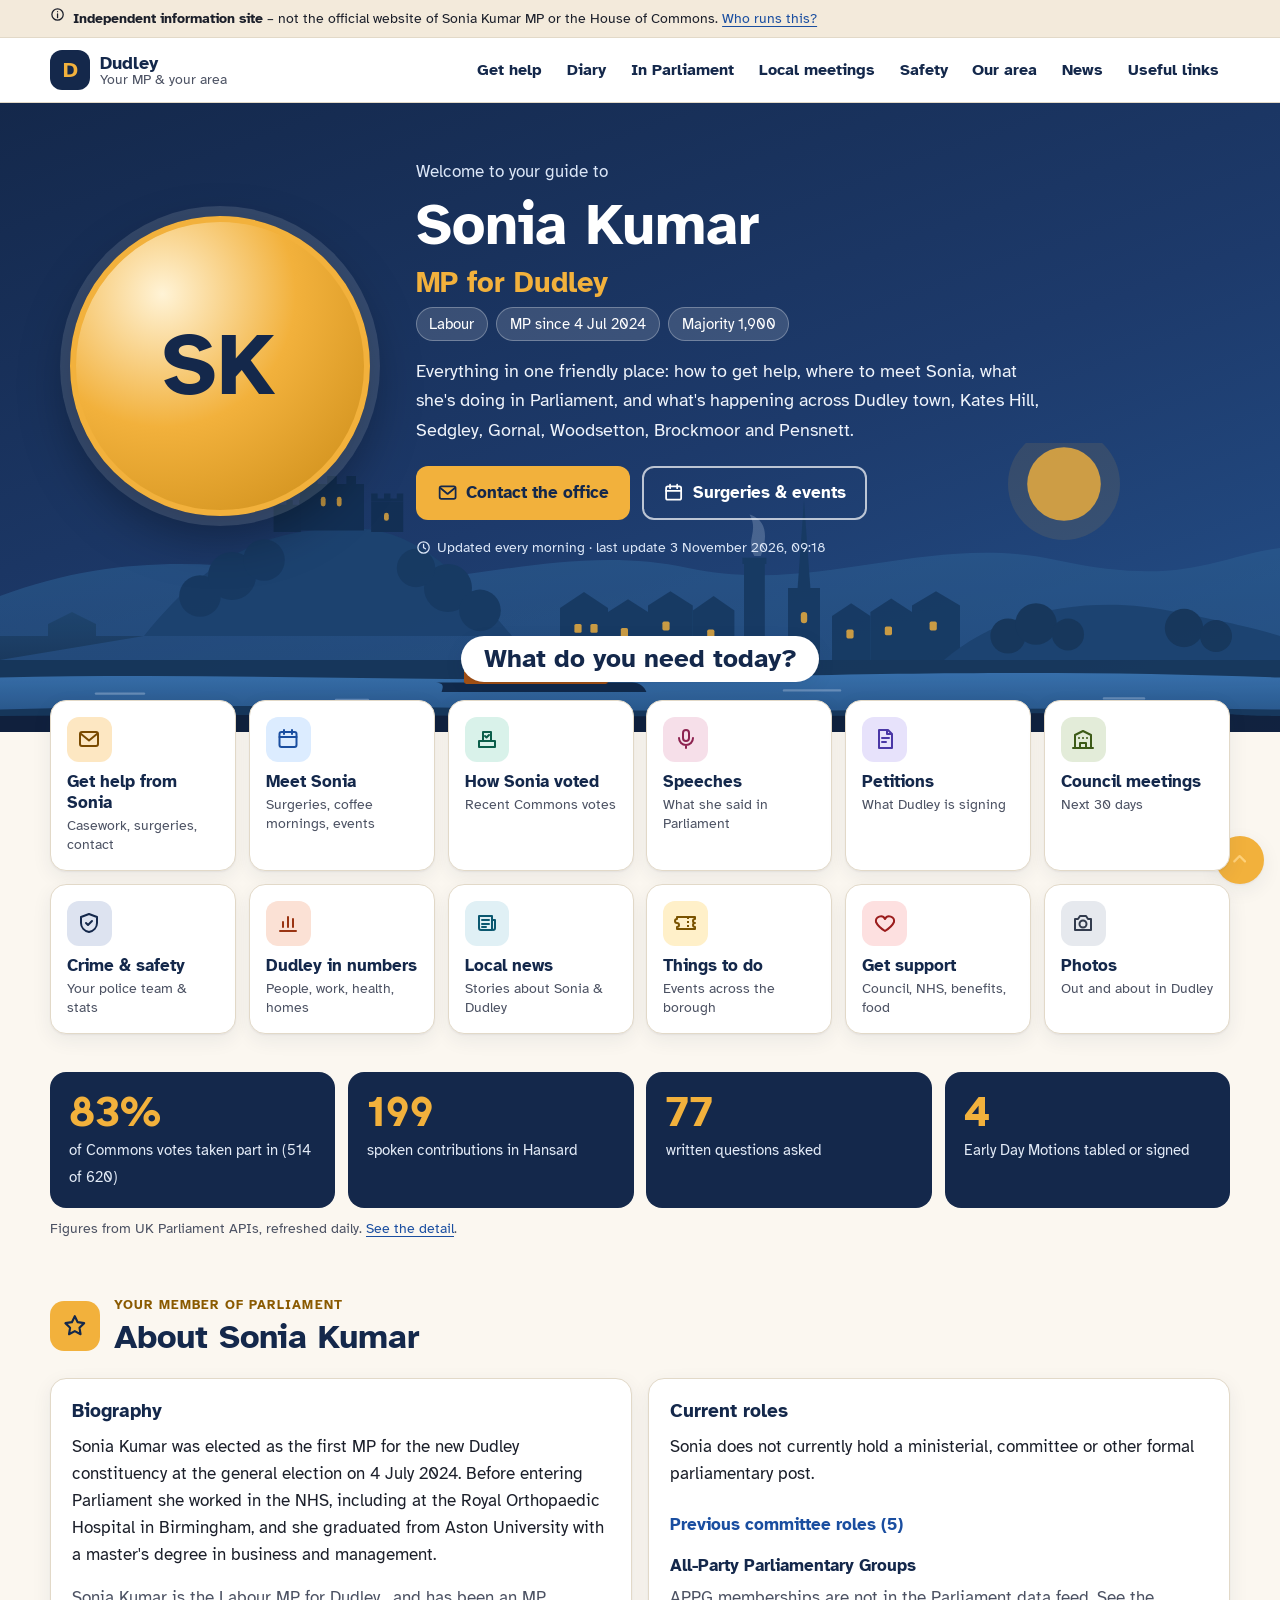
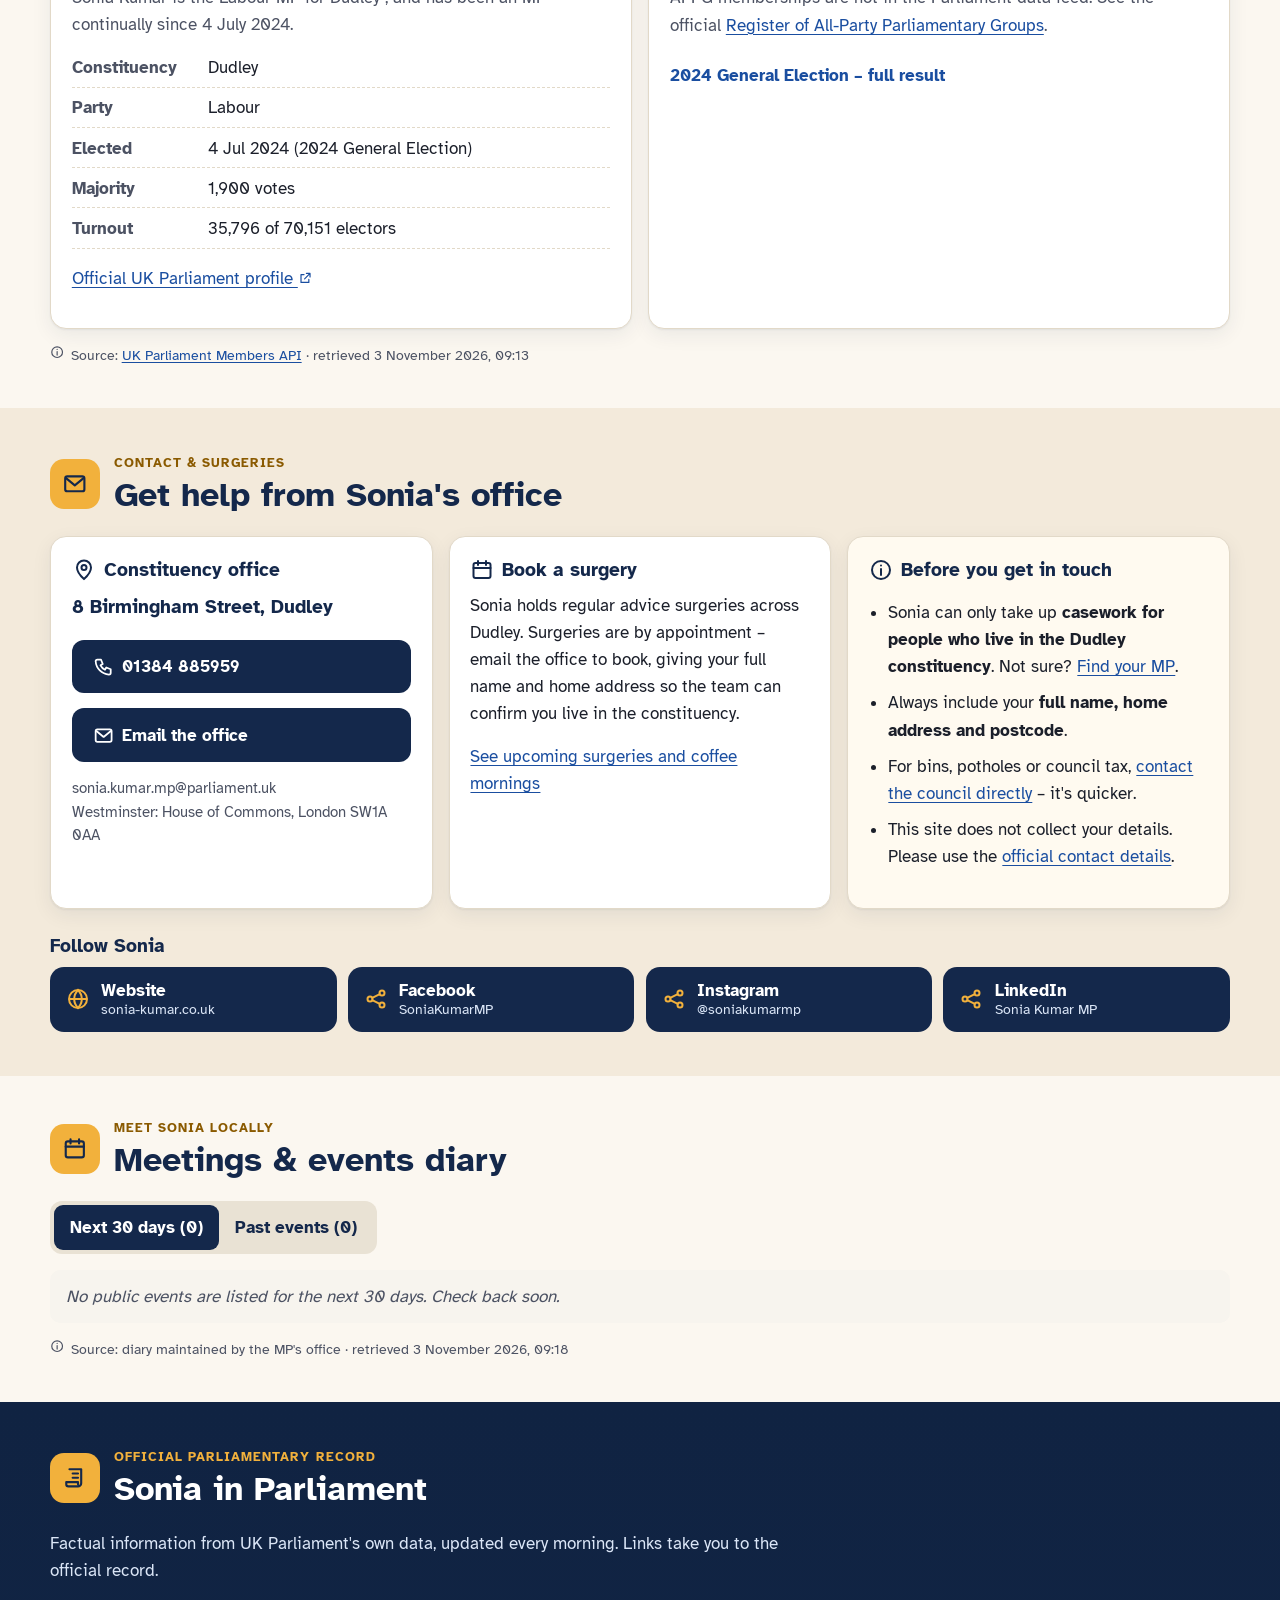
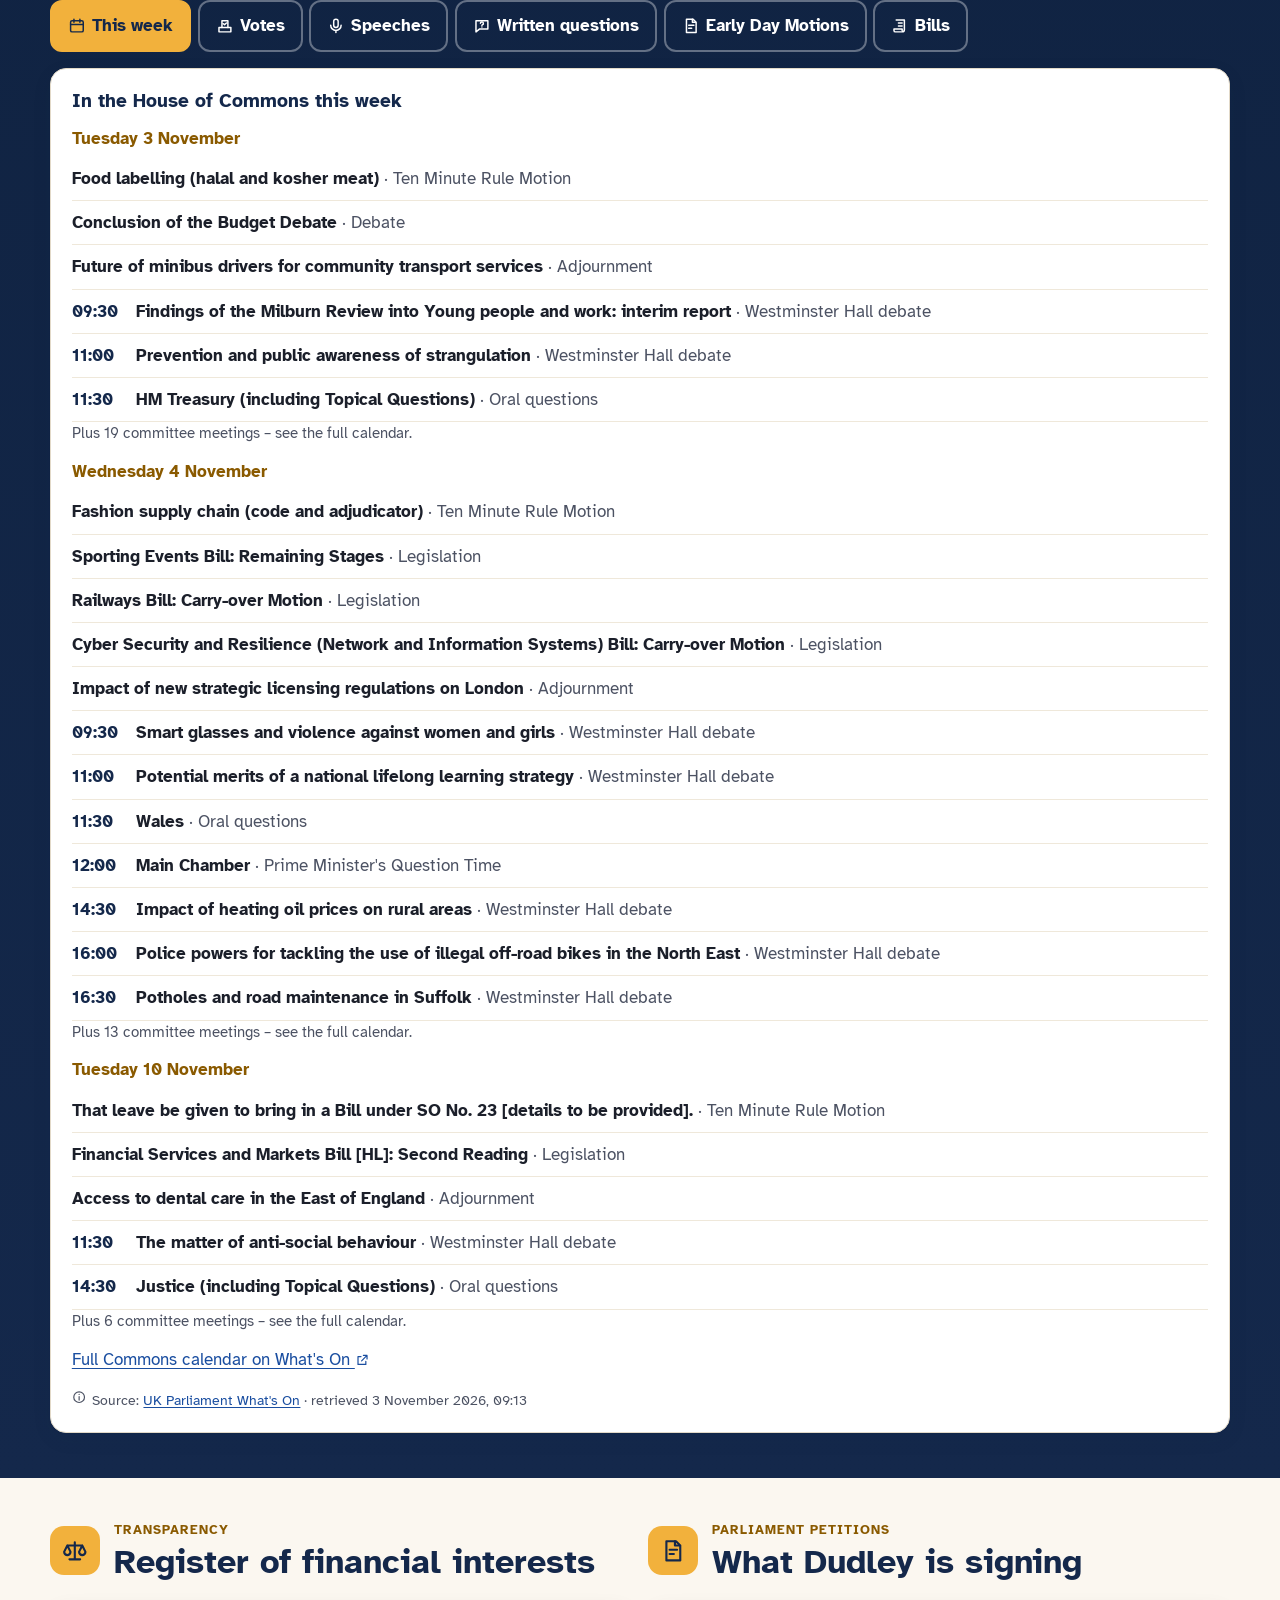
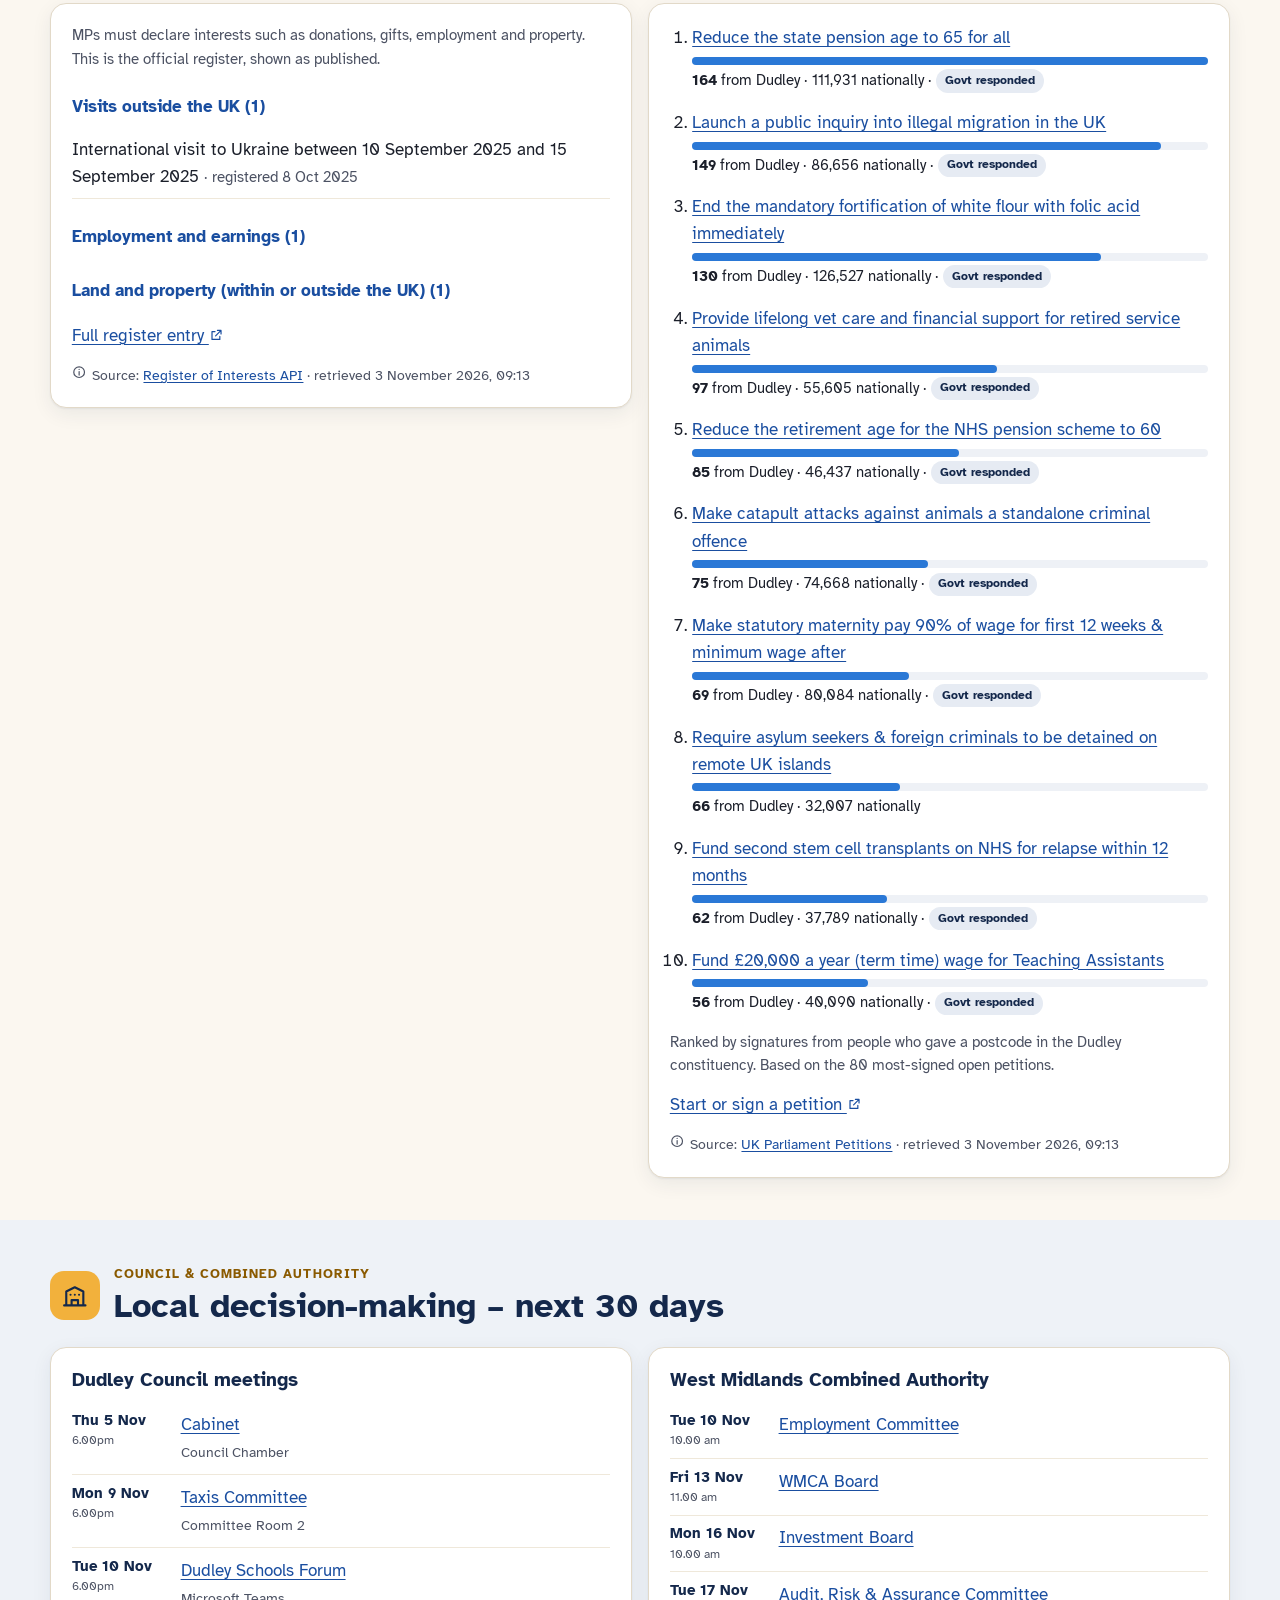
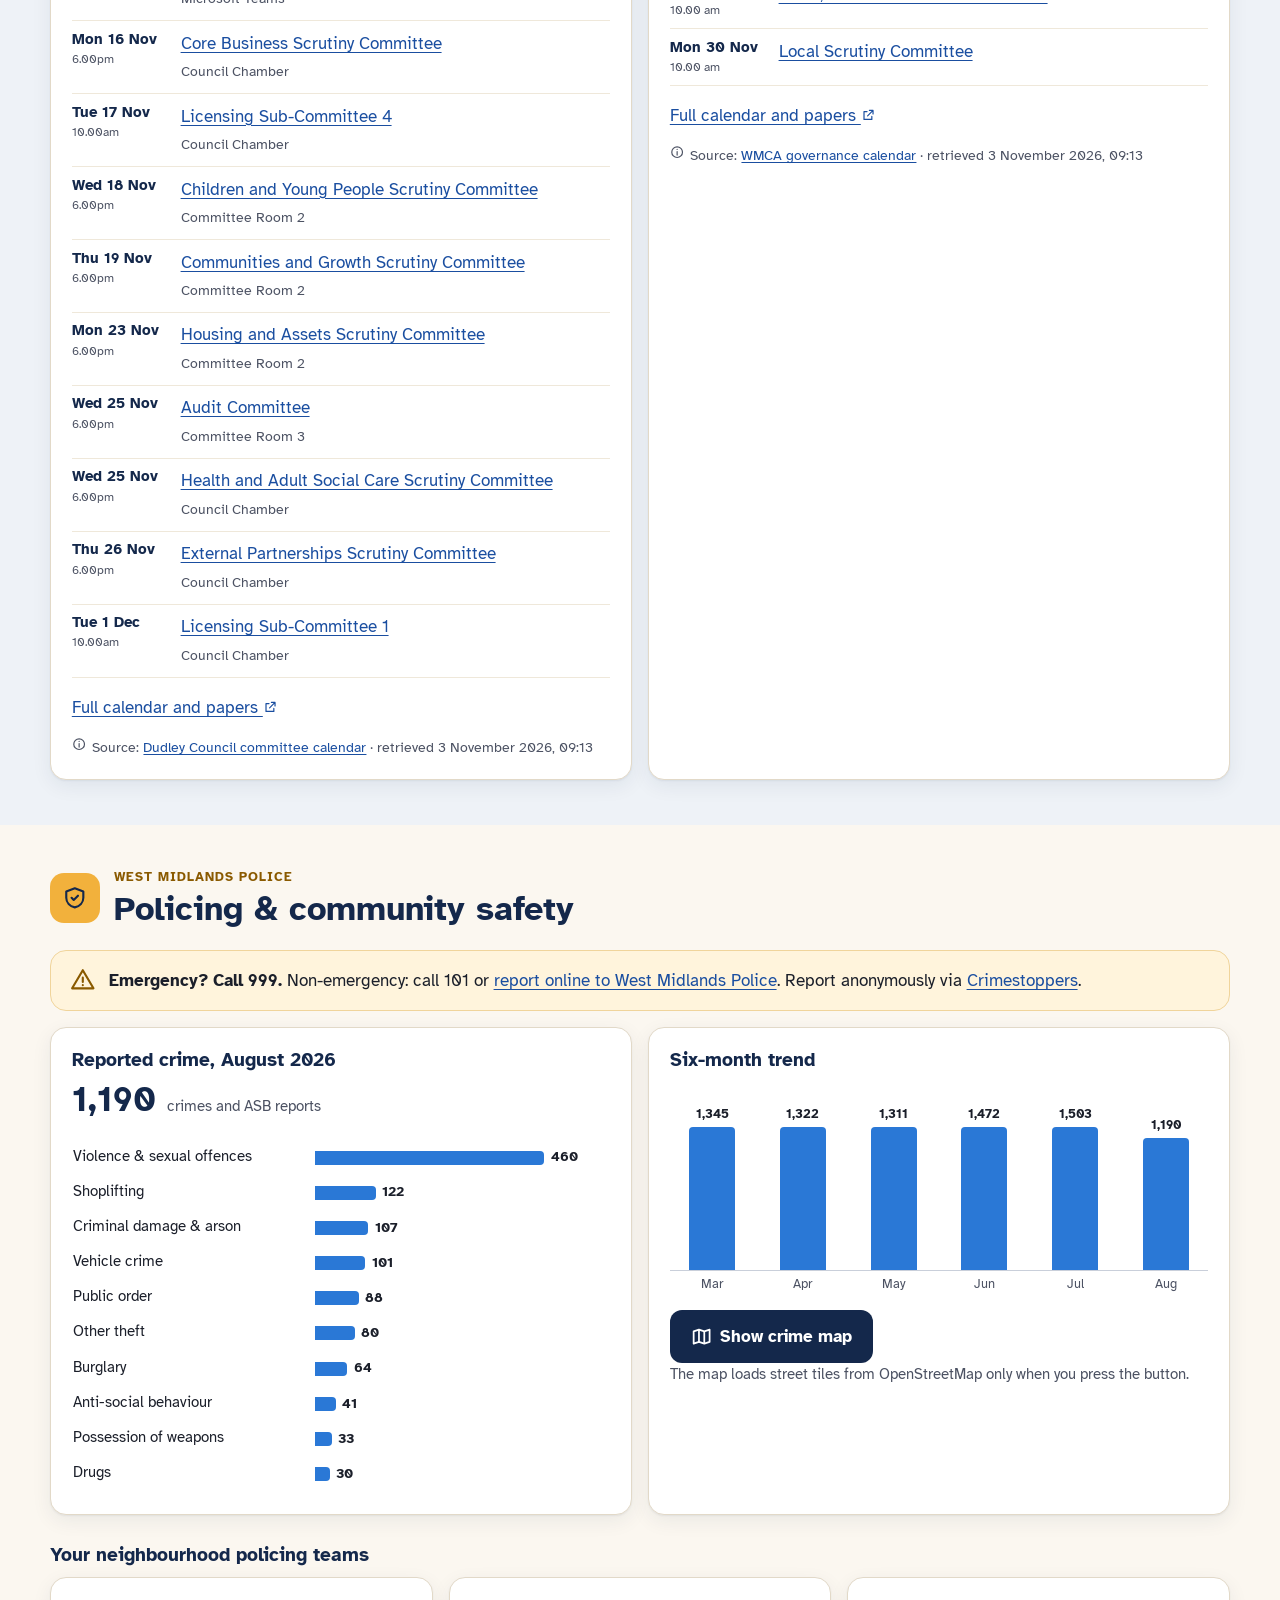
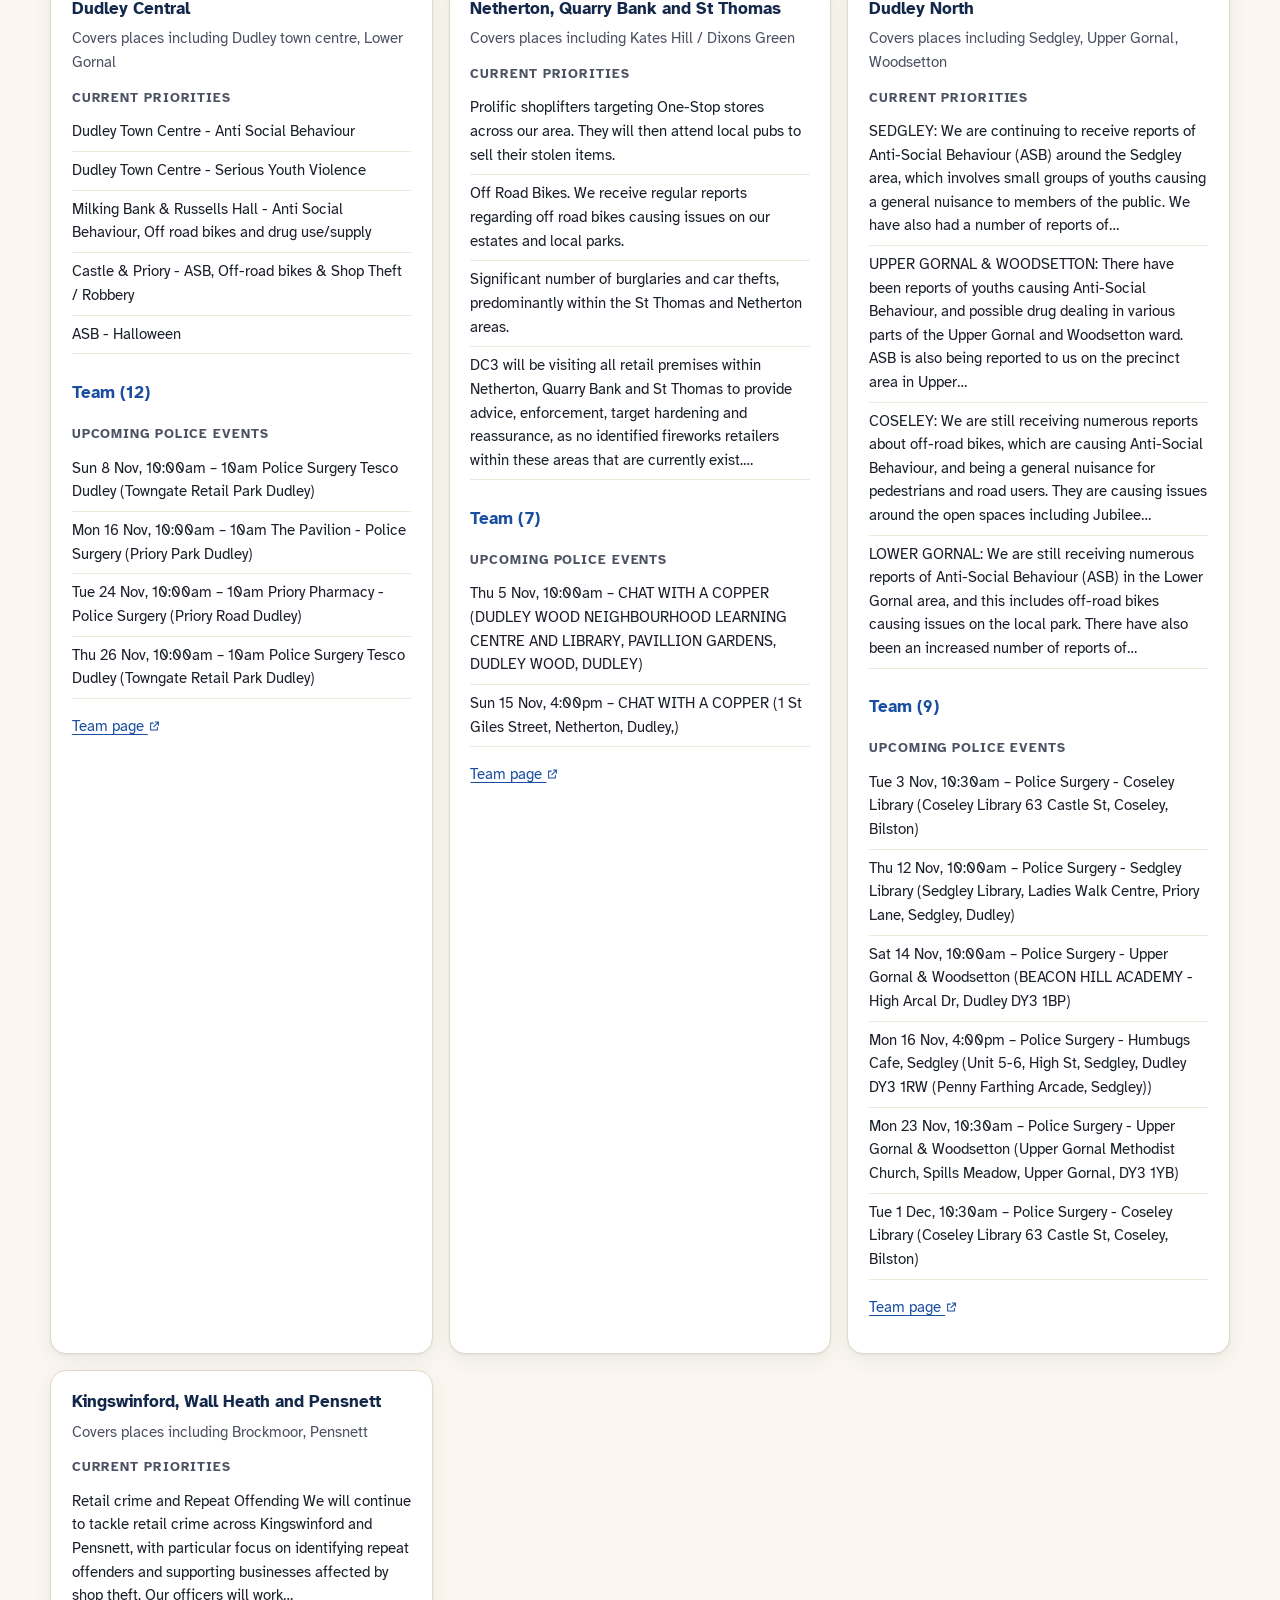
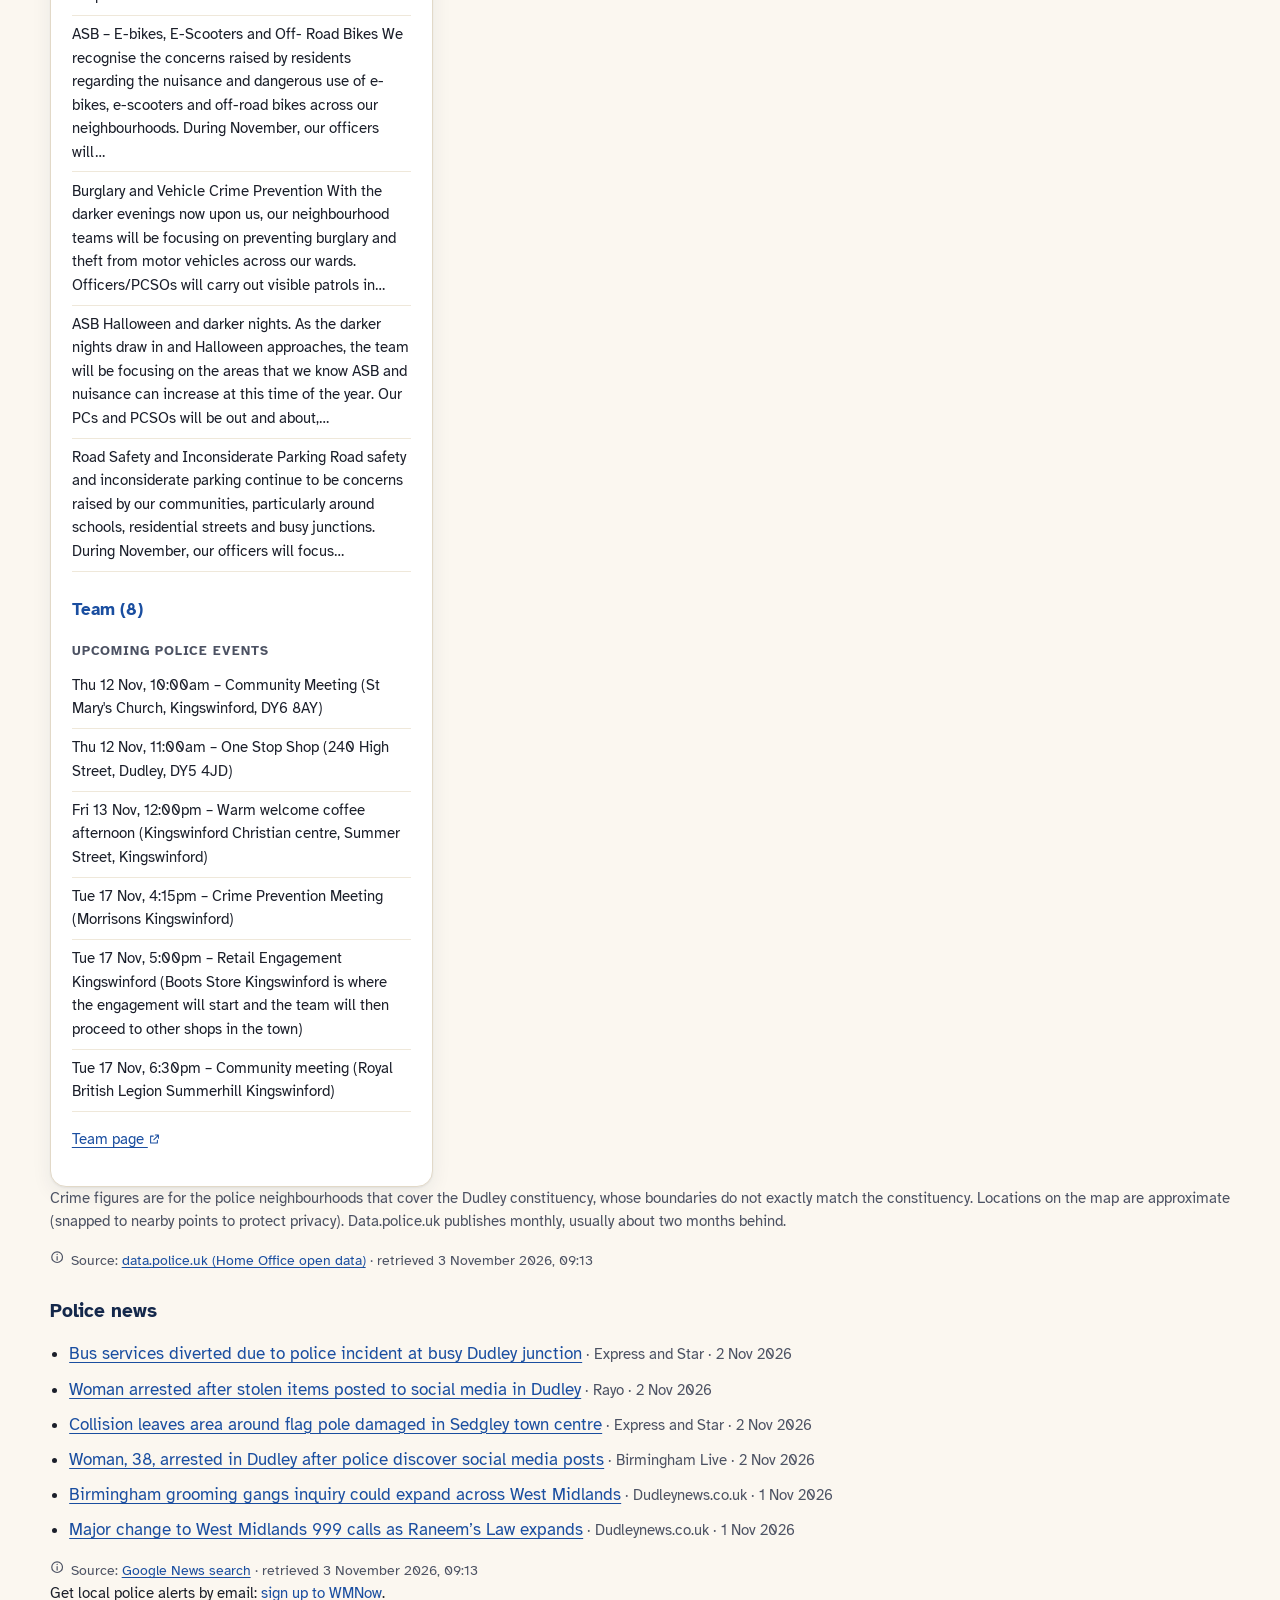
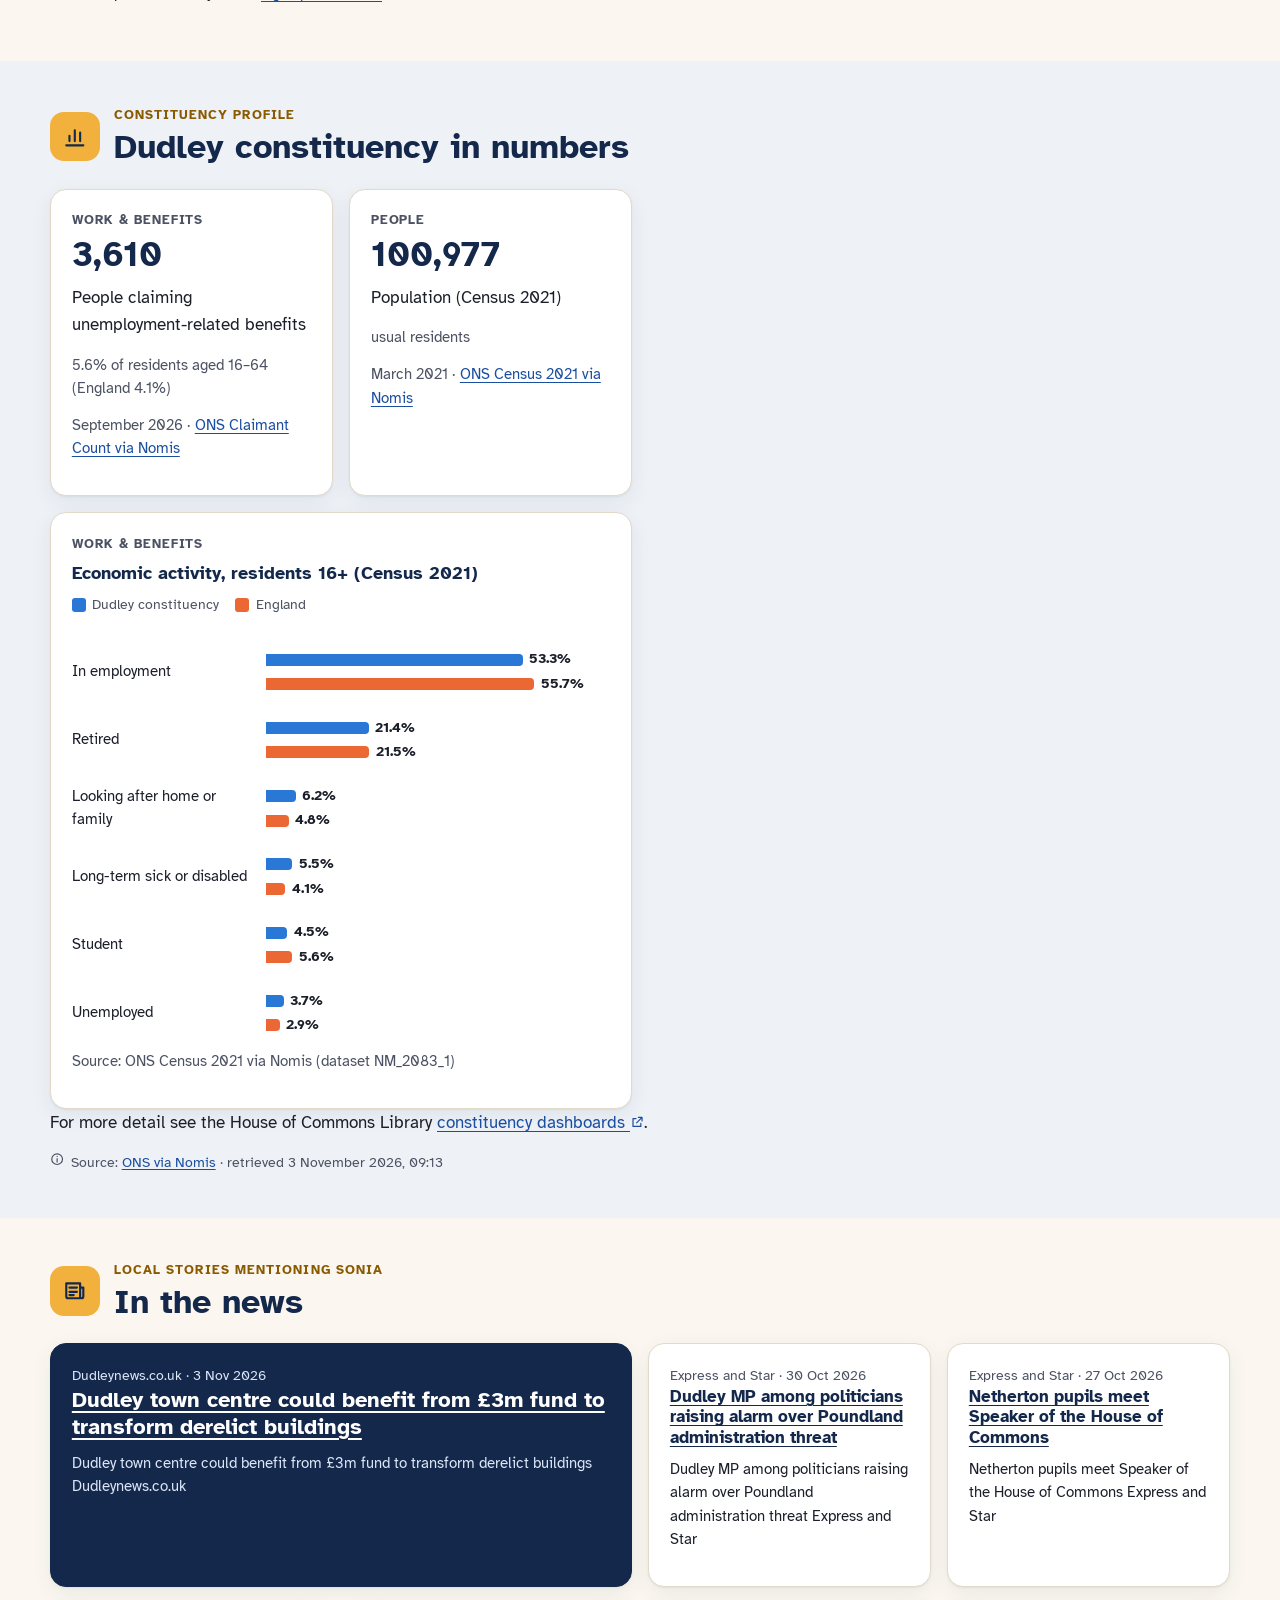
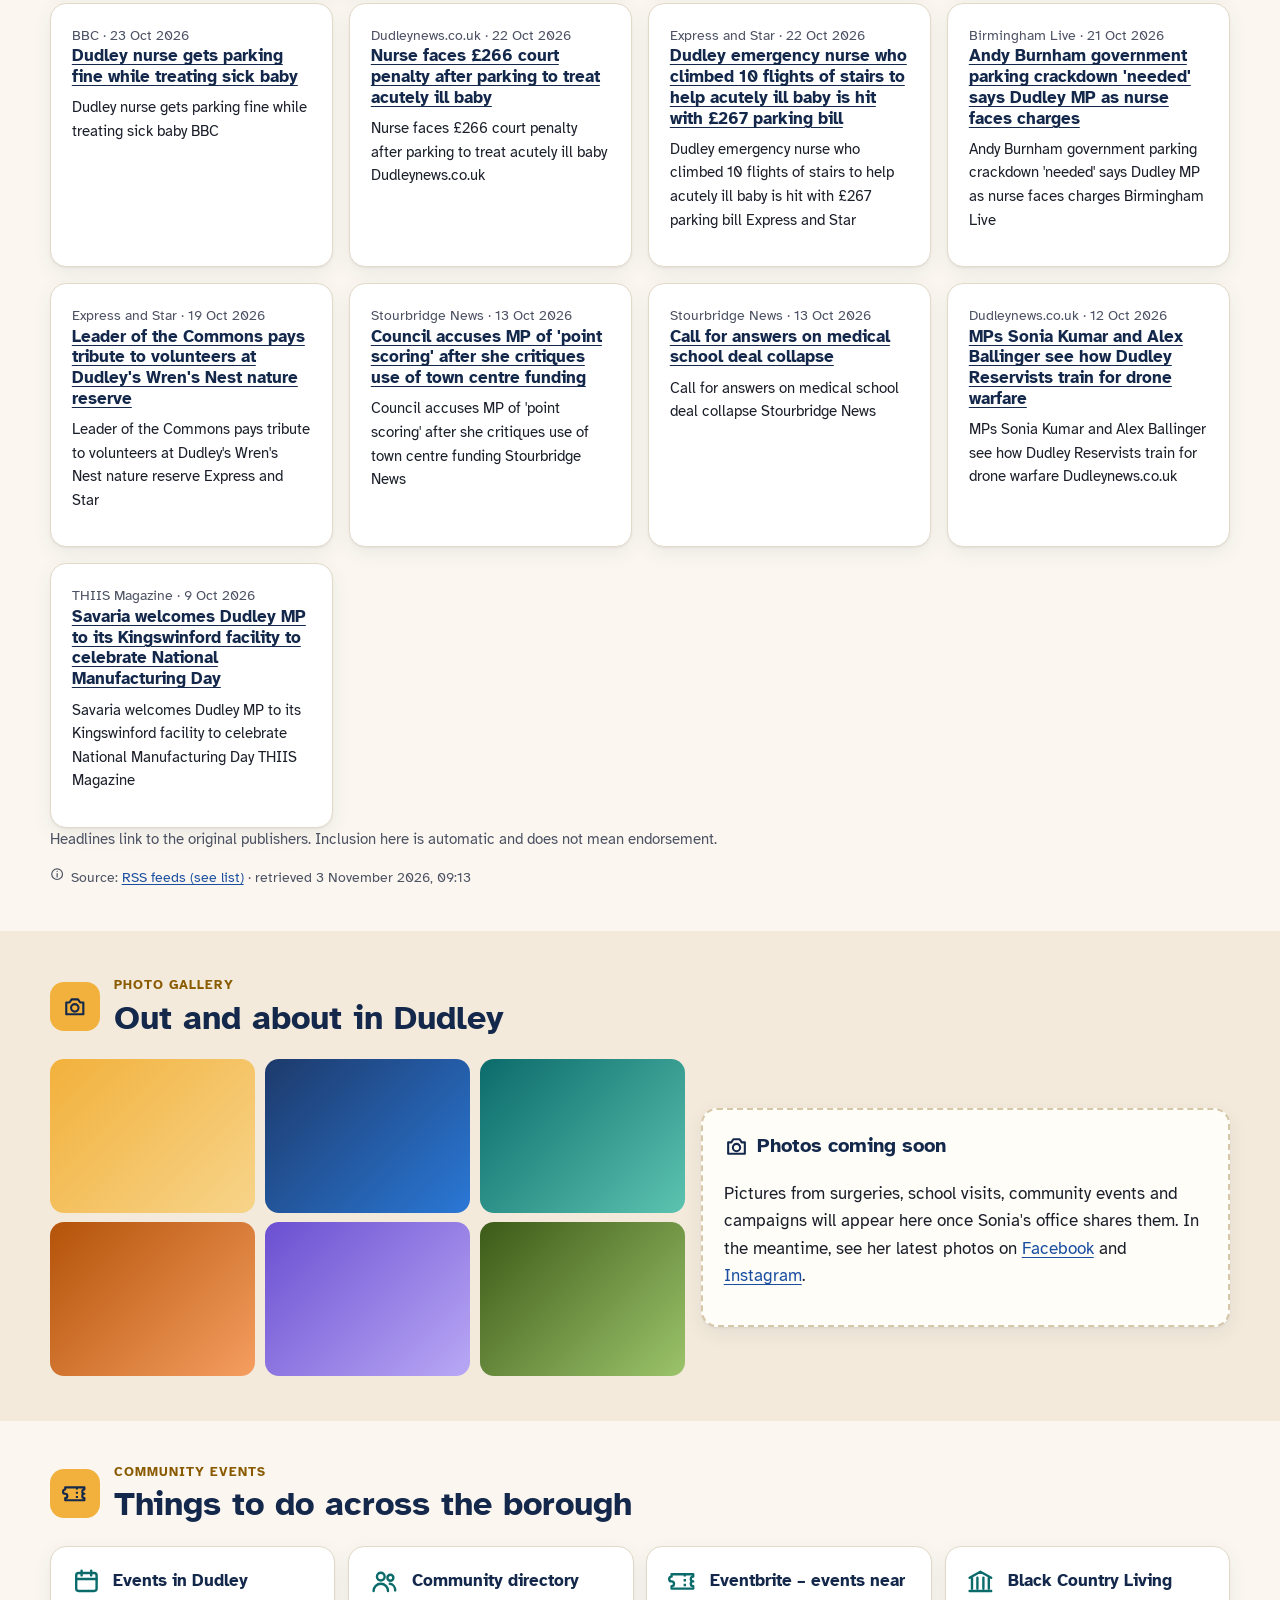
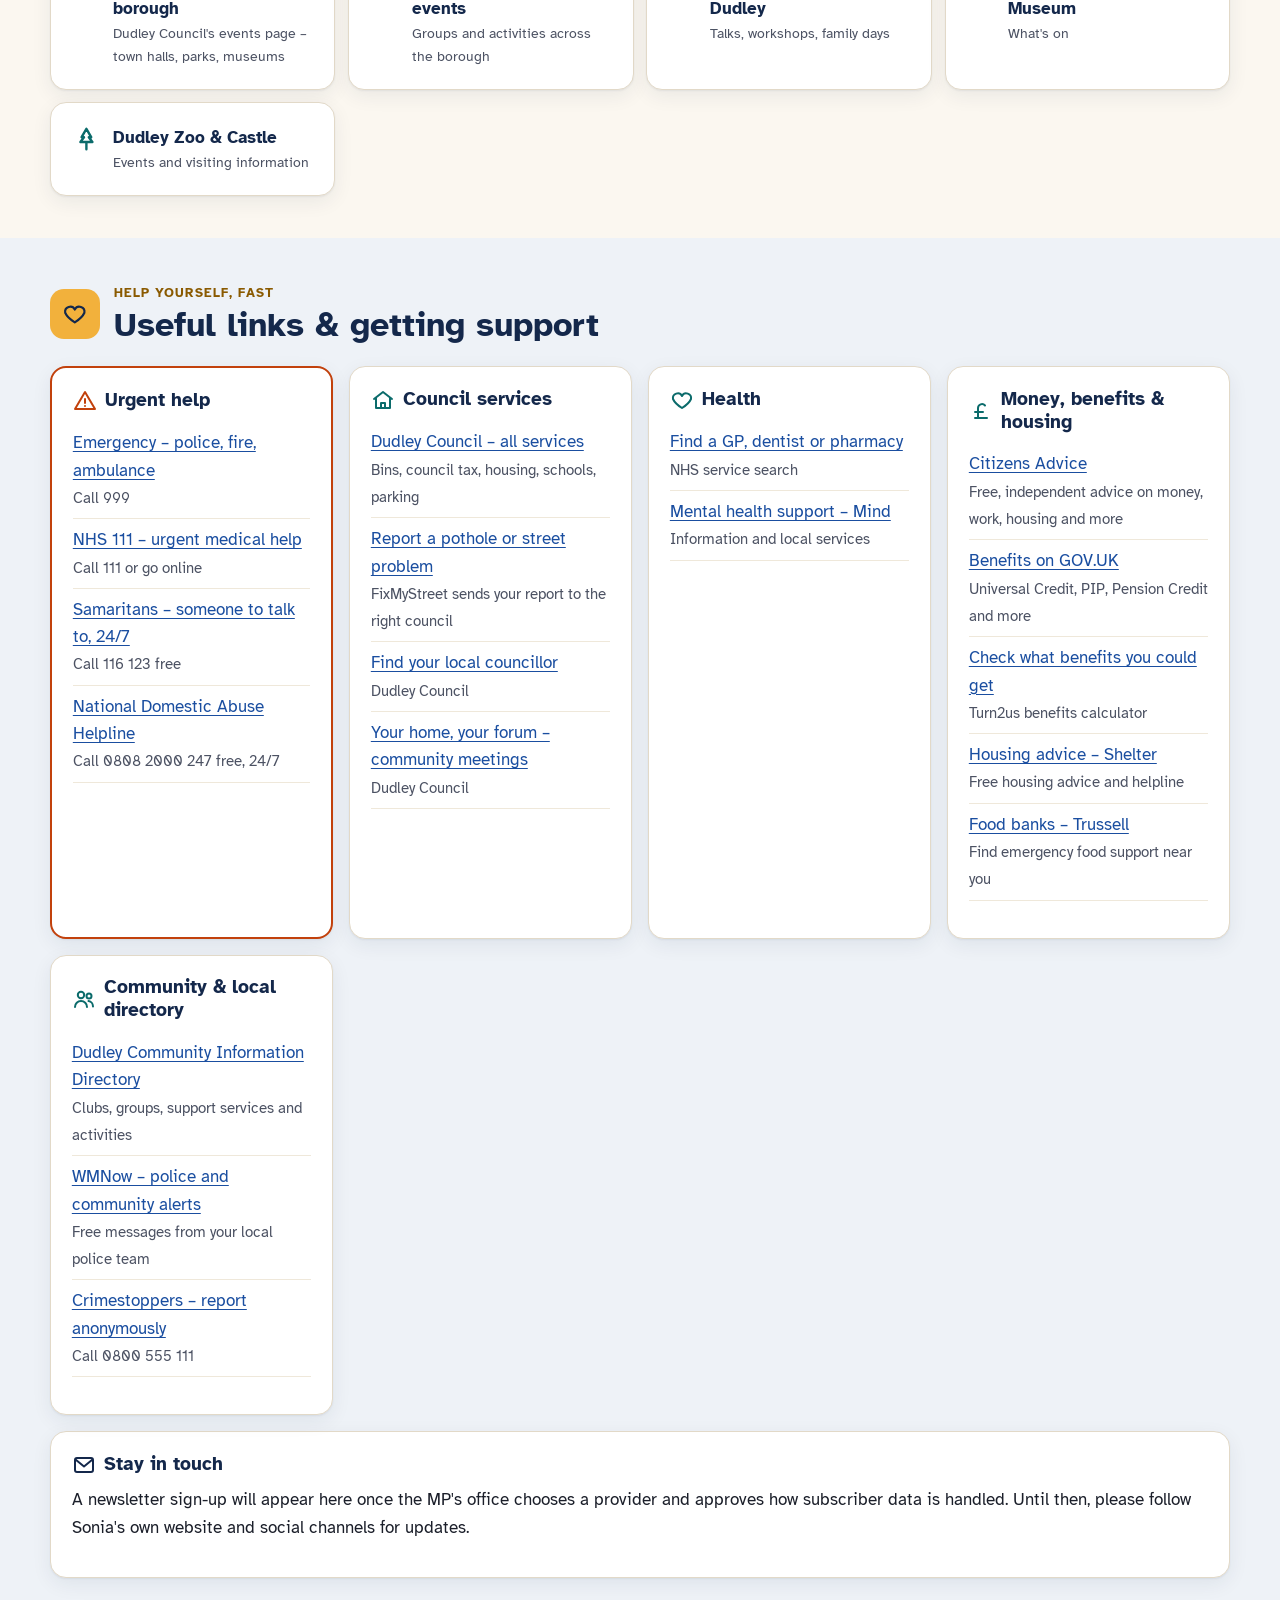
<file: index.html>
<!DOCTYPE html>
<html lang="en-GB" class="no-js">
<head>
<meta charset="utf-8">
<meta name="viewport" content="width=device-width, initial-scale=1">
<title>Sonia Kumar MP – Dudley Constituency Information</title>
<meta name="description" content="Your guide to Dudley's MP, Sonia Kumar: how to get help, surgeries and events, what she's doing in Parliament, local council meetings, policing and useful services. Updated every morning.">
<meta name="theme-color" content="#14284b">
<meta property="og:title" content="Sonia Kumar MP – Dudley Constituency Information">
<meta property="og:description" content="Surgeries, events, Parliament activity, local meetings, policing and help – for everyone in the Dudley constituency.">
<meta property="og:type" content="website">
<link rel="icon" href="assets/img/favicon.svg" type="image/svg+xml">
<link rel="preload" href="assets/fonts/atkinson-hyperlegible-latin-400-normal.woff2" as="font" type="font/woff2" crossorigin>
<link rel="stylesheet" href="assets/css/site.css?v=3November20260918">
</head>
<body>
<svg xmlns="http://www.w3.org/2000/svg" style="display:none">
  <symbol id="i-info" viewBox="0 0 24 24"><g fill="none" stroke="currentColor" stroke-width="2" stroke-linecap="round"><circle cx="12" cy="12" r="9"/><path d="M12 11v6M12 7.5v.01"/></g></symbol>
  <symbol id="i-clock" viewBox="0 0 24 24"><g fill="none" stroke="currentColor" stroke-width="2" stroke-linecap="round"><circle cx="12" cy="12" r="9"/><path d="M12 7v5l3 2"/></g></symbol>
  <symbol id="i-alert" viewBox="0 0 24 24"><g fill="none" stroke="currentColor" stroke-width="2" stroke-linecap="round" stroke-linejoin="round"><path d="M12 3 2 20h20L12 3z"/><path d="M12 10v4M12 17v.01"/></g></symbol>
  <symbol id="i-home" viewBox="0 0 24 24"><g fill="none" stroke="currentColor" stroke-width="2" stroke-linecap="round" stroke-linejoin="round"><path d="M3 11 12 4l9 7"/><path d="M5 10v10h14V10"/><path d="M10 20v-5h4v5"/></g></symbol>
  <symbol id="i-heart" viewBox="0 0 24 24"><path fill="none" stroke="currentColor" stroke-width="2" stroke-linejoin="round" d="M12 20s-7-4.4-9-9a4.8 4.8 0 0 1 9-3 4.8 4.8 0 0 1 9 3c-2 4.6-9 9-9 9z"/></symbol>
  <symbol id="i-pound" viewBox="0 0 24 24"><g fill="none" stroke="currentColor" stroke-width="2" stroke-linecap="round" stroke-linejoin="round"><path d="M16 6.5A4 4 0 0 0 9 9v10M6 19h12M6 13h8"/></g></symbol>
  <symbol id="i-people" viewBox="0 0 24 24"><g fill="none" stroke="currentColor" stroke-width="2" stroke-linecap="round"><circle cx="9" cy="8" r="3.2"/><path d="M3 20c0-3.3 2.7-6 6-6s6 2.7 6 6"/><circle cx="17" cy="9" r="2.5"/><path d="M16.5 14c2.6.3 4.5 2.6 4.5 5.5"/></g></symbol>
  <symbol id="i-calendar" viewBox="0 0 24 24"><g fill="none" stroke="currentColor" stroke-width="2" stroke-linecap="round"><rect x="3.5" y="5" width="17" height="15" rx="2"/><path d="M3.5 10h17M8 3v4M16 3v4"/></g></symbol>
  <symbol id="i-ticket" viewBox="0 0 24 24"><g fill="none" stroke="currentColor" stroke-width="2" stroke-linejoin="round"><path d="M3 8a2 2 0 0 0 0 4v0a2 2 0 0 1 0 4v2h18v-2a2 2 0 0 1 0-4 2 2 0 0 1 0-4V6H3z"/><path d="M14 6v12" stroke-dasharray="2 2"/></g></symbol>
  <symbol id="i-museum" viewBox="0 0 24 24"><g fill="none" stroke="currentColor" stroke-width="2" stroke-linecap="round" stroke-linejoin="round"><path d="M3 9 12 4l9 5M5 9v9M9.5 9v9M14.5 9v9M19 9v9M3 20h18"/></g></symbol>
  <symbol id="i-tree" viewBox="0 0 24 24"><g fill="none" stroke="currentColor" stroke-width="2" stroke-linecap="round" stroke-linejoin="round"><path d="M12 21v-6M7 15h10l-3-4h2l-4-7-4 7h2z"/></g></symbol>
  <symbol id="i-phone" viewBox="0 0 24 24"><path fill="none" stroke="currentColor" stroke-width="2" stroke-linejoin="round" d="M5 4h4l2 5-2.5 1.5a11 11 0 0 0 5 5L15 13l5 2v4a2 2 0 0 1-2 2A16 16 0 0 1 3 6a2 2 0 0 1 2-2z"/></symbol>
  <symbol id="i-mail" viewBox="0 0 24 24"><g fill="none" stroke="currentColor" stroke-width="2" stroke-linejoin="round"><rect x="3" y="5" width="18" height="14" rx="2"/><path d="m3.5 6.5 8.5 7 8.5-7"/></g></symbol>
  <symbol id="i-pin" viewBox="0 0 24 24"><g fill="none" stroke="currentColor" stroke-width="2"><path d="M12 21s-7-6.2-7-11.5a7 7 0 0 1 14 0C19 14.8 12 21 12 21z"/><circle cx="12" cy="9.5" r="2.5"/></g></symbol>
  <symbol id="i-vote" viewBox="0 0 24 24"><g fill="none" stroke="currentColor" stroke-width="2" stroke-linecap="round" stroke-linejoin="round"><path d="M4 14h16v6H4z"/><path d="M8 14V5h8v9M10 9l1.5 1.5L14 8"/></g></symbol>
  <symbol id="i-mic" viewBox="0 0 24 24"><g fill="none" stroke="currentColor" stroke-width="2" stroke-linecap="round"><rect x="9" y="3" width="6" height="11" rx="3"/><path d="M5 11a7 7 0 0 0 14 0M12 18v3"/></g></symbol>
  <symbol id="i-question" viewBox="0 0 24 24"><g fill="none" stroke="currentColor" stroke-width="2" stroke-linecap="round"><path d="M4 5h16v11H9l-5 4z" stroke-linejoin="round"/><path d="M10 8.5a2 2 0 1 1 2.5 2c-.4.2-.5.5-.5 1M12 13.5v.01"/></g></symbol>
  <symbol id="i-scroll" viewBox="0 0 24 24"><g fill="none" stroke="currentColor" stroke-width="2" stroke-linecap="round" stroke-linejoin="round"><path d="M7 4h11v13a3 3 0 0 1-3 3H6a2 2 0 0 1-2-2v-2h11v2"/><path d="M10 8h5M10 12h5"/></g></symbol>
  <symbol id="i-scale" viewBox="0 0 24 24"><g fill="none" stroke="currentColor" stroke-width="2" stroke-linecap="round" stroke-linejoin="round"><path d="M12 4v16M7 20h10M5 7h14M5 7l-3 6a3 3 0 0 0 6 0zM19 7l-3 6a3 3 0 0 0 6 0z"/></g></symbol>
  <symbol id="i-petition" viewBox="0 0 24 24"><g fill="none" stroke="currentColor" stroke-width="2" stroke-linecap="round" stroke-linejoin="round"><path d="M6 3h9l4 4v14H6z"/><path d="M9 11h7M9 15h4M14 3v4h4"/></g></symbol>
  <symbol id="i-building" viewBox="0 0 24 24"><g fill="none" stroke="currentColor" stroke-width="2" stroke-linecap="round" stroke-linejoin="round"><path d="M4 21V8l8-4 8 4v13M2 21h20M9 21v-5h6v5M8 11h.01M12 11h.01M16 11h.01"/></g></symbol>
  <symbol id="i-shield" viewBox="0 0 24 24"><g fill="none" stroke="currentColor" stroke-width="2" stroke-linejoin="round"><path d="M12 3 4 6v6c0 4.5 3.4 8 8 9 4.6-1 8-4.5 8-9V6z"/><path d="m9 12 2 2 4-4" stroke-linecap="round"/></g></symbol>
  <symbol id="i-chart" viewBox="0 0 24 24"><g fill="none" stroke="currentColor" stroke-width="2" stroke-linecap="round"><path d="M4 20h16M7 16v-5M12 16V6M17 16v-8"/></g></symbol>
  <symbol id="i-news" viewBox="0 0 24 24"><g fill="none" stroke="currentColor" stroke-width="2" stroke-linejoin="round"><path d="M4 5h13v14H6a2 2 0 0 1-2-2z"/><path d="M17 9h3v8a2 2 0 0 1-2 2M7 9h7M7 13h7M7 16h4" stroke-linecap="round"/></g></symbol>
  <symbol id="i-link" viewBox="0 0 24 24"><g fill="none" stroke="currentColor" stroke-width="2" stroke-linecap="round"><path d="M10 14a4 4 0 0 0 5.7 0l3-3a4 4 0 0 0-5.7-5.7l-1 1"/><path d="M14 10a4 4 0 0 0-5.7 0l-3 3a4 4 0 0 0 5.7 5.7l1-1"/></g></symbol>
  <symbol id="i-camera" viewBox="0 0 24 24"><g fill="none" stroke="currentColor" stroke-width="2" stroke-linejoin="round"><path d="M4 8h3l2-3h6l2 3h3v11H4z"/><circle cx="12" cy="13" r="3.5"/></g></symbol>
  <symbol id="i-ext" viewBox="0 0 24 24"><g fill="none" stroke="currentColor" stroke-width="2" stroke-linecap="round" stroke-linejoin="round"><path d="M14 4h6v6M20 4l-9 9M18 14v5H5V6h5"/></g></symbol>
  <symbol id="i-up" viewBox="0 0 24 24"><path fill="none" stroke="currentColor" stroke-width="2.5" stroke-linecap="round" stroke-linejoin="round" d="M6 14l6-6 6 6"/></symbol>
  <symbol id="i-globe" viewBox="0 0 24 24"><g fill="none" stroke="currentColor" stroke-width="2"><circle cx="12" cy="12" r="9"/><path d="M3 12h18M12 3c2.5 2.6 3.8 5.6 3.8 9s-1.3 6.4-3.8 9c-2.5-2.6-3.8-5.6-3.8-9S9.5 5.6 12 3z"/></g></symbol>
  <symbol id="i-share" viewBox="0 0 24 24"><g fill="none" stroke="currentColor" stroke-width="2" stroke-linecap="round"><circle cx="6" cy="12" r="2.5"/><circle cx="18" cy="6" r="2.5"/><circle cx="18" cy="18" r="2.5"/><path d="m8.2 10.8 7.6-3.6M8.2 13.2l7.6 3.6"/></g></symbol>
  <symbol id="i-star" viewBox="0 0 24 24"><path fill="none" stroke="currentColor" stroke-width="2" stroke-linejoin="round" d="m12 3 2.7 5.6 6.1.9-4.4 4.3 1 6.1L12 17l-5.4 2.9 1-6.1-4.4-4.3 6.1-.9z"/></symbol>
  <symbol id="i-map" viewBox="0 0 24 24"><g fill="none" stroke="currentColor" stroke-width="2" stroke-linejoin="round"><path d="M3 6l6-2 6 2 6-2v14l-6 2-6-2-6 2z"/><path d="M9 4v14M15 6v14"/></g></symbol>
  <symbol id="i-search" viewBox="0 0 24 24"><g fill="none" stroke="currentColor" stroke-width="2" stroke-linecap="round"><circle cx="11" cy="11" r="6.5"/><path d="m16 16 4.5 4.5"/></g></symbol>
</svg><a class="skip" href="#main">Skip to main content</a>

<aside class="ribbon" aria-label="About this website">
  <div class="wrap">
    <svg class="ico ico-sm" aria-hidden="true" focusable="false"><use href="#i-info"></use></svg>
    <span><strong>Independent information site</strong> – not the official website of Sonia Kumar MP or the House of Commons. <a href="#about-site">Who runs this?</a></span>
  </div>
</aside>

<header class="top">
  <div class="wrap top-in">
    <a class="brand" href="#top" aria-label="Dudley MP Info – back to top">
      <span class="brand-mark" aria-hidden="true">D</span>
      <span class="brand-txt"><span class="brand-1">Dudley</span><span class="brand-2">Your MP &amp; your area</span></span>
    </a>
    <nav aria-label="Main">
      <button class="nav-toggle" aria-expanded="false" aria-controls="nav-list">Menu</button>
      <ul id="nav-list" class="nav-list">
        <li><a href="#contact">Get help</a></li>
        <li><a href="#diary">Diary</a></li>
        <li><a href="#parliament">In Parliament</a></li>
        <li><a href="#local">Local meetings</a></li>
        <li><a href="#safety">Safety</a></li>
        <li><a href="#area">Our area</a></li>
        <li><a href="#news">News</a></li>
        <li><a href="#help">Useful links</a></li>
      </ul>
    </nav>
  </div>
</header>

<main id="main" tabindex="-1">

<!-- ========================= HERO ========================= -->
<section class="hero" id="top" aria-labelledby="hero-h">
  <div class="hero-art" aria-hidden="true"></div>
  <div class="wrap hero-in">
    <div class="hero-photo">
        <div class="photo-ph" role="img" aria-label="Photo of Sonia Kumar to be supplied by her office">
          <span>SK</span>
        </div>
    </div>
    <div class="hero-txt">
      <p class="hello">Welcome to your guide to</p>
      <h1 id="hero-h">Sonia Kumar <span>MP for Dudley</span></h1>
      <ul class="chips" aria-label="Key facts">
        <li>Labour</li>
        <li>MP since 4 Jul 2024</li>
<li>Majority 1,900</li>      </ul>
      <p class="lede">Everything in one friendly place: how to get help, where to meet Sonia, what she's doing in Parliament, and what's happening across Dudley town, Kates Hill, Sedgley, Gornal, Woodsetton, Brockmoor and Pensnett.</p>
      <div class="cta">
        <a class="btn btn-gold" href="#contact"><svg class="ico" aria-hidden="true" focusable="false"><use href="#i-mail"></use></svg> Contact the office</a>
        <a class="btn btn-ghost" href="#diary"><svg class="ico" aria-hidden="true" focusable="false"><use href="#i-calendar"></use></svg> Surgeries &amp; events</a>
      </div>
      <p class="updated"><svg class="ico ico-sm" aria-hidden="true" focusable="false"><use href="#i-clock"></use></svg> Updated every morning · last update 3 November 2026, 09:18</p>
    </div>
  </div>
</section>

<!-- ===================== FIND IT FAST ===================== -->
<section class="wrap quick" aria-labelledby="quick-h">
  <h2 id="quick-h" class="center-h">What do you need today?</h2>
  <ul class="tiles">
    <li><a class="tile t1" href="#contact"><span class="tile-ico"><svg class="ico" aria-hidden="true" focusable="false"><use href="#i-mail"></use></svg></span><span class="tile-t">Get help from Sonia</span><span class="tile-s">Casework, surgeries, contact</span></a></li>
    <li><a class="tile t2" href="#diary"><span class="tile-ico"><svg class="ico" aria-hidden="true" focusable="false"><use href="#i-calendar"></use></svg></span><span class="tile-t">Meet Sonia</span><span class="tile-s">Surgeries, coffee mornings, events</span></a></li>
    <li><a class="tile t3" href="#votes"><span class="tile-ico"><svg class="ico" aria-hidden="true" focusable="false"><use href="#i-vote"></use></svg></span><span class="tile-t">How Sonia voted</span><span class="tile-s">Recent Commons votes</span></a></li>
    <li><a class="tile t4" href="#speeches"><span class="tile-ico"><svg class="ico" aria-hidden="true" focusable="false"><use href="#i-mic"></use></svg></span><span class="tile-t">Speeches</span><span class="tile-s">What she said in Parliament</span></a></li>
    <li><a class="tile t5" href="#petitions"><span class="tile-ico"><svg class="ico" aria-hidden="true" focusable="false"><use href="#i-petition"></use></svg></span><span class="tile-t">Petitions</span><span class="tile-s">What Dudley is signing</span></a></li>
    <li><a class="tile t6" href="#local"><span class="tile-ico"><svg class="ico" aria-hidden="true" focusable="false"><use href="#i-building"></use></svg></span><span class="tile-t">Council meetings</span><span class="tile-s">Next 30 days</span></a></li>
    <li><a class="tile t7" href="#safety"><span class="tile-ico"><svg class="ico" aria-hidden="true" focusable="false"><use href="#i-shield"></use></svg></span><span class="tile-t">Crime &amp; safety</span><span class="tile-s">Your police team &amp; stats</span></a></li>
    <li><a class="tile t8" href="#area"><span class="tile-ico"><svg class="ico" aria-hidden="true" focusable="false"><use href="#i-chart"></use></svg></span><span class="tile-t">Dudley in numbers</span><span class="tile-s">People, work, health, homes</span></a></li>
    <li><a class="tile t9" href="#news"><span class="tile-ico"><svg class="ico" aria-hidden="true" focusable="false"><use href="#i-news"></use></svg></span><span class="tile-t">Local news</span><span class="tile-s">Stories about Sonia &amp; Dudley</span></a></li>
    <li><a class="tile t10" href="#events"><span class="tile-ico"><svg class="ico" aria-hidden="true" focusable="false"><use href="#i-ticket"></use></svg></span><span class="tile-t">Things to do</span><span class="tile-s">Events across the borough</span></a></li>
    <li><a class="tile t11" href="#help"><span class="tile-ico"><svg class="ico" aria-hidden="true" focusable="false"><use href="#i-heart"></use></svg></span><span class="tile-t">Get support</span><span class="tile-s">Council, NHS, benefits, food</span></a></li>
    <li><a class="tile t12" href="#gallery"><span class="tile-ico"><svg class="ico" aria-hidden="true" focusable="false"><use href="#i-camera"></use></svg></span><span class="tile-t">Photos</span><span class="tile-s">Out and about in Dudley</span></a></li>
  </ul>
</section>

<!-- ===================== AT A GLANCE ====================== -->
<section class="glance" aria-labelledby="glance-h">
  <div class="wrap">
    <h2 id="glance-h" class="visually-hidden">Sonia Kumar at a glance</h2>
    <ul class="stats">
      <li><span class="stat-n">83%</span><span class="stat-l">of Commons votes taken part in (514 of 620)</span></li>
      <li><span class="stat-n">199</span><span class="stat-l">spoken contributions in Hansard</span></li>
      <li><span class="stat-n">77</span><span class="stat-l">written questions asked</span></li>
      <li><span class="stat-n">4</span><span class="stat-l">Early Day Motions tabled or signed</span></li>
    </ul>
    <p class="glance-src">Figures from UK Parliament APIs, refreshed daily. <a href="#parliament">See the detail</a>.</p>
  </div>
</section>

<!-- ======================= ABOUT ========================== -->
<section class="wrap sec" id="about" aria-labelledby="about-h">
  <header class="sec-head ">
  <span class="sec-ico"><svg class="ico" aria-hidden="true" focusable="false"><use href="#i-star"></use></svg></span>
  <div>
<p class="kicker">Your Member of Parliament</p>    <h2 id="about-h">About Sonia Kumar</h2>
  </div>
</header>
  <div class="grid-2">
    <div class="card">
      <h3>Biography</h3>
      <p>Sonia Kumar was elected as the first MP for the new Dudley constituency at the general election on 4 July 2024. Before entering Parliament she worked in the NHS, including at the Royal Orthopaedic Hospital in Birmingham, and she graduated from Aston University with a master&#39;s degree in business and management.</p>
<p class="muted">Sonia Kumar is the Labour MP for Dudley , and has been an MP continually since 4 July 2024.</p>      <dl class="facts">
        <div><dt>Constituency</dt><dd>Dudley</dd></div>
        <div><dt>Party</dt><dd>Labour</dd></div>
        <div><dt>Elected</dt><dd>4 Jul 2024 (2024 General Election)</dd></div>
        <div><dt>Majority</dt><dd>1,900 votes</dd></div>
<div><dt>Turnout</dt><dd>35,796 of 70,151 electors</dd></div>      </dl>
      <p><a href="https://members.parliament.uk/member/5274">Official UK Parliament profile <svg class="ico ico-xs" aria-hidden="true" focusable="false"><use href="#i-ext"></use></svg></a></p>
    </div>
    <div class="card">
      <h3>Current roles</h3>
<p>Sonia does not currently hold a ministerial, committee or other formal parliamentary post.</p>      <details class="more"><summary>Previous committee roles (5)</summary>
        <ul class="roles"><li>Business, Innovation, Science and Trade Committee <span class="muted">· 21 Oct 2024 – 13 Apr 2026</span></li><li>Terrorism (Protection of Premises) Bill: Programming sub committee <span class="muted">· 23 Oct 2024 – 31 Oct 2024</span></li><li>Terrorism (Protection of Premises) Bill <span class="muted">· 23 Oct 2024 – 31 Oct 2024</span></li><li>Data (Use and Access) Bill [HL] <span class="muted">· 26 Feb 2025 – 11 Mar 2025</span></li><li>Business, Innovation, Science and Trade Sub-Committee on Economic Security, Arms and Export Controls <span class="muted">· 5 Mar 2025 – 13 May 2026</span></li></ul>
      </details>
      <h4>All-Party Parliamentary Groups</h4>
      <p class="muted">APPG memberships are not in the Parliament data feed. See the official <a href="https://www.parliament.uk/mps-lords-and-offices/standards-and-financial-interests/parliamentary-commissioner-for-standards/registers-of-interests/register-of-all-party-party-parliamentary-groups/">Register of All-Party Parliamentary Groups</a>.</p>
      <details class="more"><summary>2024 General Election – full result</summary>
        <table class="tbl"><caption class="visually-hidden">Election result</caption>
          <thead><tr><th scope="col">Candidate</th><th scope="col">Party</th><th scope="col" class="r">Votes</th><th scope="col" class="r">Share</th></tr></thead>
          <tbody><tr><td>Sonia Kumar</td><td>Labour</td><td class="r">12,215</td><td class="r">0.3412392446083361%</td></tr><tr><td>Marco Longhi</td><td>Conservative</td><td class="r">10,315</td><td class="r">0.2881606883450665%</td></tr><tr><td>Andrew Southall</td><td>Reform UK</td><td class="r">9,442</td><td class="r">0.2637724885462063%</td></tr><tr><td>Zia Qari</td><td>Green Party</td><td class="r">1,154</td><td class="r">0.03223823890937535%</td></tr><tr><td>Ian Flynn</td><td>Liberal Democrat</td><td class="r">1,056</td><td class="r">0.02950050284948039%</td></tr><tr><td>Shakeela Bibi</td><td>Independent</td><td class="r">857</td><td class="r">0.02394122248295899%</td></tr><tr><td>Aftab Hussain</td><td>Workers Party of Britain</td><td class="r">621</td><td class="r">0.01734830707341602%</td></tr><tr><td>Dharmanand Mortha</td><td>Independent</td><td class="r">136</td><td class="r">0.003799307185160353%</td></tr></tbody>
        </table>
      </details>
    </div>
  </div>
  <p class="src">
  <svg class="ico ico-sm" aria-hidden="true" focusable="false"><use href="#i-info"></use></svg>
  <span>Source:
<a href="https://members.parliament.uk/member/5274">UK Parliament Members API</a> · retrieved 3 November 2026, 09:13</span>
</p>

</section>

<!-- ====================== CONTACT ========================= -->
<section class="band band-warm" id="contact" aria-labelledby="contact-h">
<div class="wrap sec">
  <header class="sec-head ">
  <span class="sec-ico"><svg class="ico" aria-hidden="true" focusable="false"><use href="#i-mail"></use></svg></span>
  <div>
<p class="kicker">Contact &amp; surgeries</p>    <h2 id="contact-h">Get help from Sonia&#39;s office</h2>
  </div>
</header>
  <div class="grid-3">
    <div class="card card-contact">
      <h3><svg class="ico" aria-hidden="true" focusable="false"><use href="#i-pin"></use></svg> Constituency office</h3>
      <p class="big">8 Birmingham Street, Dudley</p>
      <p><a class="btn btn-navy btn-block" href="tel:01384885959"><svg class="ico" aria-hidden="true" focusable="false"><use href="#i-phone"></use></svg> 01384 885959</a></p>
      <p><a class="btn btn-navy btn-block" href="mailto:sonia.kumar.mp@parliament.uk"><svg class="ico" aria-hidden="true" focusable="false"><use href="#i-mail"></use></svg> Email the office</a></p>
      <p class="muted small">sonia.kumar.mp@parliament.uk<br>Westminster: House of Commons, London SW1A 0AA</p>
    </div>
    <div class="card">
      <h3><svg class="ico" aria-hidden="true" focusable="false"><use href="#i-calendar"></use></svg> Book a surgery</h3>
      <p>Sonia holds regular advice surgeries across Dudley. Surgeries are by appointment – email the office to book, giving your full name and home address so the team can confirm you live in the constituency.</p>
      <p><a href="#diary">See upcoming surgeries and coffee mornings</a></p>
    </div>
    <div class="card card-note">
      <h3><svg class="ico" aria-hidden="true" focusable="false"><use href="#i-info"></use></svg> Before you get in touch</h3>
      <ul class="ticks">
        <li>Sonia can only take up <strong>casework for people who live in the Dudley constituency</strong>. Not sure? <a href="https://members.parliament.uk/FindYourMP">Find your MP</a>.</li>
        <li>Always include your <strong>full name, home address and postcode</strong>.</li>
        <li>For bins, potholes or council tax, <a href="#help">contact the council directly</a> – it's quicker.</li>
        <li>This site does not collect your details. Please use the <a href="https://members.parliament.uk/member/5274/contact">official contact details</a>.</li>
      </ul>
    </div>
  </div>
  <div class="follow">
    <h3>Follow Sonia</h3>
    <ul class="follow-list">
      <li><a href="https://sonia-kumar.co.uk/"><svg class="ico" aria-hidden="true" focusable="false"><use href="#i-globe"></use></svg><span>Website<small>sonia-kumar.co.uk</small></span></a></li>
<li><a href="https://www.facebook.com/SoniaKumarMP"><svg class="ico" aria-hidden="true" focusable="false"><use href="#i-share"></use></svg><span>Facebook<small>SoniaKumarMP</small></span></a></li><li><a href="https://www.instagram.com/soniakumarmp/"><svg class="ico" aria-hidden="true" focusable="false"><use href="#i-share"></use></svg><span>Instagram<small>@soniakumarmp</small></span></a></li><li><a href="https://www.linkedin.com/company/soniakumarmp/"><svg class="ico" aria-hidden="true" focusable="false"><use href="#i-share"></use></svg><span>LinkedIn<small>Sonia Kumar MP</small></span></a></li>    </ul>
  </div>
</div>
</section>

<!-- ======================= DIARY ========================== -->
<section class="wrap sec" id="diary" aria-labelledby="diary-h">
  <header class="sec-head ">
  <span class="sec-ico"><svg class="ico" aria-hidden="true" focusable="false"><use href="#i-calendar"></use></svg></span>
  <div>
<p class="kicker">Meet Sonia locally</p>    <h2 id="diary-h">Meetings &amp; events diary</h2>
  </div>
</header>
    <div class="seg" role="group" aria-label="Show events">
      <button type="button" class="seg-btn" aria-pressed="true" data-show="upcoming">Next 30 days (0)</button>
      <button type="button" class="seg-btn" aria-pressed="false" data-show="past">Past events (0)</button>
    </div>
    <div data-panel="upcoming">
<p class="empty">No public events are listed for the next 30 days. Check back soon.</p>    </div>
    <div data-panel="past" hidden>
<p class="empty">Past events will be archived here.</p>    </div>
  <p class="src"><svg class="ico ico-sm" aria-hidden="true" focusable="false"><use href="#i-info"></use></svg> <span>Source: diary maintained by the MP's office · retrieved 3 November 2026, 09:18</span></p>
</section>

<!-- ===================== PARLIAMENT ======================= -->
<section class="band band-parl" id="parliament" aria-labelledby="parliament-h">
<div class="wrap sec">
  <header class="sec-head on-dark">
  <span class="sec-ico"><svg class="ico" aria-hidden="true" focusable="false"><use href="#i-scroll"></use></svg></span>
  <div>
<p class="kicker">Official parliamentary record</p>    <h2 id="parliament-h">Sonia in Parliament</h2>
  </div>
</header>
  <p class="on-dark-p">Factual information from UK Parliament's own data, updated every morning. Links take you to the official record.</p>

  <div class="tabs" data-tabs>
    <div class="tablist" role="tablist" aria-label="Parliamentary activity">
      <button role="tab" id="tab-whatson" aria-controls="whatson" aria-selected="true" tabindex="0"><svg class="ico ico-sm" aria-hidden="true" focusable="false"><use href="#i-calendar"></use></svg> This week</button>
      <button role="tab" id="tab-votes" aria-controls="votes" aria-selected="false" tabindex="-1"><svg class="ico ico-sm" aria-hidden="true" focusable="false"><use href="#i-vote"></use></svg> Votes</button>
      <button role="tab" id="tab-speeches" aria-controls="speeches" aria-selected="false" tabindex="-1"><svg class="ico ico-sm" aria-hidden="true" focusable="false"><use href="#i-mic"></use></svg> Speeches</button>
      <button role="tab" id="tab-questions" aria-controls="questions" aria-selected="false" tabindex="-1"><svg class="ico ico-sm" aria-hidden="true" focusable="false"><use href="#i-question"></use></svg> Written questions</button>
      <button role="tab" id="tab-edms" aria-controls="edms" aria-selected="false" tabindex="-1"><svg class="ico ico-sm" aria-hidden="true" focusable="false"><use href="#i-petition"></use></svg> Early Day Motions</button>
      <button role="tab" id="tab-bills" aria-controls="bills" aria-selected="false" tabindex="-1"><svg class="ico ico-sm" aria-hidden="true" focusable="false"><use href="#i-scroll"></use></svg> Bills</button>
    </div>

    <div class="tabpanel card" role="tabpanel" id="whatson" aria-labelledby="tab-whatson">
      <h3>In the House of Commons this week</h3>
        <h4 class="day-h">Tuesday 3 November</h4>
        <ul class="bus"><li><span><strong>Food labelling (halal and kosher meat)</strong> <span class="muted">· Ten Minute Rule Motion</span></span></li><li><span><strong>Conclusion of the Budget Debate</strong> <span class="muted">· Debate</span></span></li><li><span><strong>Future of minibus drivers for community transport services</strong> <span class="muted">· Adjournment</span></span></li><li><span class="t">09:30</span><span><strong>Findings of the Milburn Review into Young people and work: interim report</strong> <span class="muted">· Westminster Hall debate</span></span></li><li><span class="t">11:00</span><span><strong>Prevention and public awareness of strangulation</strong> <span class="muted">· Westminster Hall debate</span></span></li><li><span class="t">11:30</span><span><strong>HM Treasury (including Topical Questions)</strong> <span class="muted">· Oral questions</span></span></li></ul>
<p class="muted small">Plus 19 committee meetings – see the full calendar.</p>        <h4 class="day-h">Wednesday 4 November</h4>
        <ul class="bus"><li><span><strong>Fashion supply chain (code and adjudicator)</strong> <span class="muted">· Ten Minute Rule Motion</span></span></li><li><span><strong>Sporting Events Bill: Remaining Stages</strong> <span class="muted">· Legislation</span></span></li><li><span><strong>Railways Bill: Carry-over Motion</strong> <span class="muted">· Legislation</span></span></li><li><span><strong>Cyber Security and Resilience (Network and Information Systems) Bill: Carry-over Motion</strong> <span class="muted">· Legislation</span></span></li><li><span><strong>Impact of new strategic licensing regulations on London</strong> <span class="muted">· Adjournment</span></span></li><li><span class="t">09:30</span><span><strong>Smart glasses and violence against women and girls</strong> <span class="muted">· Westminster Hall debate</span></span></li><li><span class="t">11:00</span><span><strong>Potential merits of a national lifelong learning strategy</strong> <span class="muted">· Westminster Hall debate</span></span></li><li><span class="t">11:30</span><span><strong>Wales</strong> <span class="muted">· Oral questions</span></span></li><li><span class="t">12:00</span><span><strong>Main Chamber</strong> <span class="muted">· Prime Minister&#39;s Question Time</span></span></li><li><span class="t">14:30</span><span><strong>Impact of heating oil prices on rural areas</strong> <span class="muted">· Westminster Hall debate</span></span></li><li><span class="t">16:00</span><span><strong>Police powers for tackling the use of illegal off-road bikes in the North East</strong> <span class="muted">· Westminster Hall debate</span></span></li><li><span class="t">16:30</span><span><strong>Potholes and road maintenance in Suffolk</strong> <span class="muted">· Westminster Hall debate</span></span></li></ul>
<p class="muted small">Plus 13 committee meetings – see the full calendar.</p>        <h4 class="day-h">Tuesday 10 November</h4>
        <ul class="bus"><li><span><strong>That leave be given to bring in a Bill under SO No. 23 [details to be provided].</strong> <span class="muted">· Ten Minute Rule Motion</span></span></li><li><span><strong>Financial Services and Markets Bill [HL]: Second Reading</strong> <span class="muted">· Legislation</span></span></li><li><span><strong>Access to dental care in the East of England</strong> <span class="muted">· Adjournment</span></span></li><li><span class="t">11:30</span><span><strong>The matter of anti-social behaviour</strong> <span class="muted">· Westminster Hall debate</span></span></li><li><span class="t">14:30</span><span><strong>Justice (including Topical Questions)</strong> <span class="muted">· Oral questions</span></span></li></ul>
<p class="muted small">Plus 6 committee meetings – see the full calendar.</p>      <p><a href="https://whatson.parliament.uk/commons/">Full Commons calendar on What's On <svg class="ico ico-xs" aria-hidden="true" focusable="false"><use href="#i-ext"></use></svg></a></p>
      <p class="src">
  <svg class="ico ico-sm" aria-hidden="true" focusable="false"><use href="#i-info"></use></svg>
  <span>Source:
<a href="https://whatson.parliament.uk/commons/">UK Parliament What&#39;s On</a> · retrieved 3 November 2026, 09:13</span>
</p>

    </div>

    <div class="tabpanel card" role="tabpanel" id="votes" aria-labelledby="tab-votes">
      <h3>How Sonia voted recently</h3>
      <div class="meter" role="img" aria-label="Took part in 83% of divisions">
        <div class="meter-bar"><span style="width: 83%"></span></div>
        <p><strong>83%</strong> of Commons divisions since 4 Jul 2024 (514 of 620)</p>
      </div>
      <p class="muted small">Attendance = divisions in which the MP voted (or acted as teller) as a share of all Commons divisions since election. MPs may be absent for many reasons, including ministerial, committee or constituency duties, illness or pairing.</p>
      <div class="tbl-wrap"><table class="tbl">
        <caption class="visually-hidden">Recent divisions and how Sonia Kumar voted</caption>
        <thead><tr><th scope="col">Date</th><th scope="col">Division</th><th scope="col">Sonia voted</th><th scope="col" class="r">Ayes</th><th scope="col" class="r">Noes</th></tr></thead>
        <tbody>          <tr><td class="nw">27 Oct 2026</td><td><a href="https://votes.parliament.uk/votes/commons/division/2463">Draft Town and Country Planning (Fees for Applications, Deemed Applications, Requests and Site Visits) (England) (Amendment and Transitional Provision) Regulations 2026</a></td><td><span class="vote vote-aye">Aye</span></td><td class="r">321</td><td class="r">66</td></tr>
          <tr><td class="nw">21 Oct 2026</td><td><a href="https://votes.parliament.uk/votes/commons/division/2462">Opposition day motion: Support for British farmers</a></td><td><span class="vote vote-no">No</span></td><td class="r">57</td><td class="r">279</td></tr>
          <tr><td class="nw">21 Oct 2026</td><td><a href="https://votes.parliament.uk/votes/commons/division/2461">Withdrawal Agreement (Windsor Framework and Governance) (Amendment)  Regulations 2026</a></td><td><span class="vote vote-aye">Aye</span></td><td class="r">345</td><td class="r">108</td></tr>
          <tr><td class="nw">21 Oct 2026</td><td><a href="https://votes.parliament.uk/votes/commons/division/2460">Draft Code of Practice on Access and Unfair Practices During the Recognition and  Derecognition Process</a></td><td><span class="vote vote-aye">Aye</span></td><td class="r">295</td><td class="r">111</td></tr>
          <tr><td class="nw">21 Oct 2026</td><td><a href="https://votes.parliament.uk/votes/commons/division/2459">Draft Railways (Interoperability in Northern Ireland) (Convention on International  Carriage by Rail) (Amendment) Regulations 2026</a></td><td><span class="vote vote-aye">Aye</span></td><td class="r">345</td><td class="r">108</td></tr>
          <tr><td class="nw">20 Oct 2026</td><td><a href="https://votes.parliament.uk/votes/commons/division/2458">Northern Ireland Troubles Bill: Third Reading</a></td><td><span class="vote vote-aye">Aye</span></td><td class="r">330</td><td class="r">178</td></tr>
          <tr><td class="nw">20 Oct 2026</td><td><a href="https://votes.parliament.uk/votes/commons/division/2457">Northern Ireland Troubles Bill Committee: New Clause 12</a></td><td><span class="vote vote-no">No</span></td><td class="r">184</td><td class="r">330</td></tr>
          <tr><td class="nw">20 Oct 2026</td><td><a href="https://votes.parliament.uk/votes/commons/division/2456">Northern Ireland Troubles Bill Committee: New Clause 7</a></td><td><span class="vote vote-no">No</span></td><td class="r">179</td><td class="r">336</td></tr>
          <tr><td class="nw">20 Oct 2026</td><td><a href="https://votes.parliament.uk/votes/commons/division/2455">Northern Ireland Troubles Bill Committee: Amendment 32</a></td><td><span class="vote vote-no">No</span></td><td class="r">117</td><td class="r">331</td></tr>
          <tr><td class="nw">20 Oct 2026</td><td><a href="https://votes.parliament.uk/votes/commons/division/2454">Northern Ireland Troubles Bill Committee: Amendment 51</a></td><td><span class="vote vote-no">No</span></td><td class="r">176</td><td class="r">329</td></tr>
          <tr><td class="nw">19 Oct 2026</td><td><a href="https://votes.parliament.uk/votes/commons/division/2453">Northern Ireland Troubles Bill Committee: New Clause 21</a></td><td><span class="vote vote-no">No</span></td><td class="r">167</td><td class="r">327</td></tr>
          <tr><td class="nw">19 Oct 2026</td><td><a href="https://votes.parliament.uk/votes/commons/division/2452">Northern Ireland Troubles Bill Committee: Amendment 47</a></td><td><span class="vote vote-no">No</span></td><td class="r">166</td><td class="r">328</td></tr>
          <tr><td class="nw">19 Oct 2026</td><td><a href="https://votes.parliament.uk/votes/commons/division/2451">Northern Ireland Troubles Bill Committee: Amendment 4</a></td><td><span class="vote vote-no">No</span></td><td class="r">175</td><td class="r">319</td></tr>
          <tr><td class="nw">19 Oct 2026</td><td><a href="https://votes.parliament.uk/votes/commons/division/2450">Northern Ireland Troubles Bill Committee: Amendment 52</a></td><td><span class="vote vote-no">No</span></td><td class="r">108</td><td class="r">327</td></tr>
          <tr><td class="nw">19 Oct 2026</td><td><a href="https://votes.parliament.uk/votes/commons/division/2449">Northern Ireland Troubles Bill Committee: Amendment 23</a></td><td><span class="vote vote-no">No</span></td><td class="r">169</td><td class="r">327</td></tr>
          <tr><td class="nw">19 Oct 2026</td><td><a href="https://votes.parliament.uk/votes/commons/division/2448">Northern Ireland Troubles Bill: Programme Motion</a></td><td><span class="vote vote-aye">Aye</span></td><td class="r">286</td><td class="r">163</td></tr>
          <tr><td class="nw">15 Oct 2026</td><td><a href="https://votes.parliament.uk/votes/commons/division/2445">Highways (Financing) Bill: Second Reading: Reasoned Amendment</a></td><td><span class="vote vote-no">No</span></td><td class="r">76</td><td class="r">231</td></tr>
          <tr><td class="nw">14 Oct 2026</td><td><a href="https://votes.parliament.uk/votes/commons/division/2444">Opposition Day motion: Inheritance Tax</a></td><td><span class="vote vote-no">No</span></td><td class="r">99</td><td class="r">291</td></tr>
          <tr><td class="nw">14 Oct 2026</td><td><a href="https://votes.parliament.uk/votes/commons/division/2443">Opposition Day motion: MoD Bicester and illegal migrants</a></td><td><span class="vote vote-no">No</span></td><td class="r">113</td><td class="r">309</td></tr>
          <tr><td class="nw">14 Oct 2026</td><td><a href="https://votes.parliament.uk/votes/commons/division/2442">Carbon Border Adjustment Mechanism (Calculation of CBAM Rate and Determination  of Carbon Price Relief) Regulations 2026</a></td><td><span class="vote vote-aye">Aye</span></td><td class="r">319</td><td class="r">115</td></tr>
          <tr><td class="nw">14 Oct 2026</td><td><a href="https://votes.parliament.uk/votes/commons/division/2441">Draft Trade Unions (Right to Access Workplaces) Regulations 2026</a></td><td><span class="vote vote-aye">Aye</span></td><td class="r">326</td><td class="r">115</td></tr>
          <tr><td class="nw">14 Oct 2026</td><td><a href="https://votes.parliament.uk/votes/commons/division/2440">Draft Code of Practice on the Right of Trade Unions to Access Workplaces</a></td><td><span class="vote vote-aye">Aye</span></td><td class="r">326</td><td class="r">115</td></tr>
          <tr><td class="nw">14 Oct 2026</td><td><a href="https://votes.parliament.uk/votes/commons/division/2439"> Draft ACAS Code of Practice on Time Off for Trade Union Duties and Activities</a></td><td><span class="vote vote-aye">Aye</span></td><td class="r">328</td><td class="r">114</td></tr>
          <tr><td class="nw">13 Oct 2026</td><td><a href="https://votes.parliament.uk/votes/commons/division/2438">Northern Ireland Troubles Bill: Carry-over extension motion</a></td><td><span class="vote vote-aye">Aye</span></td><td class="r">304</td><td class="r">179</td></tr>
          <tr><td class="nw">13 Oct 2026</td><td><a href="https://votes.parliament.uk/votes/commons/division/2437">Courts and Tribunals Bill: Third Reading</a></td><td><span class="vote vote-aye">Aye</span></td><td class="r">301</td><td class="r">193</td></tr>
</tbody>
      </table></div>
      <p class="src">
  <svg class="ico ico-sm" aria-hidden="true" focusable="false"><use href="#i-info"></use></svg>
  <span>Source:
<a href="https://members.parliament.uk/member/5274/voting">Commons Votes API</a> · retrieved 3 November 2026, 09:13</span>
</p>

    </div>

    <div class="tabpanel card" role="tabpanel" id="speeches" aria-labelledby="tab-speeches">
      <h3>Latest speeches and contributions</h3>
      <ul class="feed">        <li><p class="feed-meta">2 Nov 2026</p><h4><a href="https://hansard.parliament.uk/Commons/2026-11-02/debates/5AF7B8C9-505C-48C2-BEC7-BAAD1E2DD67A/Debate#contribution-E1A70875-86DD-4BED-AA0D-EED68D1FFBEA">High Street Regeneration: Dudley</a></h4><p>“Dudley high street has enormous potential to thrive and prosper once again, yet years of inaction from the Conservative-led council has left too many empty shops and too many businesses struggling. Will my right hon. Friend outline what steps the Labour Government are taking to r…”</p></li>
        <li><p class="feed-meta">2 Nov 2026</p><h4><a href="https://hansard.parliament.uk/Commons/2026-11-02/debates/5AF7B8C9-505C-48C2-BEC7-BAAD1E2DD67A/Debate#contribution-380276DF-62D1-41F9-B154-09B4FA142EF7">High Street Regeneration: Dudley</a></h4><p>“10. What steps she is taking to help regenerate Dudley high street.”</p></li>
        <li><p class="feed-meta">26 Oct 2026</p><h4><a href="https://hansard.parliament.uk/Commons/2026-10-26/debates/2B2AA6A1-427E-409D-B498-AC13323B1A92/Debate#contribution-FE87160B-CE0E-4DD6-AA92-83C95FA2EFB7">Topical Questions</a></h4><p>“The police funding formula disadvantages towns such as Dudley. We know that visible policing in town centres is essential when rebuilding public trust. Does my right hon. Friend agree that the formula needs updating to deliver fairer funding to Dudley, and that residents in St Ja…”</p></li>
        <li><p class="feed-meta">22 Oct 2026</p><h4><a href="https://hansard.parliament.uk/Commons/2026-10-22/debates/B3153003-E558-4391-9844-FE89EE2971A1/Debate#contribution-3C3E26F8-6682-4F3B-9B03-39FC3CF827AA"> Business of the House</a></h4><p>“Adam Bradley and James Bragg have opened the Forge youth centre in Dudley town centre, investing their own money, backed by the Government’s Pride in Place funding. That fantastic facility will help young people build skills, gain work and form lifelong relationships. Will the Le…”</p></li>
        <li><p class="feed-meta">19 Oct 2026</p><h4><a href="https://hansard.parliament.uk/Commons/2026-10-19/debates/2A24F44A-37FA-4282-B4B1-CCAC420DBB25/Debate#contribution-E61B2947-3489-4D8D-9FB9-93ABB8003D91">Procurement: Dudley</a></h4><p>“I wholeheartedly support the Government’s ambition to buy British, and there should be no difference in defence. I take this opportunity to thank the Minister for his defence roundtable being held in Dudley later this year. Can my hon. Friend outline what proactive work has been …”</p></li>
        <li><p class="feed-meta">19 Oct 2026</p><h4><a href="https://hansard.parliament.uk/Commons/2026-10-19/debates/2A24F44A-37FA-4282-B4B1-CCAC420DBB25/Debate#contribution-E1F661EE-B3C7-4530-8EC3-E95DC8CBBDCD">Procurement: Dudley</a></h4><p>“9. What steps he is taking to support defence procurement companies in Dudley.”</p></li>
        <li><p class="feed-meta">15 Oct 2026</p><h4><a href="https://hansard.parliament.uk/Commons/2026-10-15/debates/524D5B7F-8BE9-432D-9DEB-90E4302A691E/Debate#contribution-14675754-8714-4905-91D6-32D873FF6F24"> Business of the House</a></h4><p>“The month, the historic UNESCO Wren’s Nest celebrates 70 years. Will my right hon. Friend join me in thanking the Friends of Wren’s Nest, such as Paul Floyd, geologist Graham Worton and others who ensure that the 420-million-year-old treasures are protected for the next generatio…”</p></li>
        <li><p class="feed-meta">13 Oct 2026</p><h4><a href="https://hansard.parliament.uk/Commons/2026-10-13/debates/CF9E5F33-DEA6-49C7-8B26-EA42FD81B807/Debate#contribution-1F64E8E8-CD8C-411E-A556-9FC6B9A1EC50">Cold Homes Plan</a></h4><p>“This summer, extreme heat was responsible for thousands of excess deaths across the United Kingdom. Though I commend the Department’s mission to tackle climate change and the root causes of extreme heat, does the Minister recognise that we must go faster and further in adapting a…”</p></li>
        <li><p class="feed-meta">13 Oct 2026</p><h4><a href="https://hansard.parliament.uk/Commons/2026-10-13/debates/CF9E5F33-DEA6-49C7-8B26-EA42FD81B807/Debate#contribution-8F43E022-178D-47A7-B8BC-87AA0FEE13CB">Cold Homes Plan</a></h4><p>“12. Whether her Department is taking steps to implement a cold homes plan.”</p></li>
        <li><p class="feed-meta">14 Sep 2026</p><h4><a href="https://hansard.parliament.uk/Commons/2026-09-14/debates/1D5D48E5-58BE-4539-B613-71059E23E6FA/Debate#contribution-6E85282C-AE0A-4674-BF76-8BE57790F0DD">Pupils with SEND: Mainstream Schools</a></h4><p>“Dudley cannot afford to lose another generation of young people to unemployment, exclusion or missed opportunity. The rate of our young people not in education, employment or training was recognised in Alan Milburn’s review. Local leaders at my February NEETs roundtable were clea…”</p></li>
        <li><p class="feed-meta">8 Sep 2026</p><h4><a href="https://hansard.parliament.uk/Commons/2026-09-08/debates/B9E48476-ADE4-4D56-8EA8-F76BBFF188E8/Debate#contribution-D11715D6-2370-4D92-9C81-C98E5D5D8B46">Israel and Palestine</a></h4><p>“I welcome the statement condemning the E1 settlement project in the west bank and the sanctions. With that in mind, we must think of the Palestinians who are directly impacted and prevented from accessing basic health care; ambulances are being stopped from taking acutely unwell …”</p></li>
        <li><p class="feed-meta">7 Sep 2026</p><h4><a href="https://hansard.parliament.uk/Commons/2026-09-07/debates/F372C09B-AD8F-487D-B29C-F76ABAD97106/Debate#contribution-D3091269-91D3-4A98-9057-6C44CA6300F6">Topical Questions</a></h4><p>“T5. The inspection by the BBA—the British Board of Agrément—at Goodrich Mews in Dudley confirmed that the retaining wall installed by the Keller Phi Group will not have met the criteria that must be met if it is to have the stated service life, and it needs emergency repair. The …”</p></li>
        <li><p class="feed-meta">3 Sep 2026</p><h4><a href="https://hansard.parliament.uk/Commons/2026-09-03/debates/B20D1C09-5725-42B6-A9B8-E7881506D350/Debate#contribution-D50CAEEB-95B1-4E19-9CCA-BC5EF160544F">Community Cohesion</a></h4><p>“One of the Church’s greatest strengths is its ability to bring communities together. At a time of heightened community tensions, opportunities to bring all faith leaders together are ever more important. Over the summer, I worked closely with local faith leaders in my constituenc…”</p></li>
        <li><p class="feed-meta">3 Sep 2026</p><h4><a href="https://hansard.parliament.uk/Commons/2026-09-03/debates/B20D1C09-5725-42B6-A9B8-E7881506D350/Debate#contribution-CB18F477-EBEF-4B71-ADBC-4900E2B56F76">Community Cohesion</a></h4><p>“9. What steps the Church of England is taking to work with other faith groups to promote community cohesion.”</p></li>
        <li><p class="feed-meta">16 Jul 2026</p><h4><a href="https://hansard.parliament.uk/Commons/2026-07-16/debates/7214B6AD-D715-43A5-8E7D-41E27BCBB509/Debate#contribution-15834E8B-0015-415E-80B2-E9B9D8A46A62"> Business of the House</a></h4><p>“GMB union members at Glen Dimplex in my constituency have been on strike for five weeks over proposed workload changes. This week, after showing remarkable grit, they secured a return to the status quo while negotiations continue. Will the Leader of the House provide Government t…”</p></li>
        <li><p class="feed-meta">16 Jul 2026</p><h4><a href="https://hansard.parliament.uk/Commons/2026-07-16/debates/4AB9C786-9BA4-4DCC-AD32-DB4469B94E0F/Debate#contribution-B58587E2-CBF6-4692-B94A-305208CB11FD">Topical Questions</a></h4><p>“I am delighted that the midlands metro tram line will connect Dudley with the rest of the west midlands. However, the construction has caused disruption to local businesses such as the Dubliner’s, and repeated delays have exacerbated that. What support can the Minister provide to…”</p></li>
        <li><p class="feed-meta">9 Jul 2026</p><h4><a href="https://hansard.parliament.uk/Commons/2026-07-09/debates/7D1C451C-563A-49E5-95BE-4F1EDECA7B69/Debate#contribution-63C2F08F-A26D-4F83-9677-AB23B4D2A453"> Business of the House</a></h4><p>“Black Country Day is on 14 July, and we have a lot to celebrate. The Black Country was the heart of the industrial revolution, we have Dudley castle and the Wren’s Nest nature reserve, where people can pick up a fossil—and, of course, we can celebrate the people of the Black Coun…”</p></li>
        <li><p class="feed-meta">9 Jul 2026</p><h4><a href="https://hansard.parliament.uk/Commons/2026-07-09/debates/AC51936F-AA19-4F2A-A221-1ACAFE660E66/Debate#contribution-ED9DA4A2-4088-4373-8961-7EE0FE79566F">Iran Conflict: Ceasefire</a></h4><p>“Does my hon. Friend agree that among the geopolitical military strategy and the diplomatic negotiations surrounding the conflict, we must not lose sight of the millions of innocent civilians across the region who are trapped in the middle of violence, displaced from their homes, …”</p></li>
        <li><p class="feed-meta">7 Jul 2026</p><h4><a href="https://hansard.parliament.uk/Commons/2026-07-07/debates/A0FD7BE8-446E-4DF5-8ECD-7D34BFC83068/Debate#contribution-114B5861-842E-4FBF-B171-BF8CF109E9EC">Topical Questions</a></h4><p>“The UK’s green economy is worth more than £100 billion a year, and nearly half a trillion pounds in investment is in the pipeline. What steps is the Minister taking to ensure that the contracts that his Department provides prioritise British firms and British jobs, so that we can…”</p></li>
        <li><p class="feed-meta">30 Jun 2026</p><h4><a href="https://hansard.parliament.uk/Commons/2026-06-30/debates/6429FB20-1CA0-4360-A188-E551FBD5728A/Debate#contribution-DBB3EA8B-2FA5-4A93-A18A-F28C3959BAF6">Defence Investment Plan</a></h4><p>“Modern warfare has evolved from traditional mass troops to online cyber-attacks and drone-enabled conflict. We have seen that with the attacks on M&amp;S and Jaguar Land Rover, and last September I saw it at first hand when I visited a drone factory in Ukraine. How is our Government …”</p></li>
</ul>
      <p><a href="https://hansard.parliament.uk/search/MemberContributions?memberId=5274">All contributions in Hansard <svg class="ico ico-xs" aria-hidden="true" focusable="false"><use href="#i-ext"></use></svg></a></p>
      <p class="src">
  <svg class="ico ico-sm" aria-hidden="true" focusable="false"><use href="#i-info"></use></svg>
  <span>Source:
<a href="https://hansard.parliament.uk/search/MemberContributions?memberId=5274">Hansard API</a> · retrieved 3 November 2026, 09:13</span>
</p>

    </div>

    <div class="tabpanel card" role="tabpanel" id="questions" aria-labelledby="tab-questions">
      <h3>Written questions and answers</h3>
      <ul class="feed">        <li><p class="feed-meta">18 Jun 2026 · to Home Office · answered 24 Jun 2026</p>
          <h4><a href="https://questions-statements.parliament.uk/written-questions/detail/2026-06-18/900645">Domestic Abuse: Older People</a></h4>
          <p>To ask the Secretary of State for the Home Department, what steps she is taking with Cabinet colleagues to help support elderly domestic abuse victims.</p>
<details class="more"><summary>Read the answer</summary><p>From April 2025, the Home Office has allocated nearly £800,000 to Hourglass to provide specialist helpline and advocacy support for older victims of VAWG.We will also publish a new national commissioning statement on VAWG to improve the provision of suppo...</p></details>        </li>
        <li><p class="feed-meta">17 Jun 2026 · to Treasury · answered 23 Jun 2026</p>
          <h4><a href="https://questions-statements.parliament.uk/written-questions/detail/2026-06-17/900575">Bank Services: Small Businesses</a></h4>
          <p>To ask the Chancellor of the Exchequer, what steps her Department is taking to ensure SMEs have equitable access to finance from banks.</p>
<details class="more"><summary>Read the answer</summary><p>The Government has an ambitious agenda to support UK SMEs and drive growth across bank and non-bank lending. We have increased the British Business Bank’s funding, bringing their capacity to £25.6bn, to support initiatives such as the Growth Guarantee Sch...</p></details>        </li>
        <li><p class="feed-meta">4 Mar 2026 · to Ministry of Housing, Communities and Local Government · answered 12 Mar 2026</p>
          <h4><a href="https://questions-statements.parliament.uk/written-questions/detail/2026-03-04/118070">Housing: Domestic Abuse</a></h4>
          <p>To ask the Secretary of State for Housing, Communities and Local Government, whether he has made an assessment of the potential merits of introducing mandatory, specialist domestic abuse training for all housing officers in England.</p>
<details class="more"><summary>Read the answer</summary><p>The Government has not undertaken an assessment of mandating specialist domestic abuse training for all housing officers in England. Local authorities, under their statutory duties in Part 4 of the Domestic Abuse Act 2021, are required to assess the need ...</p></details>        </li>
        <li><p class="feed-meta">11 Feb 2026 · to Department for Business and Trade · answered 23 Feb 2026</p>
          <h4><a href="https://questions-statements.parliament.uk/written-questions/detail/2026-02-11/112745">Investment: Women</a></h4>
          <p>To ask the Secretary of State for Business and Trade, whether he is taking steps to (a) monitor and (b) report on the gender investment gap, such as tracking year-on-year venture capital and angel investment into female-founded companies; and whether targ</p>
<details class="more"><summary>Read the answer</summary><p>The Department for Business and Trade tracks year-on-year venture capital and angel investment in women-led businesses through its Investing in Women Code, a partnership between government, trade associations in the finance sector, and their members. Star...</p></details>        </li>
        <li><p class="feed-meta">11 Feb 2026 · to Department for Business and Trade · answered 23 Feb 2026</p>
          <h4><a href="https://questions-statements.parliament.uk/written-questions/detail/2026-02-11/112744">Investment: Women</a></h4>
          <p>To ask the Secretary of State for Business and Trade, if he will make an assessment of the potential merits of establishing a co-investment fund with diverse angel investors.</p>
<details class="more"><summary>Read the answer</summary><p>The British Business Bank&#39;s Angel Co-Fund programme already invests alongside syndicates of Business Angels. Every £1 invested by the Angel Co-Fund has leveraged around £5 from Angel syndicates.The Bank is also expanding its Angel Syndicate Programme to s...</p></details>        </li>
        <li><p class="feed-meta">11 Feb 2026 · to Department for Business and Trade · answered 23 Feb 2026</p>
          <h4><a href="https://questions-statements.parliament.uk/written-questions/detail/2026-02-11/112746">Investment: Women</a></h4>
          <p>To ask the Secretary of State for Business and Trade, what steps he is taking to ensure that support programmes provide meaningful access to all types of finance, as well as investment education and readiness support, such as training, mentoring, and guid</p>
<details class="more"><summary>Read the answer</summary><p>Backing women-led businesses across the regions is a priority for this government. To tackle access to finance, the government-backed Invest in Women Taskforce has secured commitments of £635 million to be invested in women-led businesses across the UK. T...</p></details>        </li>
        <li><p class="feed-meta">27 Jan 2026 · to Ministry of Defence · answered 2 Feb 2026</p>
          <h4><a href="https://questions-statements.parliament.uk/written-questions/detail/2026-01-27/907607">Armed Forces: Health Services</a></h4>
          <p>To ask the Secretary of State for Defence, how he is using allied health professionals to support soldier rehabilitation.</p>
<details class="more"><summary>Read the answer</summary><p>All Armed Forces personnel are supported by dedicated and comprehensive rehabilitation services. Allied health professionals play a crucial role in supporting the treatment and rehabilitation of Armed Forces personnel in the UK and on operations to ensure...</p></details>        </li>
        <li><p class="feed-meta">21 Jan 2026 · to Department for Education · answered 30 Jan 2026</p>
          <h4><a href="https://questions-statements.parliament.uk/written-questions/detail/2026-01-21/107584">Schools: Defibrillators</a></h4>
          <p>To ask the Secretary of State for Education, what mental health support is available to school staff who experience psychological harm as a result of witnessing or administering the use of a workplace automated external defibrillator on a pupil or colleag</p>
<details class="more"><summary>Read the answer</summary><p>Schools are best placed to understand what support may be most appropriate for their staff and should have standard operating procedures in place, including aftercare, should an incident occur where a member of staff witnesses or administers use of an aut...</p></details>        </li>
        <li><p class="feed-meta">21 Jan 2026 · to Department for Education · answered 30 Jan 2026</p>
          <h4><a href="https://questions-statements.parliament.uk/written-questions/detail/2026-01-21/107585">Schools: Defibrillators</a></h4>
          <p>To ask the Secretary of State for Education, if she will take steps to help ensure that defibrillators which have reached the end of their operational life will in state-funded schools in England will be replaced and funded by her Department.</p>
<details class="more"><summary>Read the answer</summary><p>In 2023, the department provided over 20,000 defibrillators to state-funded schools in England. The programme aimed to ‘plug the gaps’ in existing provision to ensure that all schools have access to a device.Defibrillators provided by the department are f...</p></details>        </li>
        <li><p class="feed-meta">14 Jan 2026 · to Foreign, Commonwealth and Development Office · answered 20 Jan 2026</p>
          <h4><a href="https://questions-statements.parliament.uk/written-questions/detail/2026-01-14/907382">Iran: Children</a></h4>
          <p>To ask the Secretary of State for Foreign, Commonwealth and Development Affairs, what diplomatic steps she is taking to help protect children in Iran from actions taken by the Iranian authorities.</p>
<details class="more"><summary>Read the answer</summary><p>The killing and brutal repression of peaceful protesters in Iran is horrific. Iranians must be able to exercise their right to peaceful protest without fear of reprisal.The Iranian government must immediately end the violence, uphold fundamental rights an...</p></details>        </li>
        <li><p class="feed-meta">7 Jan 2026 · to Department of Health and Social Care · answered 13 Jan 2026</p>
          <h4><a href="https://questions-statements.parliament.uk/written-questions/detail/2026-01-07/907244">Autism and Learning Disability: Mental Health Services</a></h4>
          <p>To ask the Secretary of State for Health and Social Care, what steps his Department is taking to ensure mental health support is provided to adults with autism and special needs.</p>
<details class="more"><summary>Read the answer</summary><p>We are recruiting 8,500 more mental health workers by the end of this Parliament, to help to ease pressure on busy mental health services. The Mental Health Act reforms will ensure people with a learning disability, autistic people, as well as people wit...</p></details>        </li>
        <li><p class="feed-meta">17 Dec 2025 · to Ministry of Housing, Communities and Local Government · answered 7 Jan 2026</p>
          <h4><a href="https://questions-statements.parliament.uk/written-questions/detail/2025-12-17/101296">Electrical Safety: Repairs and Maintenance</a></h4>
          <p>To ask the Secretary of State for Housing, Communities and Local Government, what steps his Department is taking to ensure that people are adequately protected from unsafe or unregulated electrical work in homes, particularly where such work is carried ou</p>
<details class="more"><summary>Read the answer</summary><p>I refer the hon. Member to the answers to Questions UIN 101292 and 101294 on 6 January 2026. The Government takes electrical safety very seriously but has seen no need to establish a mandatory national register of electricians modelled on the Gas Safe Reg...</p></details>        </li>
        <li><p class="feed-meta">17 Dec 2025 · to Ministry of Housing, Communities and Local Government · answered 7 Jan 2026</p>
          <h4><a href="https://questions-statements.parliament.uk/written-questions/detail/2025-12-17/101295">Electricians: Registration</a></h4>
          <p>To ask the Secretary of State for Housing, Communities and Local Government, whether the Health and Safety Executive has assessed the potential merits of establishing a single mandatory national register of electricians under its statutory oversight, mode</p>
<details class="more"><summary>Read the answer</summary><p>I refer the hon. Member to the answers to Questions UIN 101292 and 101294 on 6 January 2026. The Government takes electrical safety very seriously but has seen no need to establish a mandatory national register of electricians modelled on the Gas Safe Reg...</p></details>        </li>
        <li><p class="feed-meta">17 Dec 2025 · to Ministry of Housing, Communities and Local Government · answered 7 Jan 2026</p>
          <h4><a href="https://questions-statements.parliament.uk/written-questions/detail/2025-12-17/101294">Electrical Safety</a></h4>
          <p>To ask the Secretary of State for Housing, Communities and Local Government, what assessment he has made of the adequacy of enforcement mechanisms relating to electrical safety and compliance with Part P regulations; and whether his Department plans to st</p>
<details class="more"><summary>Read the answer</summary><p>Neither the Department, nor the Ministry of Justice, hold information on enforcement action broken down by which part of the building regulations was breached. Local authority building control teams have powers that enable them to intervene where it is fo...</p></details>        </li>
        <li><p class="feed-meta">17 Dec 2025 · to Ministry of Housing, Communities and Local Government · answered 7 Jan 2026</p>
          <h4><a href="https://questions-statements.parliament.uk/written-questions/detail/2025-12-17/101292">Electrical Safety: Prosecutions</a></h4>
          <p>To ask the Secretary of State for Housing, Communities and Local Government, how many prosecutions have been brought under Part P of the Building Regulations in England and Wales in each year since their introduction in 2005; and if the Department will pu</p>
<details class="more"><summary>Read the answer</summary><p>Neither the Department, nor the Ministry of Justice, hold information on enforcement action broken down by which part of the building regulations was breached. Local authority building control teams have powers that enable them to intervene where it is fo...</p></details>        </li>
        <li><p class="feed-meta">15 Dec 2025 · to Department for Energy Security and Net Zero · answered 23 Dec 2025</p>
          <h4><a href="https://questions-statements.parliament.uk/written-questions/detail/2025-12-15/99964">Warm Homes Plan</a></h4>
          <p>To ask the Secretary of State for Energy Security and Net Zero, whether his Department has made an assessment of the public health impacts of the Warm Homes Plan, especially regarding both indoor and outdoor air quality; and what metrics her Department pl</p>
<details class="more"><summary>Read the answer</summary><p>The Warm Homes Plan will set out a strategy to improve health outcomes through the upgrade of British buildings. This includes measures that mitigate the health risks associated with living in a cold home (such as respiratory disease), exposure to poor ai...</p></details>        </li>
        <li><p class="feed-meta">11 Dec 2025 · to Department for Science, Innovation and Technology · answered 18 Dec 2025</p>
          <h4><a href="https://questions-statements.parliament.uk/written-questions/detail/2025-12-11/906997">Social Media: Health</a></h4>
          <p>To ask the Secretary of State for Science, Innovation and Technology, what steps she is taking to help ensure freedom of expression for women&#39;s health publications on social media.</p>
<details class="more"><summary>Read the answer</summary><p>We recognise the importance of access to trusted health information. The Act does not prevent users from publishing legal content or children and adults from accessing relevant health information. Once the remaining duties come in, large platforms will no...</p></details>        </li>
        <li><p class="feed-meta">5 Dec 2025 · to Department for Education · answered 22 Dec 2025</p>
          <h4><a href="https://questions-statements.parliament.uk/written-questions/detail/2025-12-05/97629">Students: Finance</a></h4>
          <p>To ask the Secretary of State for Education, whether she plans to raise the maximum reimbursement Student Finance England can provide for incorrect advice above £500.</p>
<details class="more"><summary>Read the answer</summary><p>Student Finance England is a service provided by the Student Loans Company (SLC).The SLC is a non-departmental public body and therefore is issued its own delegated authority letter by the department. However, its delegated authority limits cannot exceed ...</p></details>        </li>
        <li><p class="feed-meta">3 Dec 2025 · to Department of Health and Social Care · answered 5 Jan 2026</p>
          <h4><a href="https://questions-statements.parliament.uk/written-questions/detail/2025-12-03/96984">Gambling: Rehabilitation</a></h4>
          <p>To ask the Secretary of State for Health and Social Care, what steps he is taking to ensure that people who suffer from severe gambling addiction receive prompt treatment.</p>
<details class="more"><summary>Read the answer</summary><p>National Health Services receive over 1,000 referrals for gambling addition each quarter, with plans to expand capacity.In April, the new statutory levy on gambling operators came into effect to fund the research, prevention, and treatment of gambling-rel...</p></details>        </li>
        <li><p class="feed-meta">19 Nov 2025 · to Department of Health and Social Care · answered 25 Nov 2025</p>
          <h4><a href="https://questions-statements.parliament.uk/written-questions/detail/2025-11-19/906540">Musculoskeletal Disorders: Health Services</a></h4>
          <p>To ask the Secretary of State for Health and Social Care, what assessment his Department has made of the potential merits of developing a modern service framework for musculoskeletal conditions.</p>
<details class="more"><summary>Read the answer</summary><p>Over a third of people in England live with musculoskeletal conditions, a major cause of economic inactivity. We are advancing Modern Service Frameworks for those conditions where we can swiftly and significantly raise the quality of care and productivity...</p></details>        </li>
</ul>
      <p class="src">
  <svg class="ico ico-sm" aria-hidden="true" focusable="false"><use href="#i-info"></use></svg>
  <span>Source:
<a href="https://questions-statements.parliament.uk/written-questions?AskingMemberId=5274">Written Questions API</a> · retrieved 3 November 2026, 09:13</span>
</p>

    </div>

    <div class="tabpanel card" role="tabpanel" id="edms" aria-labelledby="tab-edms">
      <h3>Early Day Motions tabled or signed</h3>
      <p class="muted small">Early Day Motions are formal motions MPs table to draw attention to an issue. Signing one shows support; they are rarely debated.</p>
      <ul class="feed">        <li><p class="feed-meta">1 Dec 2025 · <span class="tag tag-gold">Tabled</span> · 8 signatures</p>
        <h4><a href="https://edm.parliament.uk/early-day-motion/64756">Occupational Therapist Week</a></h4></li>
        <li><p class="feed-meta">8 May 2025 · <span class="tag ">Signed</span> · 18 signatures</p>
        <h4><a href="https://edm.parliament.uk/early-day-motion/63605">National Operating Department Practitioner Day</a></h4><p class="muted small">Tabled by Cat Eccles</p></li>
        <li><p class="feed-meta">11 Nov 2024 · <span class="tag ">Signed</span> · 49 signatures</p>
        <h4><a href="https://edm.parliament.uk/early-day-motion/62724">Work of St John Ambulance</a></h4><p class="muted small">Tabled by Kirith Entwistle</p></li>
        <li><p class="feed-meta">10 Sep 2024 · <span class="tag ">Signed</span> · 22 signatures</p>
        <h4><a href="https://edm.parliament.uk/early-day-motion/62480">50th anniversary of the Federation of Small Businesses</a></h4><p class="muted small">Tabled by Matt Western</p></li>
</ul>
      <p class="src">
  <svg class="ico ico-sm" aria-hidden="true" focusable="false"><use href="#i-info"></use></svg>
  <span>Source:
<a href="https://edm.parliament.uk/member/5274">Early Day Motions API</a> · retrieved 3 November 2026, 09:13</span>
</p>

    </div>

    <div class="tabpanel card" role="tabpanel" id="bills" aria-labelledby="tab-bills">
      <h3>Bills sponsored or co-sponsored</h3>
      <ul class="feed"><li><h4><a href="https://bills.parliament.uk/bills/4038">Access to Finance for Women in Business Bill</a></h4><p class="feed-meta">2nd reading · Commons · updated 30 Apr 2026</p></li></ul>
      <p class="src">
  <svg class="ico ico-sm" aria-hidden="true" focusable="false"><use href="#i-info"></use></svg>
  <span>Source:
<a href="https://bills.parliament.uk/?SearchTerm=&amp;Member=5274">Bills API</a> · retrieved 3 November 2026, 09:13</span>
</p>

    </div>
  </div>
</div>
</section>

<!-- ============ INTERESTS + PETITIONS ===================== -->
<div class="wrap grid-2 sec">
<section id="interests" aria-labelledby="interests-h">
  <header class="sec-head ">
  <span class="sec-ico"><svg class="ico" aria-hidden="true" focusable="false"><use href="#i-scale"></use></svg></span>
  <div>
<p class="kicker">Transparency</p>    <h2 id="interests-h">Register of financial interests</h2>
  </div>
</header>
  <div class="card">
    <p class="muted small">MPs must declare interests such as donations, gifts, employment and property. This is the official register, shown as published.</p>
      <details class="more" open><summary>Visits outside the UK (1)</summary>
        <ul class="plain"><li>International visit to Ukraine between 10 September 2025 and 15 September 2025 <span class="muted small">· registered 8 Oct 2025</span></li></ul>
      </details>
      <details class="more" ><summary>Employment and earnings (1)</summary>
        <ul class="plain"><li>Physiotherapist - Dudley Group NHS Foundation Trust <span class="muted small">· registered 15 Jul 2024</span></li></ul>
      </details>
      <details class="more" ><summary>Land and property (within or outside the UK) (1)</summary>
        <ul class="plain"><li>Property in Birmingham <span class="muted small">· registered 15 Jul 2024</span></li></ul>
      </details>
    <p><a href="https://members.parliament.uk/member/5274/registeredinterests">Full register entry <svg class="ico ico-xs" aria-hidden="true" focusable="false"><use href="#i-ext"></use></svg></a></p>
    <p class="src">
  <svg class="ico ico-sm" aria-hidden="true" focusable="false"><use href="#i-info"></use></svg>
  <span>Source:
<a href="https://members.parliament.uk/member/5274/registeredinterests">Register of Interests API</a> · retrieved 3 November 2026, 09:13</span>
</p>

  </div>
</section>
<section id="petitions" aria-labelledby="petitions-h">
  <header class="sec-head ">
  <span class="sec-ico"><svg class="ico" aria-hidden="true" focusable="false"><use href="#i-petition"></use></svg></span>
  <div>
<p class="kicker">Parliament petitions</p>    <h2 id="petitions-h">What Dudley is signing</h2>
  </div>
</header>
  <div class="card">
    <ol class="pet">      <li><a href="https://petition.parliament.uk/petitions/780269">Reduce the state pension age to 65 for all</a>
        <div class="pet-bar" aria-hidden="true"><span style="width: 100.0%"></span></div>
        <p class="small"><strong>164</strong> from Dudley · 111,931 nationally · <span class="tag">Govt responded</span></p></li>
      <li><a href="https://petition.parliament.uk/petitions/773633">Launch a public inquiry into illegal migration in the UK</a>
        <div class="pet-bar" aria-hidden="true"><span style="width: 90.9%"></span></div>
        <p class="small"><strong>149</strong> from Dudley · 86,656 nationally · <span class="tag">Govt responded</span></p></li>
      <li><a href="https://petition.parliament.uk/petitions/769589">End the mandatory fortification of white flour with folic acid immediately</a>
        <div class="pet-bar" aria-hidden="true"><span style="width: 79.3%"></span></div>
        <p class="small"><strong>130</strong> from Dudley · 126,527 nationally · <span class="tag">Govt responded</span></p></li>
      <li><a href="https://petition.parliament.uk/petitions/769616">Provide lifelong vet care and financial support for retired service animals</a>
        <div class="pet-bar" aria-hidden="true"><span style="width: 59.1%"></span></div>
        <p class="small"><strong>97</strong> from Dudley · 55,605 nationally · <span class="tag">Govt responded</span></p></li>
      <li><a href="https://petition.parliament.uk/petitions/779519">Reduce the retirement age for the NHS pension scheme to 60</a>
        <div class="pet-bar" aria-hidden="true"><span style="width: 51.8%"></span></div>
        <p class="small"><strong>85</strong> from Dudley · 46,437 nationally · <span class="tag">Govt responded</span></p></li>
      <li><a href="https://petition.parliament.uk/petitions/777710">Make catapult attacks against animals a standalone criminal offence</a>
        <div class="pet-bar" aria-hidden="true"><span style="width: 45.7%"></span></div>
        <p class="small"><strong>75</strong> from Dudley · 74,668 nationally · <span class="tag">Govt responded</span></p></li>
      <li><a href="https://petition.parliament.uk/petitions/779259">Make statutory maternity pay 90% of wage for first 12 weeks &amp; minimum wage after</a>
        <div class="pet-bar" aria-hidden="true"><span style="width: 42.1%"></span></div>
        <p class="small"><strong>69</strong> from Dudley · 80,084 nationally · <span class="tag">Govt responded</span></p></li>
      <li><a href="https://petition.parliament.uk/petitions/778453">Require asylum seekers &amp; foreign criminals to be detained on remote UK islands</a>
        <div class="pet-bar" aria-hidden="true"><span style="width: 40.2%"></span></div>
        <p class="small"><strong>66</strong> from Dudley · 32,007 nationally</p></li>
      <li><a href="https://petition.parliament.uk/petitions/777325">Fund second stem cell transplants on NHS for relapse within 12 months</a>
        <div class="pet-bar" aria-hidden="true"><span style="width: 37.8%"></span></div>
        <p class="small"><strong>62</strong> from Dudley · 37,789 nationally · <span class="tag">Govt responded</span></p></li>
      <li><a href="https://petition.parliament.uk/petitions/769319">Fund £20,000 a year (term time) wage for Teaching Assistants</a>
        <div class="pet-bar" aria-hidden="true"><span style="width: 34.1%"></span></div>
        <p class="small"><strong>56</strong> from Dudley · 40,090 nationally · <span class="tag">Govt responded</span></p></li>
</ol>
    <p class="muted small">Ranked by signatures from people who gave a postcode in the Dudley constituency. Based on the 80 most-signed open petitions.</p>
    <p><a href="https://petition.parliament.uk/">Start or sign a petition <svg class="ico ico-xs" aria-hidden="true" focusable="false"><use href="#i-ext"></use></svg></a></p>
    <p class="src">
  <svg class="ico ico-sm" aria-hidden="true" focusable="false"><use href="#i-info"></use></svg>
  <span>Source:
<a href="https://petition.parliament.uk/petitions">UK Parliament Petitions</a> · retrieved 3 November 2026, 09:13</span>
</p>

  </div>
</section>
</div>

<!-- ===================== LOCAL MEETINGS =================== -->
<section class="band band-soft" id="local" aria-labelledby="local-h">
<div class="wrap sec">
  <header class="sec-head ">
  <span class="sec-ico"><svg class="ico" aria-hidden="true" focusable="false"><use href="#i-building"></use></svg></span>
  <div>
<p class="kicker">Council &amp; combined authority</p>    <h2 id="local-h">Local decision-making – next 30 days</h2>
  </div>
</header>
  <div class="grid-2">
    <div class="card">
      <h3>Dudley Council meetings</h3>
      <ul class="meet">        <li><span class="meet-d">Thu 5 Nov<br><small>6.00pm</small></span><span><a href="https://dudley.cmis.uk.com/Meetings.aspx">Cabinet</a><br><small class="muted">Council Chamber</small></span></li>
        <li><span class="meet-d">Mon 9 Nov<br><small>6.00pm</small></span><span><a href="https://dudley.cmis.uk.com/Meetings.aspx">Taxis Committee</a><br><small class="muted">Committee Room 2</small></span></li>
        <li><span class="meet-d">Tue 10 Nov<br><small>6.00pm</small></span><span><a href="https://dudley.cmis.uk.com/Meetings.aspx">Dudley Schools Forum</a><br><small class="muted">Microsoft Teams</small></span></li>
        <li><span class="meet-d">Mon 16 Nov<br><small>6.00pm</small></span><span><a href="https://dudley.cmis.uk.com/Meetings.aspx">Core Business Scrutiny Committee</a><br><small class="muted">Council Chamber</small></span></li>
        <li><span class="meet-d">Tue 17 Nov<br><small>10.00am</small></span><span><a href="https://dudley.cmis.uk.com/Meetings.aspx">Licensing Sub-Committee 4</a><br><small class="muted">Council Chamber</small></span></li>
        <li><span class="meet-d">Wed 18 Nov<br><small>6.00pm</small></span><span><a href="https://dudley.cmis.uk.com/Meetings.aspx">Children and Young People Scrutiny Committee</a><br><small class="muted">Committee Room 2</small></span></li>
        <li><span class="meet-d">Thu 19 Nov<br><small>6.00pm</small></span><span><a href="https://dudley.cmis.uk.com/Meetings.aspx">Communities and Growth Scrutiny Committee</a><br><small class="muted">Committee Room 2</small></span></li>
        <li><span class="meet-d">Mon 23 Nov<br><small>6.00pm</small></span><span><a href="https://dudley.cmis.uk.com/Meetings.aspx">Housing and Assets Scrutiny Committee</a><br><small class="muted">Committee Room 2</small></span></li>
        <li><span class="meet-d">Wed 25 Nov<br><small>6.00pm</small></span><span><a href="https://dudley.cmis.uk.com/Meetings.aspx">Audit Committee</a><br><small class="muted">Committee Room 3</small></span></li>
        <li><span class="meet-d">Wed 25 Nov<br><small>6.00pm</small></span><span><a href="https://dudley.cmis.uk.com/Meetings.aspx">Health and Adult Social Care Scrutiny Committee</a><br><small class="muted">Council Chamber</small></span></li>
        <li><span class="meet-d">Thu 26 Nov<br><small>6.00pm</small></span><span><a href="https://dudley.cmis.uk.com/Meetings.aspx">External Partnerships Scrutiny Committee</a><br><small class="muted">Council Chamber</small></span></li>
        <li><span class="meet-d">Tue 1 Dec<br><small>10.00am</small></span><span><a href="https://dudley.cmis.uk.com/Meetings.aspx">Licensing Sub-Committee 1</a><br><small class="muted">Council Chamber</small></span></li>
</ul>
      <p><a href="https://dudley.cmis.uk.com/Meetings.aspx">Full calendar and papers <svg class="ico ico-xs" aria-hidden="true" focusable="false"><use href="#i-ext"></use></svg></a></p>
      <p class="src">
  <svg class="ico ico-sm" aria-hidden="true" focusable="false"><use href="#i-info"></use></svg>
  <span>Source:
<a href="https://www.dudley.gov.uk/council-community/council-meetings-and-decisions/">Dudley Council committee calendar</a> · retrieved 3 November 2026, 09:13</span>
</p>

    </div>
    <div class="card">
      <h3>West Midlands Combined Authority</h3>
      <ul class="meet">        <li><span class="meet-d">Tue 10 Nov<br><small>10.00 am</small></span><span><a href="https://governance.wmca.org.uk/ieListDocuments.aspx?CId=155&amp;MId=2455">Employment Committee</a></span></li>
        <li><span class="meet-d">Fri 13 Nov<br><small>11.00 am</small></span><span><a href="https://governance.wmca.org.uk/ieListDocuments.aspx?CId=137&amp;MId=2150">WMCA Board</a></span></li>
        <li><span class="meet-d">Mon 16 Nov<br><small>10.00 am</small></span><span><a href="https://governance.wmca.org.uk/ieListDocuments.aspx?CId=135&amp;MId=2141">Investment Board</a></span></li>
        <li><span class="meet-d">Tue 17 Nov<br><small>10.00 am</small></span><span><a href="https://governance.wmca.org.uk/ieListDocuments.aspx?CId=136&amp;MId=2270">Audit, Risk &amp; Assurance Committee</a></span></li>
        <li><span class="meet-d">Mon 30 Nov<br><small>10.00 am</small></span><span><a href="https://governance.wmca.org.uk/ieListDocuments.aspx?CId=356&amp;MId=2286">Local Scrutiny Committee</a></span></li>
</ul>
      <p><a href="https://governance.wmca.org.uk/mgCalendarMonthView.aspx">Full calendar and papers <svg class="ico ico-xs" aria-hidden="true" focusable="false"><use href="#i-ext"></use></svg></a></p>
      <p class="src">
  <svg class="ico ico-sm" aria-hidden="true" focusable="false"><use href="#i-info"></use></svg>
  <span>Source:
<a href="https://governance.wmca.org.uk/mgCalendarMonthView.aspx">WMCA governance calendar</a> · retrieved 3 November 2026, 09:13</span>
</p>

    </div>
  </div>
</div>
</section>

<!-- ======================= SAFETY ========================= -->
<section class="wrap sec" id="safety" aria-labelledby="safety-h">
  <header class="sec-head ">
  <span class="sec-ico"><svg class="ico" aria-hidden="true" focusable="false"><use href="#i-shield"></use></svg></span>
  <div>
<p class="kicker">West Midlands Police</p>    <h2 id="safety-h">Policing &amp; community safety</h2>
  </div>
</header>
  <div class="callout"><svg class="ico" aria-hidden="true" focusable="false"><use href="#i-alert"></use></svg> <p><strong>Emergency? Call 999.</strong> Non-emergency: call 101 or <a href="https://www.westmidlands.police.uk/">report online to West Midlands Police</a>. Report anonymously via <a href="https://crimestoppers-uk.org/">Crimestoppers</a>.</p></div>
  <div class="grid-2">
    <div class="card">
      <h3>Reported crime, August 2026</h3>
      <p class="hero-n">1,190 <small>crimes and ASB reports</small></p>
      <table class="bars">
        <caption class="visually-hidden">Crimes by type, August 2026</caption>
        <thead class="visually-hidden"><tr><th scope="col">Type</th><th scope="col">Number</th></tr></thead>
        <tbody>          <tr><th scope="row">Violence &amp; sexual offences</th><td><span class="bar" style="width: 78.0%"></span><span class="bar-v">460</span></td></tr>
          <tr><th scope="row">Shoplifting</th><td><span class="bar" style="width: 20.7%"></span><span class="bar-v">122</span></td></tr>
          <tr><th scope="row">Criminal damage &amp; arson</th><td><span class="bar" style="width: 18.1%"></span><span class="bar-v">107</span></td></tr>
          <tr><th scope="row">Vehicle crime</th><td><span class="bar" style="width: 17.1%"></span><span class="bar-v">101</span></td></tr>
          <tr><th scope="row">Public order</th><td><span class="bar" style="width: 14.9%"></span><span class="bar-v">88</span></td></tr>
          <tr><th scope="row">Other theft</th><td><span class="bar" style="width: 13.6%"></span><span class="bar-v">80</span></td></tr>
          <tr><th scope="row">Burglary</th><td><span class="bar" style="width: 10.9%"></span><span class="bar-v">64</span></td></tr>
          <tr><th scope="row">Anti-social behaviour</th><td><span class="bar" style="width: 7.0%"></span><span class="bar-v">41</span></td></tr>
          <tr><th scope="row">Possession of weapons</th><td><span class="bar" style="width: 5.6%"></span><span class="bar-v">33</span></td></tr>
          <tr><th scope="row">Drugs</th><td><span class="bar" style="width: 5.1%"></span><span class="bar-v">30</span></td></tr>
</tbody>
      </table>
    </div>
    <div class="card">
      <h3>Six-month trend</h3>
      <div class="cols" role="img" aria-label="Monthly totals: March 2026 1345, April 2026 1322, May 2026 1311, June 2026 1472, July 2026 1503, August 2026 1190">
<div class="col"><span class="col-v">1,345</span><span class="col-b" style="height: 89.5%"></span><span class="col-l">Mar</span></div><div class="col"><span class="col-v">1,322</span><span class="col-b" style="height: 88.0%"></span><span class="col-l">Apr</span></div><div class="col"><span class="col-v">1,311</span><span class="col-b" style="height: 87.2%"></span><span class="col-l">May</span></div><div class="col"><span class="col-v">1,472</span><span class="col-b" style="height: 97.9%"></span><span class="col-l">Jun</span></div><div class="col"><span class="col-v">1,503</span><span class="col-b" style="height: 100.0%"></span><span class="col-l">Jul</span></div><div class="col"><span class="col-v">1,190</span><span class="col-b" style="height: 79.2%"></span><span class="col-l">Aug</span></div>      </div>
      <div class="map-box">
        <button type="button" class="btn btn-navy" id="load-map"><svg class="ico" aria-hidden="true" focusable="false"><use href="#i-map"></use></svg> Show crime map</button>
        <p class="muted small">The map loads street tiles from OpenStreetMap only when you press the button.</p>
        <div id="crime-map" class="map" hidden aria-label="Map of reported crime locations, August 2026"></div>
      </div>
    </div>
  </div>
  <h3 class="sub-h">Your neighbourhood policing teams</h3>
  <div class="grid-3">
    <div class="card team">
      <h4>Dudley Central</h4>
      <p class="muted small">Covers places including Dudley town centre, Lower Gornal</p>
<p class="lbl">Current priorities</p><ul class="plain small"><li>Dudley Town Centre - Anti Social Behaviour</li><li>Dudley Town Centre - Serious Youth Violence</li><li>Milking Bank &amp; Russells Hall - Anti Social Behaviour, Off road bikes and drug use/supply</li><li>Castle &amp; Priory - ASB, Off-road bikes &amp; Shop Theft / Robbery</li><li>ASB - Halloween</li></ul><details class="more"><summary>Team (12)</summary><ul class="plain small"><li>Ange Perry – PCSO</li><li>Clare Tugby – PCSO</li><li>Roger Wright – PCSO</li><li>Paul Williamson - Dedicated Neighbourhood Officer - Dudley Town Centre – Police Constable</li><li>Muhammad Adnan – PCSO</li><li>Jed Taylor - Dedicated Neighbourhood Officer Dudley Town Centre – Police Constable</li><li>Millie Clark - Dedicated Neighbourhood Officer - St. James – Police Constable</li><li>Tom Wright - Dedicated Neighbourhood Officer Castle &amp; Priory – Police Constable</li><li>Kyle Green – PCSO</li><li>Alex Deakin – Sergeant</li><li>Miles Patterson – Inspector</li><li>Ekminder Thind – Sergeant</li></ul></details><p class="lbl">Upcoming police events</p><ul class="plain small"><li>Sun 8 Nov, 10:00am – 10am Police Surgery Tesco Dudley (Towngate Retail Park Dudley)</li><li>Mon 16 Nov, 10:00am – 10am The Pavilion - Police Surgery (Priory Park Dudley)</li><li>Tue 24 Nov, 10:00am – 10am Priory Pharmacy - Police Surgery (Priory Road Dudley)</li><li>Thu 26 Nov, 10:00am – 10am Police Surgery Tesco Dudley (Towngate Retail Park Dudley)</li></ul>      <p class="small"><a href="http://www.west-midlands.police.uk/node/2760">Team page <svg class="ico ico-xs" aria-hidden="true" focusable="false"><use href="#i-ext"></use></svg></a></p>
    </div>
    <div class="card team">
      <h4>Netherton, Quarry Bank and St Thomas</h4>
      <p class="muted small">Covers places including Kates Hill / Dixons Green</p>
<p class="lbl">Current priorities</p><ul class="plain small"><li>Prolific shoplifters targeting One-Stop stores across our area. They will then attend local pubs to sell their stolen items.</li><li>Off Road Bikes. We receive regular reports regarding off road bikes causing issues on our estates and local parks.</li><li>Significant number of burglaries and car thefts, predominantly within the St Thomas and Netherton areas.</li><li>DC3 will be visiting all retail premises within Netherton, Quarry Bank and St Thomas to provide advice, enforcement, target hardening and reassurance, as no identified fireworks retailers within these areas that are currently exist.…</li></ul><details class="more"><summary>Team (7)</summary><ul class="plain small"><li>William Paice - Dedicated Neighbourhood Officer - Netherton, Woodside and St Andrews – Police Constable</li><li>Umit Koc – PCSO</li><li>Henry Anderson - Dedicated Neighbourhood Officer - St Thomas – Police Constable</li><li>Mohammad Morgan – PCSO</li><li>George Dehar - Dedicated Neighbourhood Officer - Quarry Bank and Dudley Wood – Police Constable</li><li>Ekminder Thind – Sergeant</li><li>Miles Patterson – Inspector</li></ul></details><p class="lbl">Upcoming police events</p><ul class="plain small"><li>Thu 5 Nov, 10:00am – CHAT WITH A COPPER (DUDLEY WOOD NEIGHBOURHOOD LEARNING CENTRE AND LIBRARY, PAVILLION GARDENS, DUDLEY WOOD, DUDLEY)</li><li>Sun 15 Nov, 4:00pm – CHAT WITH A COPPER (1 St Giles Street, Netherton, Dudley,)</li></ul>      <p class="small"><a href="https://www.westmidlands.police.uk/">Team page <svg class="ico ico-xs" aria-hidden="true" focusable="false"><use href="#i-ext"></use></svg></a></p>
    </div>
    <div class="card team">
      <h4>Dudley North</h4>
      <p class="muted small">Covers places including Sedgley, Upper Gornal, Woodsetton</p>
<p class="lbl">Current priorities</p><ul class="plain small"><li>SEDGLEY: We are continuing to receive reports of Anti-Social Behaviour (ASB) around the Sedgley area, which involves small groups of youths causing a general nuisance to members of the public. We have also had a number of reports of…</li><li>UPPER GORNAL &amp; WOODSETTON: There have been reports of youths causing Anti-Social Behaviour, and possible drug dealing in various parts of the Upper Gornal and Woodsetton ward. ASB is also being reported to us on the precinct area in Upper…</li><li>COSELEY: We are still receiving numerous reports about off-road bikes, which are causing Anti-Social Behaviour, and being a general nuisance for pedestrians and road users. They are causing issues around the open spaces including Jubilee…</li><li>LOWER GORNAL: We are still receiving numerous reports of Anti-Social Behaviour (ASB) in the Lower Gornal area, and this includes off-road bikes causing issues on the local park. There have also been an increased number of reports of…</li></ul><details class="more"><summary>Team (9)</summary><ul class="plain small"><li>Thomas Steventon - Dedicated Neighbourhood Officer - Coseley – Police Constable</li><li>Joanna King – PCSO</li><li>Samuel Lewis - Dedicated Neighbourhood Officer - Upper Gornal and Woodsetton – Police Constable</li><li>Emily Catchpole - Dedicated Neighbourhood Officer - Sedgley – Police Constable</li><li>Faye Cartwright – PCSO</li><li>Ross Treacy - Local Action Team – Sergeant</li><li>Josh Gorman - Dedicated Neighbourhood Officer - Sedgley Town – Police Constable</li><li>Olivia Berry – PCSO</li><li>Miles Patterson – Inspector</li></ul></details><p class="lbl">Upcoming police events</p><ul class="plain small"><li>Tue 3 Nov, 10:30am – Police Surgery - Coseley Library (Coseley Library 63 Castle St, Coseley, Bilston)</li><li>Thu 12 Nov, 10:00am – Police Surgery - Sedgley Library (Sedgley Library, Ladies Walk Centre, Priory Lane, Sedgley, Dudley)</li><li>Sat 14 Nov, 10:00am – Police Surgery - Upper Gornal &amp; Woodsetton (BEACON HILL ACADEMY - High Arcal Dr, Dudley DY3 1BP)</li><li>Mon 16 Nov, 4:00pm – Police Surgery - Humbugs Cafe, Sedgley (Unit 5-6, High St, Sedgley, Dudley DY3 1RW (Penny Farthing Arcade, Sedgley))</li><li>Mon 23 Nov, 10:30am – Police Surgery - Upper Gornal &amp; Woodsetton (Upper Gornal Methodist Church, Spills Meadow, Upper Gornal, DY3 1YB)</li><li>Tue 1 Dec, 10:30am – Police Surgery - Coseley Library (Coseley Library 63 Castle St, Coseley, Bilston)</li></ul>      <p class="small"><a href="http://www.west-midlands.police.uk/node/2761">Team page <svg class="ico ico-xs" aria-hidden="true" focusable="false"><use href="#i-ext"></use></svg></a></p>
    </div>
    <div class="card team">
      <h4>Kingswinford, Wall Heath and Pensnett</h4>
      <p class="muted small">Covers places including Brockmoor, Pensnett</p>
<p class="lbl">Current priorities</p><ul class="plain small"><li>Retail crime and Repeat Offending We will continue to tackle retail crime across Kingswinford and Pensnett, with particular focus on identifying repeat offenders and supporting businesses affected by shop theft. Our officers will work…</li><li>ASB – E-bikes, E-Scooters and Off- Road Bikes We recognise the concerns raised by residents regarding the nuisance and dangerous use of e-bikes, e-scooters and off-road bikes across our neighbourhoods. During November, our officers will…</li><li>Burglary and Vehicle Crime Prevention With the darker evenings now upon us, our neighbourhood teams will be focusing on preventing burglary and theft from motor vehicles across our wards. Officers/PCSOs will carry out visible patrols in…</li><li>ASB Halloween and darker nights. As the darker nights draw in and Halloween approaches, the team will be focusing on the areas that we know ASB and nuisance can increase at this time of the year. Our PCs and PCSOs will be out and about,…</li><li>Road Safety and Inconsiderate Parking Road safety and inconsiderate parking continue to be concerns raised by our communities, particularly around schools, residential streets and busy junctions. During November, our officers will focus…</li></ul><details class="more"><summary>Team (8)</summary><ul class="plain small"><li>Michele Smith – PCSO</li><li>Lee Gilbert - Dedicated Neighbourhood Officer - Kingswinford and Wall Heath – Police Constable</li><li>Rebecca Lilley - Local Action Team – Sergeant</li><li>Daniel Allen – Inspector</li><li>Nathan Jukes - Dedicated Neighbourhood Officer - Kingswinford South – Police Constable</li><li>Steven Monk - Dedicated Neighbourhood Officer – Police Constable</li><li>Andrew Taylor – PCSO</li><li>Yakubu Piero – PCSO</li></ul></details><p class="lbl">Upcoming police events</p><ul class="plain small"><li>Thu 12 Nov, 10:00am – Community Meeting (St Mary&#39;s Church, Kingswinford, DY6 8AY)</li><li>Thu 12 Nov, 11:00am – One Stop Shop (240 High Street, Dudley, DY5 4JD)</li><li>Fri 13 Nov, 12:00pm – Warm welcome coffee afternoon (Kingswinford Christian centre, Summer Street, Kingswinford)</li><li>Tue 17 Nov, 4:15pm – Crime Prevention Meeting (Morrisons Kingswinford)</li><li>Tue 17 Nov, 5:00pm – Retail Engagement Kingswinford (Boots Store Kingswinford is where the engagement will start and the team will then proceed to other shops in the town)</li><li>Tue 17 Nov, 6:30pm – Community meeting (Royal British Legion Summerhill Kingswinford)</li></ul>      <p class="small"><a href="https://www.westmidlands.police.uk/">Team page <svg class="ico ico-xs" aria-hidden="true" focusable="false"><use href="#i-ext"></use></svg></a></p>
    </div>
  </div>
<p class="muted small">Crime figures are for the police neighbourhoods that cover the Dudley constituency, whose boundaries do not exactly match the constituency. Locations on the map are approximate (snapped to nearby points to protect privacy). Data.police.uk publishes monthly, usually about two months behind.</p>  <p class="src">
  <svg class="ico ico-sm" aria-hidden="true" focusable="false"><use href="#i-info"></use></svg>
  <span>Source:
<a href="https://www.police.uk/pu/your-area/west-midlands-police/">data.police.uk (Home Office open data)</a> · retrieved 3 November 2026, 09:13</span>
</p>

  <h3 class="sub-h">Police news</h3>
  <ul class="news-list"><li><a href="https://news.google.com/rss/articles/[base64]?oc=5">Bus services diverted due to police incident at busy Dudley junction</a><span class="muted small"> · Express and Star · 2 Nov 2026</span></li><li><a href="https://news.google.com/rss/articles/[base64]?oc=5">Woman arrested after stolen items posted to social media in Dudley</a><span class="muted small"> · Rayo · 2 Nov 2026</span></li><li><a href="https://news.google.com/rss/articles/[base64]?oc=5">Collision leaves area around flag pole damaged in Sedgley town centre</a><span class="muted small"> · Express and Star · 2 Nov 2026</span></li><li><a href="https://news.google.com/rss/articles/[base64]?oc=5">Woman, 38, arrested in Dudley after police discover social media posts</a><span class="muted small"> · Birmingham Live · 2 Nov 2026</span></li><li><a href="https://news.google.com/rss/articles/[base64]?oc=5">Birmingham grooming gangs inquiry could expand across West Midlands</a><span class="muted small"> · Dudleynews.co.uk · 1 Nov 2026</span></li><li><a href="https://news.google.com/rss/articles/[base64]?oc=5">Major change to West Midlands 999 calls as Raneem’s Law expands</a><span class="muted small"> · Dudleynews.co.uk · 1 Nov 2026</span></li></ul>
  <p class="src">
  <svg class="ico ico-sm" aria-hidden="true" focusable="false"><use href="#i-info"></use></svg>
  <span>Source:
<a href="https://news.google.com/">Google News search</a> · retrieved 3 November 2026, 09:13</span>
</p>

  <p class="small">Get local police alerts by email: <a href="https://www.wmnow.co.uk/">sign up to WMNow</a>.</p>
</section>

<!-- ======================== AREA ========================== -->
<section class="band band-soft" id="area" aria-labelledby="area-h">
<div class="wrap sec">
  <header class="sec-head ">
  <span class="sec-ico"><svg class="ico" aria-hidden="true" focusable="false"><use href="#i-chart"></use></svg></span>
  <div>
<p class="kicker">Constituency profile</p>    <h2 id="area-h">Dudley constituency in numbers</h2>
  </div>
</header>
  <ul class="stat-cards">    <li class="card"><p class="lbl">Work &amp; benefits</p><p class="hero-n">3,610</p><p>People claiming unemployment-related benefits</p><p class="muted small">5.6% of residents aged 16–64 (England 4.1%)</p><p class="muted small">September 2026 · <a href="https://www.nomisweb.co.uk/sources/cc">ONS Claimant Count via Nomis</a></p></li>
    <li class="card"><p class="lbl">People</p><p class="hero-n">100,977</p><p>Population (Census 2021)</p><p class="muted small">usual residents</p><p class="muted small">March 2021 · <a href="https://www.nomisweb.co.uk/sources/census_2021">ONS Census 2021 via Nomis</a></p></li>
</ul>
  <div class="grid-2">    <figure class="card chart">
      <figcaption><span class="lbl">Work &amp; benefits</span><strong>Economic activity, residents 16+ (Census 2021)</strong></figcaption>
      <p class="legend"><span class="sw sw-1"></span> Dudley constituency <span class="sw sw-2"></span> England</p>
      <table class="hbars">
        <caption class="visually-hidden">Economic activity, residents 16+ (Census 2021): percentage in Dudley constituency compared with England</caption>
        <thead class="visually-hidden"><tr><th scope="col">Category</th><th scope="col">Dudley % and England %</th></tr></thead>
        <tbody>        <tr><th scope="row">In employment</th>
          <td><span class="hb-row"><span class="hb hb-1" style="width: 74.6%"></span><span class="hb-v">53.3%<span class="visually-hidden"> in Dudley</span></span></span>
              <span class="hb-row"><span class="hb hb-2" style="width: 78.0%"></span><span class="hb-v">55.7%<span class="visually-hidden"> in England</span></span></span></td></tr>
        <tr><th scope="row">Retired</th>
          <td><span class="hb-row"><span class="hb hb-1" style="width: 30.0%"></span><span class="hb-v">21.4%<span class="visually-hidden"> in Dudley</span></span></span>
              <span class="hb-row"><span class="hb hb-2" style="width: 30.1%"></span><span class="hb-v">21.5%<span class="visually-hidden"> in England</span></span></span></td></tr>
        <tr><th scope="row">Looking after home or family</th>
          <td><span class="hb-row"><span class="hb hb-1" style="width: 8.7%"></span><span class="hb-v">6.2%<span class="visually-hidden"> in Dudley</span></span></span>
              <span class="hb-row"><span class="hb hb-2" style="width: 6.7%"></span><span class="hb-v">4.8%<span class="visually-hidden"> in England</span></span></span></td></tr>
        <tr><th scope="row">Long-term sick or disabled</th>
          <td><span class="hb-row"><span class="hb hb-1" style="width: 7.7%"></span><span class="hb-v">5.5%<span class="visually-hidden"> in Dudley</span></span></span>
              <span class="hb-row"><span class="hb hb-2" style="width: 5.7%"></span><span class="hb-v">4.1%<span class="visually-hidden"> in England</span></span></span></td></tr>
        <tr><th scope="row">Student</th>
          <td><span class="hb-row"><span class="hb hb-1" style="width: 6.3%"></span><span class="hb-v">4.5%<span class="visually-hidden"> in Dudley</span></span></span>
              <span class="hb-row"><span class="hb hb-2" style="width: 7.8%"></span><span class="hb-v">5.6%<span class="visually-hidden"> in England</span></span></span></td></tr>
        <tr><th scope="row">Unemployed</th>
          <td><span class="hb-row"><span class="hb hb-1" style="width: 5.2%"></span><span class="hb-v">3.7%<span class="visually-hidden"> in Dudley</span></span></span>
              <span class="hb-row"><span class="hb hb-2" style="width: 4.1%"></span><span class="hb-v">2.9%<span class="visually-hidden"> in England</span></span></span></td></tr>
</tbody>
      </table>
      <p class="muted small">Source: ONS Census 2021 via Nomis (dataset NM_2083_1)</p>
    </figure>
</div>
  <p>For more detail see the House of Commons Library <a href="https://commonslibrary.parliament.uk/constituency-dashboards/">constituency dashboards <svg class="ico ico-xs" aria-hidden="true" focusable="false"><use href="#i-ext"></use></svg></a>.</p>
  <p class="src">
  <svg class="ico ico-sm" aria-hidden="true" focusable="false"><use href="#i-info"></use></svg>
  <span>Source:
<a href="https://www.nomisweb.co.uk/">ONS via Nomis</a> · retrieved 3 November 2026, 09:13</span>
</p>

</div>
</section>

<!-- ======================== NEWS ========================== -->
<section class="wrap sec" id="news" aria-labelledby="news-h">
  <header class="sec-head ">
  <span class="sec-ico"><svg class="ico" aria-hidden="true" focusable="false"><use href="#i-news"></use></svg></span>
  <div>
<p class="kicker">Local stories mentioning Sonia</p>    <h2 id="news-h">In the news</h2>
  </div>
</header>
  <ul class="news-cards">    <li class="card news-card news-lead"><p class="feed-meta">Dudleynews.co.uk · 3 Nov 2026</p><h3><a href="https://news.google.com/rss/articles/[base64]?oc=5">Dudley town centre could benefit from £3m fund to transform derelict buildings</a></h3><p class="small">Dudley town centre could benefit from £3m fund to transform derelict buildings Dudleynews.co.uk</p></li>
    <li class="card news-card "><p class="feed-meta">Express and Star · 30 Oct 2026</p><h3><a href="https://news.google.com/rss/articles/[base64]?oc=5">Dudley MP among politicians raising alarm over Poundland administration threat</a></h3><p class="small">Dudley MP among politicians raising alarm over Poundland administration threat Express and Star</p></li>
    <li class="card news-card "><p class="feed-meta">Express and Star · 27 Oct 2026</p><h3><a href="https://news.google.com/rss/articles/[base64]?oc=5">Netherton pupils meet Speaker of the House of Commons</a></h3><p class="small">Netherton pupils meet Speaker of the House of Commons Express and Star</p></li>
    <li class="card news-card "><p class="feed-meta">BBC · 23 Oct 2026</p><h3><a href="https://news.google.com/rss/articles/CBMiXkFVX3lxTE5KRjBVOE01TG1jMENYN2t0S1ZKaml5cHo1WEVrOTItR28yNXVaZjRxUmlScXd1Uzh1eUN2eVlDSS1jTTliMTJkZ0RObnlaOFNwSU43S0FrLXdBQlphTFE?oc=5">Dudley nurse gets parking fine while treating sick baby</a></h3><p class="small">Dudley nurse gets parking fine while treating sick baby BBC</p></li>
    <li class="card news-card "><p class="feed-meta">Dudleynews.co.uk · 22 Oct 2026</p><h3><a href="https://news.google.com/rss/articles/[base64]?oc=5">Nurse faces £266 court penalty after parking to treat acutely ill baby</a></h3><p class="small">Nurse faces £266 court penalty after parking to treat acutely ill baby Dudleynews.co.uk</p></li>
    <li class="card news-card "><p class="feed-meta">Express and Star · 22 Oct 2026</p><h3><a href="https://news.google.com/rss/articles/[base64]?oc=5">Dudley emergency nurse who climbed 10 flights of stairs to help acutely ill baby is hit with £267 parking bill</a></h3><p class="small">Dudley emergency nurse who climbed 10 flights of stairs to help acutely ill baby is hit with £267 parking bill Express and Star</p></li>
    <li class="card news-card "><p class="feed-meta">Birmingham Live · 21 Oct 2026</p><h3><a href="https://news.google.com/rss/articles/[base64]?oc=5">Andy Burnham government parking crackdown &#39;needed&#39; says Dudley MP as nurse faces charges</a></h3><p class="small">Andy Burnham government parking crackdown &#39;needed&#39; says Dudley MP as nurse faces charges Birmingham Live</p></li>
    <li class="card news-card "><p class="feed-meta">Express and Star · 19 Oct 2026</p><h3><a href="https://news.google.com/rss/articles/[base64]?oc=5">Leader of the Commons pays tribute to volunteers at Dudley&#39;s Wren&#39;s Nest nature reserve</a></h3><p class="small">Leader of the Commons pays tribute to volunteers at Dudley&#39;s Wren&#39;s Nest nature reserve Express and Star</p></li>
    <li class="card news-card "><p class="feed-meta">Stourbridge News · 13 Oct 2026</p><h3><a href="https://news.google.com/rss/articles/[base64]?oc=5">Council accuses MP of &#39;point scoring&#39; after she critiques use of town centre funding</a></h3><p class="small">Council accuses MP of &#39;point scoring&#39; after she critiques use of town centre funding Stourbridge News</p></li>
    <li class="card news-card "><p class="feed-meta">Stourbridge News · 13 Oct 2026</p><h3><a href="https://news.google.com/rss/articles/[base64]?oc=5">Call for answers on medical school deal collapse</a></h3><p class="small">Call for answers on medical school deal collapse Stourbridge News</p></li>
    <li class="card news-card "><p class="feed-meta">Dudleynews.co.uk · 12 Oct 2026</p><h3><a href="https://news.google.com/rss/articles/[base64]?oc=5">MPs Sonia Kumar and Alex Ballinger see how Dudley Reservists train for drone warfare</a></h3><p class="small">MPs Sonia Kumar and Alex Ballinger see how Dudley Reservists train for drone warfare Dudleynews.co.uk</p></li>
    <li class="card news-card "><p class="feed-meta">THIIS Magazine · 9 Oct 2026</p><h3><a href="https://news.google.com/rss/articles/[base64]?oc=5">Savaria welcomes Dudley MP to its Kingswinford facility to celebrate National Manufacturing Day</a></h3><p class="small">Savaria welcomes Dudley MP to its Kingswinford facility to celebrate National Manufacturing Day THIIS Magazine</p></li>
</ul>
  <p class="muted small">Headlines link to the original publishers. Inclusion here is automatic and does not mean endorsement.</p>
  <p class="src">
  <svg class="ico ico-sm" aria-hidden="true" focusable="false"><use href="#i-info"></use></svg>
  <span>Source:
<a href="https://news.google.com/">RSS feeds (see list)</a> · retrieved 3 November 2026, 09:13</span>
</p>

</section>

<!-- ======================= GALLERY ======================== -->
<section class="band band-warm" id="gallery" aria-labelledby="gallery-h">
<div class="wrap sec">
  <header class="sec-head ">
  <span class="sec-ico"><svg class="ico" aria-hidden="true" focusable="false"><use href="#i-camera"></use></svg></span>
  <div>
<p class="kicker">Photo gallery</p>    <h2 id="gallery-h">Out and about in Dudley</h2>
  </div>
</header>
  <div class="gallery-soon">
    <div class="ph-grid" aria-hidden="true"><span class="ph ph-0"></span><span class="ph ph-1"></span><span class="ph ph-2"></span><span class="ph ph-3"></span><span class="ph ph-4"></span><span class="ph ph-5"></span></div>
    <div class="card card-soon">
      <p class="soon-t"><svg class="ico" aria-hidden="true" focusable="false"><use href="#i-camera"></use></svg> Photos coming soon</p>
      <p>Pictures from surgeries, school visits, community events and campaigns will appear here once Sonia's office shares them. In the meantime, see her latest photos on <a href="https://www.facebook.com/SoniaKumarMP">Facebook</a> and <a href="https://www.instagram.com/soniakumarmp/">Instagram</a>.</p>
    </div>
  </div>
</div>
</section>

<!-- ================= EVENTS + HELP ======================== -->
<section class="wrap sec" id="events" aria-labelledby="events-h">
  <header class="sec-head ">
  <span class="sec-ico"><svg class="ico" aria-hidden="true" focusable="false"><use href="#i-ticket"></use></svg></span>
  <div>
<p class="kicker">Community events</p>    <h2 id="events-h">Things to do across the borough</h2>
  </div>
</header>
  <ul class="link-cards">    <li><a class="card link-card" href="https://www.dudley.gov.uk/see-and-do/events/"><svg class="ico" aria-hidden="true" focusable="false"><use href="#i-calendar"></use></svg><span><strong>Events in Dudley borough</strong><small>Dudley Council&#39;s events page – town halls, parks, museums</small></span></a></li>
    <li><a class="card link-card" href="https://dudleyci.co.uk/"><svg class="ico" aria-hidden="true" focusable="false"><use href="#i-people"></use></svg><span><strong>Community directory events</strong><small>Groups and activities across the borough</small></span></a></li>
    <li><a class="card link-card" href="https://www.eventbrite.co.uk/d/united-kingdom--dudley/events/"><svg class="ico" aria-hidden="true" focusable="false"><use href="#i-ticket"></use></svg><span><strong>Eventbrite – events near Dudley</strong><small>Talks, workshops, family days</small></span></a></li>
    <li><a class="card link-card" href="https://bclm.com/"><svg class="ico" aria-hidden="true" focusable="false"><use href="#i-museum"></use></svg><span><strong>Black Country Living Museum</strong><small>What&#39;s on</small></span></a></li>
    <li><a class="card link-card" href="https://www.dudleyzoo.org.uk/"><svg class="ico" aria-hidden="true" focusable="false"><use href="#i-tree"></use></svg><span><strong>Dudley Zoo &amp; Castle</strong><small>Events and visiting information</small></span></a></li>
</ul>
</section>

<section class="band band-soft" id="help" aria-labelledby="help-h">
<div class="wrap sec">
  <header class="sec-head ">
  <span class="sec-ico"><svg class="ico" aria-hidden="true" focusable="false"><use href="#i-heart"></use></svg></span>
  <div>
<p class="kicker">Help yourself, fast</p>    <h2 id="help-h">Useful links &amp; getting support</h2>
  </div>
</header>
  <div class="help-grid">    <div class="card help-card help-urgent">
      <h3><svg class="ico" aria-hidden="true" focusable="false"><use href="#i-alert"></use></svg> Urgent help</h3>
      <ul class="plain"><li><a href="tel:999">Emergency – police, fire, ambulance</a><br><span class="muted small">Call 999</span></li><li><a href="https://111.nhs.uk/">NHS 111 – urgent medical help</a><br><span class="muted small">Call 111 or go online</span></li><li><a href="https://www.samaritans.org/">Samaritans – someone to talk to, 24/7</a><br><span class="muted small">Call 116 123 free</span></li><li><a href="https://www.nationaldahelpline.org.uk/">National Domestic Abuse Helpline</a><br><span class="muted small">Call 0808 2000 247 free, 24/7</span></li></ul>
    </div>
    <div class="card help-card ">
      <h3><svg class="ico" aria-hidden="true" focusable="false"><use href="#i-home"></use></svg> Council services</h3>
      <ul class="plain"><li><a href="https://www.dudley.gov.uk/">Dudley Council – all services</a><br><span class="muted small">Bins, council tax, housing, schools, parking</span></li><li><a href="https://www.fixmystreet.com/">Report a pothole or street problem</a><br><span class="muted small">FixMyStreet sends your report to the right council</span></li><li><a href="https://www.dudley.gov.uk/council-community/councillors/find-my-councillor/">Find your local councillor</a><br><span class="muted small">Dudley Council</span></li><li><a href="https://www.dudley.gov.uk/council-community/your-home-your-forum/">Your home, your forum – community meetings</a><br><span class="muted small">Dudley Council</span></li></ul>
    </div>
    <div class="card help-card ">
      <h3><svg class="ico" aria-hidden="true" focusable="false"><use href="#i-heart"></use></svg> Health</h3>
      <ul class="plain"><li><a href="https://www.nhs.uk/service-search">Find a GP, dentist or pharmacy</a><br><span class="muted small">NHS service search</span></li><li><a href="https://www.mind.org.uk/">Mental health support – Mind</a><br><span class="muted small">Information and local services</span></li></ul>
    </div>
    <div class="card help-card ">
      <h3><svg class="ico" aria-hidden="true" focusable="false"><use href="#i-pound"></use></svg> Money, benefits &amp; housing</h3>
      <ul class="plain"><li><a href="https://www.citizensadvice.org.uk/">Citizens Advice</a><br><span class="muted small">Free, independent advice on money, work, housing and more</span></li><li><a href="https://www.gov.uk/browse/benefits">Benefits on GOV.UK</a><br><span class="muted small">Universal Credit, PIP, Pension Credit and more</span></li><li><a href="https://www.turn2us.org.uk/">Check what benefits you could get</a><br><span class="muted small">Turn2us benefits calculator</span></li><li><a href="https://england.shelter.org.uk/">Housing advice – Shelter</a><br><span class="muted small">Free housing advice and helpline</span></li><li><a href="https://www.trussell.org.uk/">Food banks – Trussell</a><br><span class="muted small">Find emergency food support near you</span></li></ul>
    </div>
    <div class="card help-card ">
      <h3><svg class="ico" aria-hidden="true" focusable="false"><use href="#i-people"></use></svg> Community &amp; local directory</h3>
      <ul class="plain"><li><a href="https://dudleyci.co.uk/">Dudley Community Information Directory</a><br><span class="muted small">Clubs, groups, support services and activities</span></li><li><a href="https://www.wmnow.co.uk/">WMNow – police and community alerts</a><br><span class="muted small">Free messages from your local police team</span></li><li><a href="https://crimestoppers-uk.org/">Crimestoppers – report anonymously</a><br><span class="muted small">Call 0800 555 111</span></li></ul>
    </div>
</div>
  <div class="card newsletter">
    <h3><svg class="ico" aria-hidden="true" focusable="false"><use href="#i-mail"></use></svg> Stay in touch</h3>
<p>A newsletter sign-up will appear here once the MP&#39;s office chooses a provider and approves how subscriber data is handled. Until then, please follow Sonia&#39;s own website and social channels for updates.</p>  </div>
</div>
</section>

</main>

<footer class="foot" id="about-site">
  <div class="wrap foot-grid">
    <div>
      <h2>About this website</h2>
      <p><strong>This is an independent information site.</strong> It is not the official website of Sonia Kumar MP, the Labour Party or the House of Commons, and it is run by Rupinder Singh (independent volunteer). Independent prototype – not yet agreed with or endorsed by Sonia Kumar MP or her office.</p>
      <p>Parliamentary and public-service data is shown factually and is refreshed automatically every morning. It is kept separate from any party-political content; this site carries none.</p>
      <p>Spotted a mistake? Email <a href="mailto:s.rupinder.singh@googlemail.com">s.rupinder.singh@googlemail.com</a>.</p>
    </div>
    <div>
      <h2>Sources &amp; freshness</h2>
      <ul class="status-list">        <li><span class="dot dot-not-configured" aria-hidden="true"></span>Meetings &amp; events diary – not yet connected</li>
        <li><span class="dot dot-not-configured" aria-hidden="true"></span>Photo gallery – not yet connected</li>
</ul>
    </div>
    <div>
      <h2>Small print</h2>
      <ul class="plain">
        <li><a href="privacy.html">Privacy notice</a></li>
        <li><a href="privacy.html#sources">Data sources &amp; disclaimer</a></li>
        <li><a href="privacy.html#accessibility">Accessibility statement</a></li>
        <li><a href="https://github.com/srupindersingh2010/Dudley-Sonia--MP-CL">Source code on GitHub</a></li>
      </ul>
      <p class="small">Contains Parliamentary information licensed under the Open Parliament Licence v3.0. Contains public sector information licensed under the Open Government Licence v3.0.</p>
    </div>
  </div>
  <a class="to-top" href="#top"><svg class="ico" aria-hidden="true" focusable="false"><use href="#i-up"></use></svg><span class="visually-hidden">Back to top</span></a>
</footer>
<script src="assets/js/site.js" defer></script>
</body>
</html>
</file>
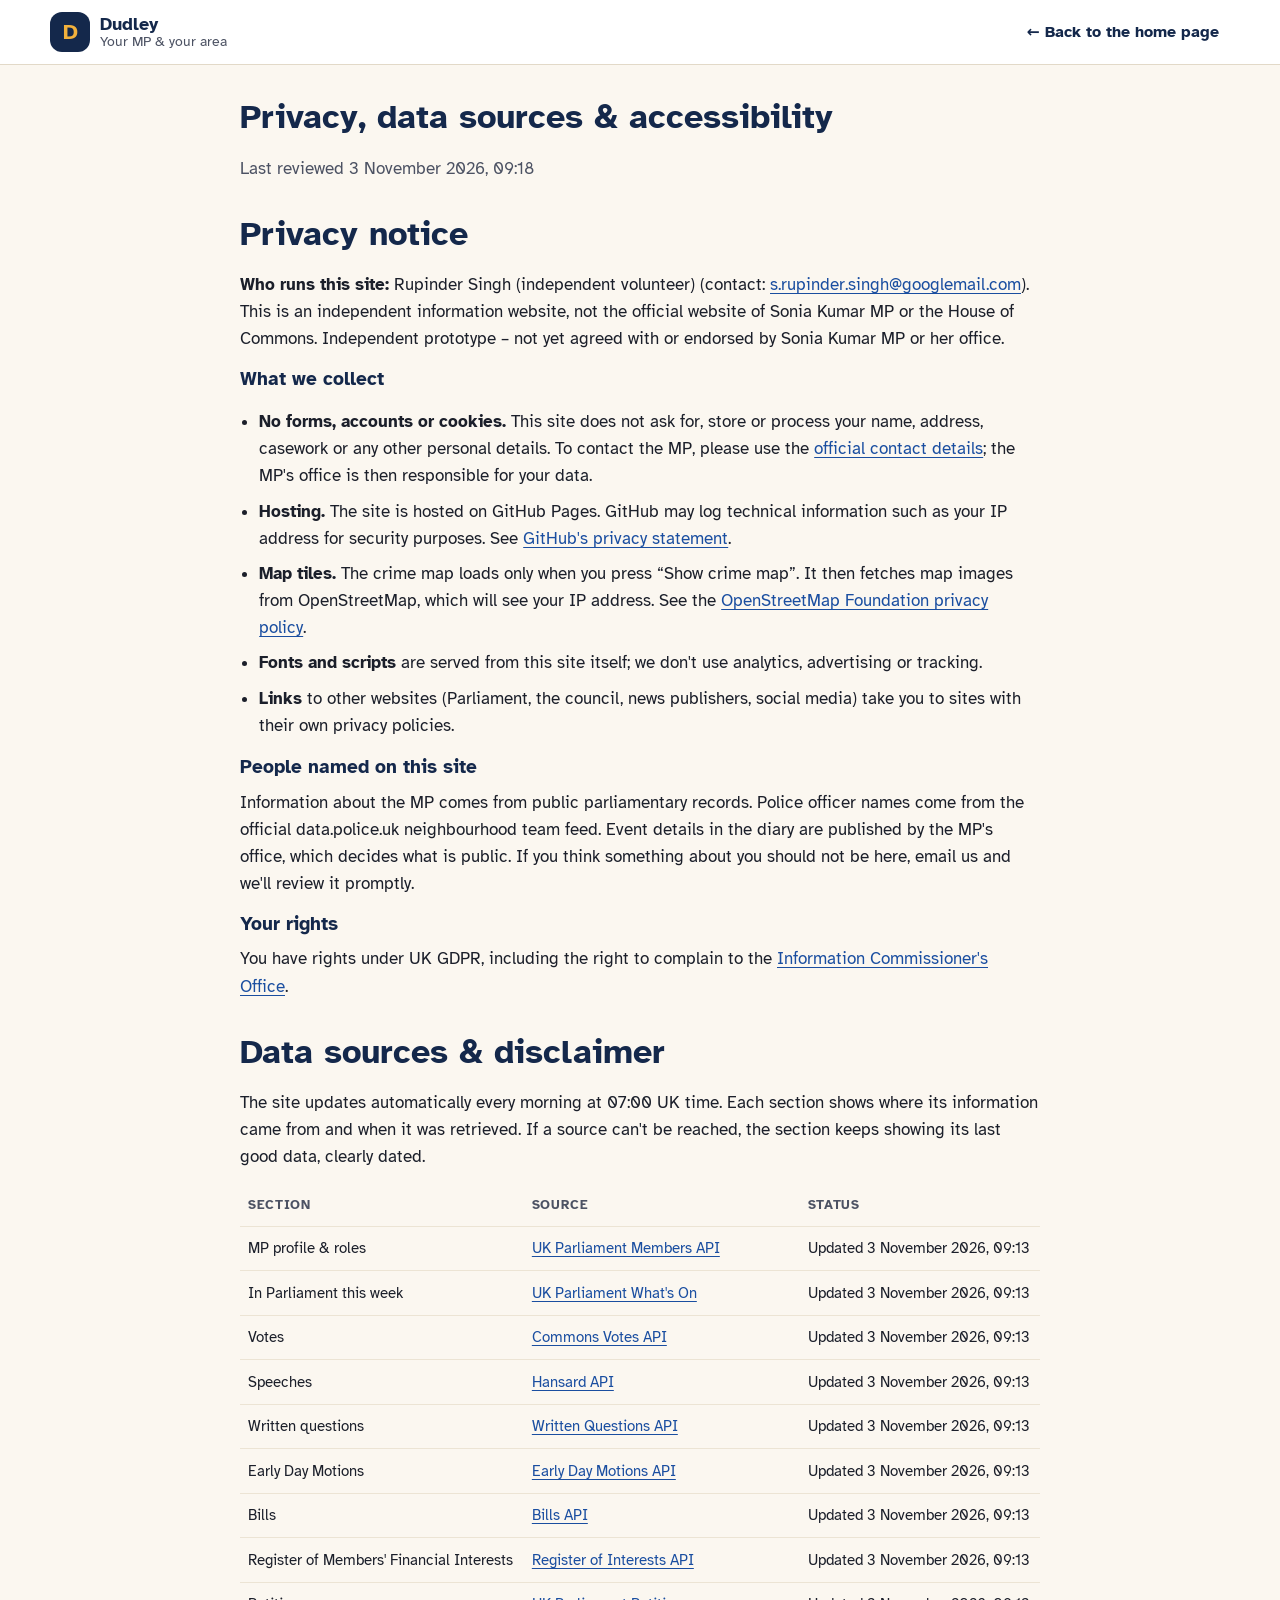
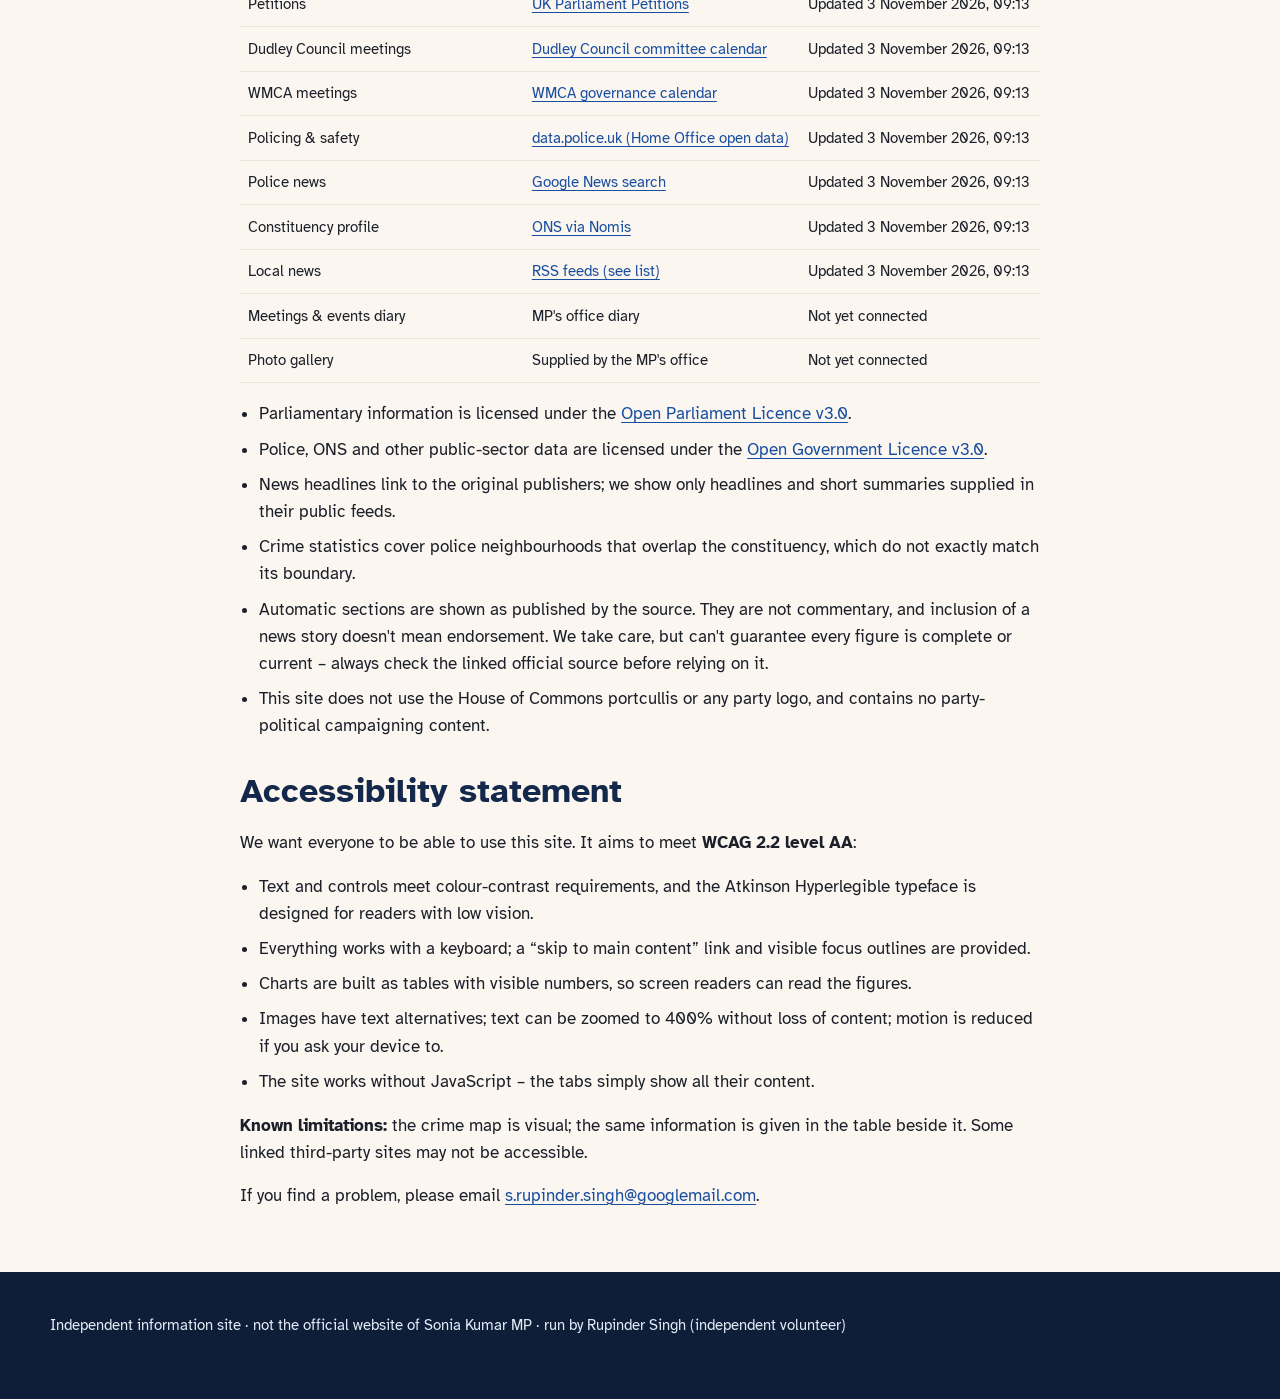
<file: privacy.html>
<!DOCTYPE html>
<html lang="en-GB">
<head>
<meta charset="utf-8">
<meta name="viewport" content="width=device-width, initial-scale=1">
<title>Privacy, data sources &amp; accessibility – Dudley MP Info</title>
<link rel="icon" href="assets/img/favicon.svg" type="image/svg+xml">
<link rel="stylesheet" href="assets/css/site.css">
</head>
<body>
<svg xmlns="http://www.w3.org/2000/svg" style="display:none">
  <symbol id="i-info" viewBox="0 0 24 24"><g fill="none" stroke="currentColor" stroke-width="2" stroke-linecap="round"><circle cx="12" cy="12" r="9"/><path d="M12 11v6M12 7.5v.01"/></g></symbol>
  <symbol id="i-clock" viewBox="0 0 24 24"><g fill="none" stroke="currentColor" stroke-width="2" stroke-linecap="round"><circle cx="12" cy="12" r="9"/><path d="M12 7v5l3 2"/></g></symbol>
  <symbol id="i-alert" viewBox="0 0 24 24"><g fill="none" stroke="currentColor" stroke-width="2" stroke-linecap="round" stroke-linejoin="round"><path d="M12 3 2 20h20L12 3z"/><path d="M12 10v4M12 17v.01"/></g></symbol>
  <symbol id="i-home" viewBox="0 0 24 24"><g fill="none" stroke="currentColor" stroke-width="2" stroke-linecap="round" stroke-linejoin="round"><path d="M3 11 12 4l9 7"/><path d="M5 10v10h14V10"/><path d="M10 20v-5h4v5"/></g></symbol>
  <symbol id="i-heart" viewBox="0 0 24 24"><path fill="none" stroke="currentColor" stroke-width="2" stroke-linejoin="round" d="M12 20s-7-4.4-9-9a4.8 4.8 0 0 1 9-3 4.8 4.8 0 0 1 9 3c-2 4.6-9 9-9 9z"/></symbol>
  <symbol id="i-pound" viewBox="0 0 24 24"><g fill="none" stroke="currentColor" stroke-width="2" stroke-linecap="round" stroke-linejoin="round"><path d="M16 6.5A4 4 0 0 0 9 9v10M6 19h12M6 13h8"/></g></symbol>
  <symbol id="i-people" viewBox="0 0 24 24"><g fill="none" stroke="currentColor" stroke-width="2" stroke-linecap="round"><circle cx="9" cy="8" r="3.2"/><path d="M3 20c0-3.3 2.7-6 6-6s6 2.7 6 6"/><circle cx="17" cy="9" r="2.5"/><path d="M16.5 14c2.6.3 4.5 2.6 4.5 5.5"/></g></symbol>
  <symbol id="i-calendar" viewBox="0 0 24 24"><g fill="none" stroke="currentColor" stroke-width="2" stroke-linecap="round"><rect x="3.5" y="5" width="17" height="15" rx="2"/><path d="M3.5 10h17M8 3v4M16 3v4"/></g></symbol>
  <symbol id="i-ticket" viewBox="0 0 24 24"><g fill="none" stroke="currentColor" stroke-width="2" stroke-linejoin="round"><path d="M3 8a2 2 0 0 0 0 4v0a2 2 0 0 1 0 4v2h18v-2a2 2 0 0 1 0-4 2 2 0 0 1 0-4V6H3z"/><path d="M14 6v12" stroke-dasharray="2 2"/></g></symbol>
  <symbol id="i-museum" viewBox="0 0 24 24"><g fill="none" stroke="currentColor" stroke-width="2" stroke-linecap="round" stroke-linejoin="round"><path d="M3 9 12 4l9 5M5 9v9M9.5 9v9M14.5 9v9M19 9v9M3 20h18"/></g></symbol>
  <symbol id="i-tree" viewBox="0 0 24 24"><g fill="none" stroke="currentColor" stroke-width="2" stroke-linecap="round" stroke-linejoin="round"><path d="M12 21v-6M7 15h10l-3-4h2l-4-7-4 7h2z"/></g></symbol>
  <symbol id="i-phone" viewBox="0 0 24 24"><path fill="none" stroke="currentColor" stroke-width="2" stroke-linejoin="round" d="M5 4h4l2 5-2.5 1.5a11 11 0 0 0 5 5L15 13l5 2v4a2 2 0 0 1-2 2A16 16 0 0 1 3 6a2 2 0 0 1 2-2z"/></symbol>
  <symbol id="i-mail" viewBox="0 0 24 24"><g fill="none" stroke="currentColor" stroke-width="2" stroke-linejoin="round"><rect x="3" y="5" width="18" height="14" rx="2"/><path d="m3.5 6.5 8.5 7 8.5-7"/></g></symbol>
  <symbol id="i-pin" viewBox="0 0 24 24"><g fill="none" stroke="currentColor" stroke-width="2"><path d="M12 21s-7-6.2-7-11.5a7 7 0 0 1 14 0C19 14.8 12 21 12 21z"/><circle cx="12" cy="9.5" r="2.5"/></g></symbol>
  <symbol id="i-vote" viewBox="0 0 24 24"><g fill="none" stroke="currentColor" stroke-width="2" stroke-linecap="round" stroke-linejoin="round"><path d="M4 14h16v6H4z"/><path d="M8 14V5h8v9M10 9l1.5 1.5L14 8"/></g></symbol>
  <symbol id="i-mic" viewBox="0 0 24 24"><g fill="none" stroke="currentColor" stroke-width="2" stroke-linecap="round"><rect x="9" y="3" width="6" height="11" rx="3"/><path d="M5 11a7 7 0 0 0 14 0M12 18v3"/></g></symbol>
  <symbol id="i-question" viewBox="0 0 24 24"><g fill="none" stroke="currentColor" stroke-width="2" stroke-linecap="round"><path d="M4 5h16v11H9l-5 4z" stroke-linejoin="round"/><path d="M10 8.5a2 2 0 1 1 2.5 2c-.4.2-.5.5-.5 1M12 13.5v.01"/></g></symbol>
  <symbol id="i-scroll" viewBox="0 0 24 24"><g fill="none" stroke="currentColor" stroke-width="2" stroke-linecap="round" stroke-linejoin="round"><path d="M7 4h11v13a3 3 0 0 1-3 3H6a2 2 0 0 1-2-2v-2h11v2"/><path d="M10 8h5M10 12h5"/></g></symbol>
  <symbol id="i-scale" viewBox="0 0 24 24"><g fill="none" stroke="currentColor" stroke-width="2" stroke-linecap="round" stroke-linejoin="round"><path d="M12 4v16M7 20h10M5 7h14M5 7l-3 6a3 3 0 0 0 6 0zM19 7l-3 6a3 3 0 0 0 6 0z"/></g></symbol>
  <symbol id="i-petition" viewBox="0 0 24 24"><g fill="none" stroke="currentColor" stroke-width="2" stroke-linecap="round" stroke-linejoin="round"><path d="M6 3h9l4 4v14H6z"/><path d="M9 11h7M9 15h4M14 3v4h4"/></g></symbol>
  <symbol id="i-building" viewBox="0 0 24 24"><g fill="none" stroke="currentColor" stroke-width="2" stroke-linecap="round" stroke-linejoin="round"><path d="M4 21V8l8-4 8 4v13M2 21h20M9 21v-5h6v5M8 11h.01M12 11h.01M16 11h.01"/></g></symbol>
  <symbol id="i-shield" viewBox="0 0 24 24"><g fill="none" stroke="currentColor" stroke-width="2" stroke-linejoin="round"><path d="M12 3 4 6v6c0 4.5 3.4 8 8 9 4.6-1 8-4.5 8-9V6z"/><path d="m9 12 2 2 4-4" stroke-linecap="round"/></g></symbol>
  <symbol id="i-chart" viewBox="0 0 24 24"><g fill="none" stroke="currentColor" stroke-width="2" stroke-linecap="round"><path d="M4 20h16M7 16v-5M12 16V6M17 16v-8"/></g></symbol>
  <symbol id="i-news" viewBox="0 0 24 24"><g fill="none" stroke="currentColor" stroke-width="2" stroke-linejoin="round"><path d="M4 5h13v14H6a2 2 0 0 1-2-2z"/><path d="M17 9h3v8a2 2 0 0 1-2 2M7 9h7M7 13h7M7 16h4" stroke-linecap="round"/></g></symbol>
  <symbol id="i-link" viewBox="0 0 24 24"><g fill="none" stroke="currentColor" stroke-width="2" stroke-linecap="round"><path d="M10 14a4 4 0 0 0 5.7 0l3-3a4 4 0 0 0-5.7-5.7l-1 1"/><path d="M14 10a4 4 0 0 0-5.7 0l-3 3a4 4 0 0 0 5.7 5.7l1-1"/></g></symbol>
  <symbol id="i-camera" viewBox="0 0 24 24"><g fill="none" stroke="currentColor" stroke-width="2" stroke-linejoin="round"><path d="M4 8h3l2-3h6l2 3h3v11H4z"/><circle cx="12" cy="13" r="3.5"/></g></symbol>
  <symbol id="i-ext" viewBox="0 0 24 24"><g fill="none" stroke="currentColor" stroke-width="2" stroke-linecap="round" stroke-linejoin="round"><path d="M14 4h6v6M20 4l-9 9M18 14v5H5V6h5"/></g></symbol>
  <symbol id="i-up" viewBox="0 0 24 24"><path fill="none" stroke="currentColor" stroke-width="2.5" stroke-linecap="round" stroke-linejoin="round" d="M6 14l6-6 6 6"/></symbol>
  <symbol id="i-globe" viewBox="0 0 24 24"><g fill="none" stroke="currentColor" stroke-width="2"><circle cx="12" cy="12" r="9"/><path d="M3 12h18M12 3c2.5 2.6 3.8 5.6 3.8 9s-1.3 6.4-3.8 9c-2.5-2.6-3.8-5.6-3.8-9S9.5 5.6 12 3z"/></g></symbol>
  <symbol id="i-share" viewBox="0 0 24 24"><g fill="none" stroke="currentColor" stroke-width="2" stroke-linecap="round"><circle cx="6" cy="12" r="2.5"/><circle cx="18" cy="6" r="2.5"/><circle cx="18" cy="18" r="2.5"/><path d="m8.2 10.8 7.6-3.6M8.2 13.2l7.6 3.6"/></g></symbol>
  <symbol id="i-star" viewBox="0 0 24 24"><path fill="none" stroke="currentColor" stroke-width="2" stroke-linejoin="round" d="m12 3 2.7 5.6 6.1.9-4.4 4.3 1 6.1L12 17l-5.4 2.9 1-6.1-4.4-4.3 6.1-.9z"/></symbol>
  <symbol id="i-map" viewBox="0 0 24 24"><g fill="none" stroke="currentColor" stroke-width="2" stroke-linejoin="round"><path d="M3 6l6-2 6 2 6-2v14l-6 2-6-2-6 2z"/><path d="M9 4v14M15 6v14"/></g></symbol>
  <symbol id="i-search" viewBox="0 0 24 24"><g fill="none" stroke="currentColor" stroke-width="2" stroke-linecap="round"><circle cx="11" cy="11" r="6.5"/><path d="m16 16 4.5 4.5"/></g></symbol>
</svg><a class="skip" href="#main">Skip to main content</a>
<header class="top"><div class="wrap top-in">
  <a class="brand" href="index.html"><span class="brand-mark" aria-hidden="true">D</span><span class="brand-txt"><span class="brand-1">Dudley</span><span class="brand-2">Your MP &amp; your area</span></span></a>
  <nav aria-label="Main"><ul class="nav-list nav-static"><li><a href="index.html">← Back to the home page</a></li></ul></nav>
</div></header>
<main id="main" class="wrap prose" tabindex="-1">
<h1>Privacy, data sources &amp; accessibility</h1>
<p class="muted">Last reviewed 3 November 2026, 09:18</p>

<h2 id="privacy">Privacy notice</h2>
<p><strong>Who runs this site:</strong> Rupinder Singh (independent volunteer) (contact: <a href="mailto:s.rupinder.singh@googlemail.com">s.rupinder.singh@googlemail.com</a>). This is an independent information website, not the official website of Sonia Kumar MP or the House of Commons. Independent prototype – not yet agreed with or endorsed by Sonia Kumar MP or her office.</p>
<h3>What we collect</h3>
<ul>
  <li><strong>No forms, accounts or cookies.</strong> This site does not ask for, store or process your name, address, casework or any other personal details. To contact the MP, please use the <a href="https://members.parliament.uk/member/5274/contact">official contact details</a>; the MP's office is then responsible for your data.</li>
  <li><strong>Hosting.</strong> The site is hosted on GitHub Pages. GitHub may log technical information such as your IP address for security purposes. See <a href="https://docs.github.com/en/site-policy/privacy-policies/github-general-privacy-statement">GitHub's privacy statement</a>.</li>
  <li><strong>Map tiles.</strong> The crime map loads only when you press “Show crime map”. It then fetches map images from OpenStreetMap, which will see your IP address. See the <a href="https://osmfoundation.org/wiki/Privacy_Policy">OpenStreetMap Foundation privacy policy</a>.</li>
  <li><strong>Fonts and scripts</strong> are served from this site itself; we don't use analytics, advertising or tracking.</li>
  <li><strong>Links</strong> to other websites (Parliament, the council, news publishers, social media) take you to sites with their own privacy policies.</li>
</ul>
<h3>People named on this site</h3>
<p>Information about the MP comes from public parliamentary records. Police officer names come from the official data.police.uk neighbourhood team feed. Event details in the diary are published by the MP's office, which decides what is public. If you think something about you should not be here, email us and we'll review it promptly.</p>
<h3>Your rights</h3>
<p>You have rights under UK GDPR, including the right to complain to the <a href="https://ico.org.uk/make-a-complaint/">Information Commissioner's Office</a>.</p>

<h2 id="sources">Data sources &amp; disclaimer</h2>
<p>The site updates automatically every morning at 07:00 UK time. Each section shows where its information came from and when it was retrieved. If a source can't be reached, the section keeps showing its last good data, clearly dated.</p>
<div class="tbl-wrap"><table class="tbl">
  <thead><tr><th scope="col">Section</th><th scope="col">Source</th><th scope="col">Status</th></tr></thead>
  <tbody>
    <tr><td>MP profile &amp; roles</td><td><a href="https://members.parliament.uk/member/5274">UK Parliament Members API</a></td>
    <td>Updated 3 November 2026, 09:13</td></tr>
    <tr><td>In Parliament this week</td><td><a href="https://whatson.parliament.uk/commons/">UK Parliament What&#39;s On</a></td>
    <td>Updated 3 November 2026, 09:13</td></tr>
    <tr><td>Votes</td><td><a href="https://members.parliament.uk/member/5274/voting">Commons Votes API</a></td>
    <td>Updated 3 November 2026, 09:13</td></tr>
    <tr><td>Speeches</td><td><a href="https://hansard.parliament.uk/search/MemberContributions?memberId=5274">Hansard API</a></td>
    <td>Updated 3 November 2026, 09:13</td></tr>
    <tr><td>Written questions</td><td><a href="https://questions-statements.parliament.uk/written-questions?AskingMemberId=5274">Written Questions API</a></td>
    <td>Updated 3 November 2026, 09:13</td></tr>
    <tr><td>Early Day Motions</td><td><a href="https://edm.parliament.uk/member/5274">Early Day Motions API</a></td>
    <td>Updated 3 November 2026, 09:13</td></tr>
    <tr><td>Bills</td><td><a href="https://bills.parliament.uk/?SearchTerm=&amp;Member=5274">Bills API</a></td>
    <td>Updated 3 November 2026, 09:13</td></tr>
    <tr><td>Register of Members&#39; Financial Interests</td><td><a href="https://members.parliament.uk/member/5274/registeredinterests">Register of Interests API</a></td>
    <td>Updated 3 November 2026, 09:13</td></tr>
    <tr><td>Petitions</td><td><a href="https://petition.parliament.uk/petitions">UK Parliament Petitions</a></td>
    <td>Updated 3 November 2026, 09:13</td></tr>
    <tr><td>Dudley Council meetings</td><td><a href="https://www.dudley.gov.uk/council-community/council-meetings-and-decisions/">Dudley Council committee calendar</a></td>
    <td>Updated 3 November 2026, 09:13</td></tr>
    <tr><td>WMCA meetings</td><td><a href="https://governance.wmca.org.uk/mgCalendarMonthView.aspx">WMCA governance calendar</a></td>
    <td>Updated 3 November 2026, 09:13</td></tr>
    <tr><td>Policing &amp; safety</td><td><a href="https://www.police.uk/pu/your-area/west-midlands-police/">data.police.uk (Home Office open data)</a></td>
    <td>Updated 3 November 2026, 09:13</td></tr>
    <tr><td>Police news</td><td><a href="https://news.google.com/">Google News search</a></td>
    <td>Updated 3 November 2026, 09:13</td></tr>
    <tr><td>Constituency profile</td><td><a href="https://www.nomisweb.co.uk/">ONS via Nomis</a></td>
    <td>Updated 3 November 2026, 09:13</td></tr>
    <tr><td>Local news</td><td><a href="https://news.google.com/">RSS feeds (see list)</a></td>
    <td>Updated 3 November 2026, 09:13</td></tr>
    <tr><td>Meetings &amp; events diary</td><td>MP&#39;s office diary</td>
    <td>Not yet connected</td></tr>
    <tr><td>Photo gallery</td><td>Supplied by the MP&#39;s office</td>
    <td>Not yet connected</td></tr>
  </tbody>
</table></div>
<ul>
  <li>Parliamentary information is licensed under the <a href="https://www.parliament.uk/site-information/copyright-parliament/open-parliament-licence/">Open Parliament Licence v3.0</a>.</li>
  <li>Police, ONS and other public-sector data are licensed under the <a href="https://www.nationalarchives.gov.uk/doc/open-government-licence/version/3/">Open Government Licence v3.0</a>.</li>
  <li>News headlines link to the original publishers; we show only headlines and short summaries supplied in their public feeds.</li>
  <li>Crime statistics cover police neighbourhoods that overlap the constituency, which do not exactly match its boundary.</li>
  <li>Automatic sections are shown as published by the source. They are not commentary, and inclusion of a news story doesn't mean endorsement. We take care, but can't guarantee every figure is complete or current – always check the linked official source before relying on it.</li>
  <li>This site does not use the House of Commons portcullis or any party logo, and contains no party-political campaigning content.</li>
</ul>

<h2 id="accessibility">Accessibility statement</h2>
<p>We want everyone to be able to use this site. It aims to meet <strong>WCAG 2.2 level AA</strong>:</p>
<ul>
  <li>Text and controls meet colour-contrast requirements, and the Atkinson Hyperlegible typeface is designed for readers with low vision.</li>
  <li>Everything works with a keyboard; a “skip to main content” link and visible focus outlines are provided.</li>
  <li>Charts are built as tables with visible numbers, so screen readers can read the figures.</li>
  <li>Images have text alternatives; text can be zoomed to 400% without loss of content; motion is reduced if you ask your device to.</li>
  <li>The site works without JavaScript – the tabs simply show all their content.</li>
</ul>
<p><strong>Known limitations:</strong> the crime map is visual; the same information is given in the table beside it. Some linked third-party sites may not be accessible.</p>
<p>If you find a problem, please email <a href="mailto:s.rupinder.singh@googlemail.com">s.rupinder.singh@googlemail.com</a>.</p>
</main>
<footer class="foot"><div class="wrap"><p class="small">Independent information site · not the official website of Sonia Kumar MP · run by Rupinder Singh (independent volunteer)</p></div></footer>
</body>
</html>
</file>
<file: assets/css/site.css>
/* Dudley MP information site – mobile-first, WCAG 2.2 AA */
@font-face { font-family: "Atkinson Hyperlegible"; font-weight: 400; font-display: swap;
  src: url("../fonts/atkinson-hyperlegible-latin-400-normal.woff2") format("woff2"); }
@font-face { font-family: "Atkinson Hyperlegible"; font-weight: 700; font-display: swap;
  src: url("../fonts/atkinson-hyperlegible-latin-700-normal.woff2") format("woff2"); }

:root {
  --navy: #14284b; --navy-2: #1d3a6b; --ink: #1b1f2a; --muted: #4c5263;
  --cream: #fbf7f0; --sand: #f3eadb; --paper: #ffffff; --line: #e2d9c8;
  --gold: #f2b13c; --gold-d: #8a5a00; --teal: #0b6b6b; --link: #1a4ea0;
  --series-1: #2a78d6; --series-2: #eb6834;
  --r: 16px; --shadow: 0 1px 2px rgba(20,40,75,.06), 0 6px 20px rgba(20,40,75,.07);
  --font: "Atkinson Hyperlegible", system-ui, -apple-system, "Segoe UI", Roboto, Arial, sans-serif;
}
*, *::before, *::after { box-sizing: border-box; }
html { scroll-behavior: smooth; scroll-padding-top: 5rem; -webkit-text-size-adjust: 100%; }
@media (prefers-reduced-motion: reduce) { html { scroll-behavior: auto; } * { transition: none !important; animation: none !important; } }
body { margin: 0; font-family: var(--font); font-size: 1.0625rem; line-height: 1.6; color: var(--ink); background: var(--cream); }
img { max-width: 100%; height: auto; display: block; }
a { color: var(--link); text-underline-offset: .18em; text-decoration-thickness: .08em; }
a:hover { text-decoration-thickness: .16em; }
:focus-visible { outline: 3px solid var(--gold-d); outline-offset: 3px; border-radius: 4px; }
.on-dark :focus-visible, .band-parl :focus-visible, .hero :focus-visible, .foot :focus-visible { outline-color: var(--gold); }
h1, h2, h3, h4 { line-height: 1.2; margin: 0 0 .5em; color: var(--navy); }
h2 { font-size: clamp(1.5rem, 1.1rem + 1.6vw, 2.1rem); }
h3 { font-size: 1.2rem; } h4 { font-size: 1.05rem; }
p { margin: 0 0 .9em; }
.wrap { width: min(1180px, 100% - 2rem); margin-inline: auto; }
.visually-hidden { position: absolute !important; width: 1px; height: 1px; overflow: hidden; clip: rect(0 0 0 0); white-space: nowrap; }
.skip { position: absolute; left: 1rem; top: -4rem; z-index: 100; background: var(--gold); color: var(--navy); padding: .7rem 1rem; border-radius: 8px; font-weight: 700; }
.skip:focus { top: 1rem; }
.muted { color: var(--muted); } .small { font-size: .92rem; } .nw { white-space: nowrap; }
.ico { width: 1.25em; height: 1.25em; vertical-align: -.25em; flex: none; }
.ico-sm { width: 1.05em; height: 1.05em; } .ico-xs { width: .85em; height: .85em; vertical-align: -.1em; }

/* Ribbon + header */
.ribbon { background: var(--sand); color: var(--ink); font-size: .9rem; border-bottom: 1px solid var(--line); }
.ribbon .wrap { display: flex; gap: .5rem; align-items: flex-start; padding: .45rem 0; }
.top { position: sticky; top: 0; z-index: 50; background: rgba(255,255,255,.96); backdrop-filter: blur(8px); border-bottom: 1px solid var(--line); }
.top-in { display: flex; align-items: center; justify-content: space-between; gap: 1rem; min-height: 4rem; }
.brand { display: flex; align-items: center; gap: .6rem; text-decoration: none; color: var(--navy); }
.brand-mark { display: grid; place-items: center; width: 2.5rem; height: 2.5rem; border-radius: 12px; background: var(--navy); color: var(--gold); font-weight: 700; font-size: 1.35rem; }
.brand-txt { display: flex; flex-direction: column; line-height: 1.1; }
.brand-1 { font-weight: 700; font-size: 1.15rem; } .brand-2 { font-size: .85rem; color: var(--muted); }
.nav-toggle { font: inherit; font-weight: 700; background: var(--navy); color: #fff; border: 0; border-radius: 10px; padding: .6rem 1rem; min-height: 44px; cursor: pointer; }
.nav-list { list-style: none; margin: 0; padding: 0; display: none; }
.nav-list.open { display: grid; position: absolute; left: 0; right: 0; top: 100%; background: #fff; padding: .5rem 1rem 1rem; border-bottom: 1px solid var(--line); box-shadow: var(--shadow); }
.nav-list a { display: block; padding: .7rem .6rem; text-decoration: none; color: var(--navy); font-weight: 700; border-radius: 8px; }
.nav-list a:hover { background: var(--sand); }
.nav-static { display: flex; }
.no-js .nav-list { display: flex; flex-wrap: wrap; }
@media (min-width: 1000px) {
  .nav-toggle { display: none; }
  .nav-list { display: flex; gap: .15rem; }
  .nav-list a { padding: .55rem .7rem; font-size: .97rem; }
}

/* Hero */
.hero { position: relative; background: linear-gradient(160deg, #14284b 0%, #1d3a6b 55%, #24508a 100%); color: #fff; overflow: hidden; }
.hero-art { position: absolute; inset: auto 0 0 0; height: 46%; background: url("../img/hero.svg") bottom center / cover no-repeat; opacity: .9; pointer-events: none; }
.hero-in { position: relative; display: grid; gap: 1.6rem; padding: 2.4rem 0 9rem; align-items: center; }
.hero h1 { color: #fff; font-size: clamp(2.1rem, 1.4rem + 3.4vw, 3.6rem); margin-bottom: .4rem; }
.hero h1 span { display: block; font-size: .5em; color: var(--gold); margin-top: .35rem; }
.hello { color: #dbe6f7; font-size: 1.05rem; margin: 0 0 .3rem; }
.lede { font-size: 1.15rem; max-width: 40rem; color: #eef3fb; }
.chips { list-style: none; padding: 0; margin: 0 0 1rem; display: flex; flex-wrap: wrap; gap: .5rem; }
.chips li { background: rgba(255,255,255,.14); border: 1px solid rgba(255,255,255,.28); padding: .25rem .8rem; border-radius: 999px; font-size: .95rem; }
.cta { display: flex; flex-wrap: wrap; gap: .75rem; margin: 1.3rem 0 1rem; }
.updated { font-size: .9rem; color: #dbe6f7; display: flex; gap: .4rem; align-items: center; }
.hero-photo { justify-self: center; }
.hero-photo img, .photo-ph { width: min(62vw, 300px); aspect-ratio: 1; border-radius: 50%; object-fit: cover; border: 6px solid var(--gold); box-shadow: 0 0 0 10px rgba(255,255,255,.12), 0 20px 50px rgba(0,0,0,.35); }
.photo-ph { display: grid; place-items: center; background: radial-gradient(circle at 30% 25%, #fff3d6 0%, #f2b13c 45%, #c98a16 100%); }
.photo-ph span { font-size: 5.5rem; font-weight: 700; color: var(--navy); letter-spacing: .02em; }
.credit { font-size: .8rem; color: #dbe6f7; text-align: center; margin-top: .6rem; }
@media (min-width: 820px) { .hero-in { grid-template-columns: 340px 1fr; padding: 3.5rem 0 10rem; } .hero-photo { order: 0; } }

/* Buttons */
.btn { display: inline-flex; align-items: center; justify-content: center; gap: .5rem; min-height: 48px; padding: .7rem 1.2rem; border-radius: 12px; font-weight: 700; text-decoration: none; border: 2px solid transparent; font: inherit; font-weight: 700; cursor: pointer; }
.btn-gold { background: var(--gold); color: var(--navy); }
.btn-gold:hover { background: #ffc85c; }
.btn-ghost { color: #fff; border-color: rgba(255,255,255,.7); }
.btn-ghost:hover { background: rgba(255,255,255,.12); }
.btn-navy { background: var(--navy); color: #fff; }
.btn-navy:hover { background: var(--navy-2); }
.btn-block { width: 100%; justify-content: flex-start; }

/* Quick tiles */
.quick { margin-top: -6rem; position: relative; z-index: 2; }
.center-h { text-align: center; background: var(--paper); display: table; margin: 0 auto 1.1rem; padding: .5rem 1.4rem; border-radius: 999px; box-shadow: var(--shadow); font-size: clamp(1.2rem, 1rem + 1vw, 1.6rem); }
.tiles { list-style: none; padding: 0; margin: 0; display: grid; grid-template-columns: repeat(2, 1fr); gap: .8rem; }
@media (min-width: 640px) { .tiles { grid-template-columns: repeat(3, 1fr); } }
@media (min-width: 1000px) { .tiles { grid-template-columns: repeat(6, 1fr); } }
.tile { display: flex; flex-direction: column; gap: .2rem; height: 100%; padding: 1rem; border-radius: var(--r); background: var(--paper); text-decoration: none; color: var(--ink); box-shadow: var(--shadow); border: 1px solid var(--line); transition: transform .15s ease, box-shadow .15s ease; }
.tile:hover { transform: translateY(-3px); box-shadow: 0 10px 28px rgba(20,40,75,.14); }
.tile-ico { display: grid; place-items: center; width: 2.8rem; height: 2.8rem; border-radius: 12px; margin-bottom: .35rem; }
.tile-ico .ico { width: 1.5rem; height: 1.5rem; }
.tile-t { font-weight: 700; color: var(--navy); line-height: 1.25; }
.tile-s { font-size: .88rem; color: var(--muted); line-height: 1.35; }
.t1 .tile-ico { background: #fde7c2; color: #7a4a00; } .t2 .tile-ico { background: #dcecff; color: #1a4ea0; }
.t3 .tile-ico { background: #d9f2ea; color: #0b5e4a; } .t4 .tile-ico { background: #f6dfe9; color: #8d2350; }
.t5 .tile-ico { background: #e7e2fb; color: #4a37a6; } .t6 .tile-ico { background: #e3ecd9; color: #3c5a17; }
.t7 .tile-ico { background: #dde3f0; color: #14284b; } .t8 .tile-ico { background: #fbe1d5; color: #9a3412; }
.t9 .tile-ico { background: #e0f0f5; color: #0b5870; } .t10 .tile-ico { background: #fff0c9; color: #7a5300; }
.t11 .tile-ico { background: #fde0e0; color: #9b1c1c; } .t12 .tile-ico { background: #e6e9ee; color: #333c4e; }

/* Glance */
.glance { margin: 2.4rem 0 0; }
.stats { list-style: none; padding: 0; margin: 0; display: grid; grid-template-columns: repeat(2, 1fr); gap: .8rem; }
@media (min-width: 820px) { .stats { grid-template-columns: repeat(4, 1fr); } }
.stats li { background: var(--navy); color: #fff; border-radius: var(--r); padding: 1.1rem 1.2rem; }
.stat-n { display: block; font-size: clamp(1.9rem, 1.5rem + 1.6vw, 2.6rem); font-weight: 700; color: var(--gold); line-height: 1.1; }
.stat-l { font-size: .95rem; color: #e3ebf7; }
.glance-src { font-size: .9rem; color: var(--muted); margin-top: .6rem; }

/* Sections */
.sec { padding: 2.6rem 0; }
.band { padding: .2rem 0; }
.band-warm { background: var(--sand); }
.band-soft { background: #eef2f7; }
.band-parl { background: linear-gradient(180deg, #102342, #14284b); color: #fff; }
.sec-head { display: flex; gap: .9rem; align-items: center; margin-bottom: 1.3rem; }
.sec-head h2 { margin: 0; }
.sec-ico { display: grid; place-items: center; flex: none; width: 3.1rem; height: 3.1rem; border-radius: 14px; background: var(--gold); color: var(--navy); }
.sec-ico .ico { width: 1.6rem; height: 1.6rem; }
.kicker { margin: 0 0 .1rem; text-transform: uppercase; letter-spacing: .08em; font-size: .8rem; font-weight: 700; color: var(--gold-d); }
.on-dark h2 { color: #fff; } .on-dark .kicker { color: var(--gold); }
.on-dark-p { color: #dbe6f7; max-width: 46rem; }
.sub-h { margin-top: 1.8rem; }
.grid-2, .grid-3 { display: grid; gap: 1rem; }
@media (min-width: 820px) { .grid-2 { grid-template-columns: 1fr 1fr; } .grid-3 { grid-template-columns: repeat(3, 1fr); } }
.card { background: var(--paper); border: 1px solid var(--line); border-radius: var(--r); padding: 1.3rem; box-shadow: var(--shadow); color: var(--ink); }
.card h3 { display: flex; gap: .5rem; align-items: center; }
.card-note { background: #fffaf0; }
.big { font-size: 1.2rem; font-weight: 700; color: var(--navy); }
.lbl { font-size: .8rem; text-transform: uppercase; letter-spacing: .07em; font-weight: 700; color: var(--muted); margin-bottom: .3rem; }
.hero-n { font-size: 2.2rem; font-weight: 700; color: var(--navy); line-height: 1.1; margin: .2rem 0 .6rem; }
.hero-n small { font-size: .95rem; color: var(--muted); font-weight: 400; }
.src { display: flex; gap: .4rem; align-items: flex-start; font-size: .85rem; color: var(--muted); margin: 1rem 0 0; }
.band-parl > .wrap > .src { color: #dbe6f7; }
.notice { display: flex; gap: .5rem; font-size: .92rem; background: #eef2f7; border-left: 4px solid var(--navy-2); padding: .6rem .8rem; border-radius: 8px; margin: .6rem 0 0; }
.notice-warn { background: #fff4dc; border-left-color: var(--gold-d); }
.empty { color: var(--muted); font-style: italic; background: #f7f4ee; padding: .8rem 1rem; border-radius: 10px; }
.tag { display: inline-block; font-size: .78rem; font-weight: 700; padding: .1rem .55rem; border-radius: 999px; background: #e6ebf3; color: var(--navy); vertical-align: .1em; }
.tag-gold { background: #fde7c2; color: #6b4300; }
.facts { display: grid; gap: .4rem; margin: 1rem 0; }
.facts div { display: grid; grid-template-columns: 8rem 1fr; gap: .5rem; border-bottom: 1px dashed var(--line); padding-bottom: .35rem; }
.facts dt { font-weight: 700; color: var(--muted); } .facts dd { margin: 0; }
.roles, .plain { list-style: none; padding: 0; margin: 0 0 1rem; }
.roles li, .plain li { padding: .45rem 0; border-bottom: 1px solid #efe8da; }
.ticks { padding-left: 1.2rem; } .ticks li { margin-bottom: .55rem; }
details.more { margin: .6rem 0; }
details.more summary { cursor: pointer; font-weight: 700; color: var(--link); padding: .35rem 0; min-height: 44px; display: flex; align-items: center; }

/* Follow */
.follow { margin-top: 1.6rem; }
.follow-list { list-style: none; padding: 0; margin: 0; display: grid; grid-template-columns: repeat(auto-fit, minmax(180px, 1fr)); gap: .7rem; }
.follow-list a { display: flex; gap: .7rem; align-items: center; background: var(--navy); color: #fff; text-decoration: none; padding: .85rem 1rem; border-radius: 14px; min-height: 56px; }
.follow-list a:hover { background: var(--navy-2); }
.follow-list .ico { color: var(--gold); width: 1.5rem; height: 1.5rem; }
.follow-list span { display: flex; flex-direction: column; font-weight: 700; line-height: 1.2; }
.follow-list small { font-weight: 400; color: #dbe6f7; }

/* Diary */
.seg { display: inline-flex; background: #e9e2d4; border-radius: 12px; padding: .25rem; margin-bottom: 1rem; }
.seg-btn { font: inherit; font-weight: 700; border: 0; background: transparent; padding: .55rem 1rem; border-radius: 9px; cursor: pointer; min-height: 44px; color: var(--navy); }
.seg-btn[aria-pressed="true"] { background: var(--navy); color: #fff; }
.events { list-style: none; padding: 0; margin: 0; display: grid; gap: .8rem; }
@media (min-width: 820px) { .events { grid-template-columns: 1fr 1fr; } }
.event { display: flex; gap: 1rem; background: var(--paper); border: 1px solid var(--line); border-radius: var(--r); padding: 1rem; box-shadow: var(--shadow); border-left: 6px solid var(--series-1); }
.cat-surgery { border-left-color: var(--gold); } .cat-coffee-morning { border-left-color: #b45309; } .cat-visit { border-left-color: var(--teal); }
.ev-date { flex: none; width: 4.2rem; text-align: center; background: var(--navy); color: #fff; border-radius: 12px; padding: .4rem 0; line-height: 1.15; }
.ev-date strong { display: block; font-size: 1.7rem; color: var(--gold); }
.ev-date span { font-size: .8rem; text-transform: uppercase; letter-spacing: .05em; }
.ev-cat { font-size: .8rem; font-weight: 700; text-transform: uppercase; letter-spacing: .06em; color: var(--gold-d); margin: 0; }
.ev-body h3 { margin: .1rem 0 .3rem; font-size: 1.12rem; }
.ev-meta { color: var(--muted); font-size: .95rem; }
.past-list { padding-left: 1.2rem; }
.card-soon { border: 2px dashed #d6c7a8; background: #fffdf8; }
.soon-t { font-size: 1.25rem; font-weight: 700; color: var(--navy); display: flex; gap: .5rem; align-items: center; }

/* Tabs */
.tablist { display: flex; gap: .4rem; overflow-x: auto; padding-bottom: .6rem; scrollbar-width: thin; }
.tablist [role="tab"] { font: inherit; font-weight: 700; flex: none; display: inline-flex; gap: .4rem; align-items: center; padding: .65rem 1rem; border-radius: 12px; border: 2px solid rgba(255,255,255,.35); background: transparent; color: #fff; cursor: pointer; min-height: 48px; }
.tablist [role="tab"][aria-selected="true"] { background: var(--gold); color: var(--navy); border-color: var(--gold); }
.tabpanel { margin-top: .4rem; }
.tabpanel .src { color: var(--muted); }
.no-js .tablist { display: none; } .no-js .tabpanel { margin-bottom: 1rem; }
.day-h { margin-top: 1rem; color: var(--gold-d); }
.bus { list-style: none; padding: 0; margin: 0; }
.bus li { display: flex; gap: .8rem; padding: .5rem 0; border-bottom: 1px solid #efe8da; }
.bus .t { flex: none; width: 3.2rem; font-weight: 700; color: var(--navy); }
.meter { margin-bottom: .6rem; }
.meter-bar { height: 14px; background: #e6ebf3; border-radius: 999px; overflow: hidden; }
.meter-bar span { display: block; height: 100%; background: var(--series-1); border-radius: 999px; }
.meter p { margin: .5rem 0 0; }
.tbl-wrap { overflow-x: auto; }
.tbl { width: 100%; border-collapse: collapse; font-size: .95rem; }
.tbl th, .tbl td { text-align: left; padding: .6rem .5rem; border-bottom: 1px solid #ece4d4; vertical-align: top; }
.tbl thead th { font-size: .82rem; text-transform: uppercase; letter-spacing: .05em; color: var(--muted); }
.r { text-align: right !important; }
.vote { display: inline-block; font-weight: 700; padding: .1rem .6rem; border-radius: 999px; font-size: .85rem; border: 2px solid; }
.vote-aye { color: #0b5e4a; border-color: #0b5e4a; } .vote-no { color: #8d2350; border-color: #8d2350; } .vote-teller { color: var(--navy); border-color: var(--navy); }
.feed { list-style: none; padding: 0; margin: 0; }
.feed li { padding: .9rem 0; border-bottom: 1px solid #efe8da; }
.feed h4 { margin: .15rem 0 .35rem; } .feed h4 a { color: var(--navy); }
.feed-meta { font-size: .85rem; color: var(--muted); margin: 0; }

/* Petitions */
.pet { padding-left: 1.4rem; margin: 0; }
.pet li { margin-bottom: 1rem; }
.pet-bar { height: 8px; background: #eef1f6; border-radius: 999px; margin: .35rem 0 .25rem; }
.pet-bar span { display: block; height: 100%; background: var(--series-1); border-radius: 999px; }

/* Meetings */
.meet { list-style: none; padding: 0; margin: 0 0 1rem; }
.meet li { display: grid; grid-template-columns: 6.2rem 1fr; gap: .6rem; padding: .55rem 0; border-bottom: 1px solid #efe8da; }
.meet-d { font-weight: 700; color: var(--navy); font-size: .92rem; line-height: 1.3; }
.meet-d small { font-weight: 400; color: var(--muted); }

/* Safety & charts */
.callout { display: flex; gap: .8rem; align-items: flex-start; background: #fff4dc; border: 1px solid #f0d49b; border-radius: var(--r); padding: 1rem 1.2rem; margin-bottom: 1rem; }
.callout p { margin: 0; } .callout .ico { color: var(--gold-d); width: 1.6rem; height: 1.6rem; }
.bars, .hbars { width: 100%; border-collapse: separate; border-spacing: 0 6px; }
.bars th { text-align: left; font-weight: 400; font-size: .92rem; padding-right: .6rem; width: 45%; }
.bars td { white-space: nowrap; }
.bar, .hb { display: inline-block; height: 14px; background: var(--series-1); border-radius: 0 4px 4px 0; vertical-align: middle; min-width: 2px; }
.bar-v, .hb-v { font-size: .88rem; font-weight: 700; margin-left: .4rem; vertical-align: middle; }
.cols { display: flex; align-items: flex-end; gap: 6px; height: 190px; padding-top: 1.4rem; border-bottom: 1px solid #c9cfda; }
.col { flex: 1; height: 100%; display: flex; flex-direction: column; justify-content: flex-end; align-items: center; position: relative; }
.col-b { width: 70%; max-width: 46px; background: var(--series-1); border-radius: 4px 4px 0 0; }
.col-v { font-size: .8rem; font-weight: 700; margin-bottom: .2rem; }
.col-l { position: absolute; bottom: -1.5rem; font-size: .8rem; color: var(--muted); }
.map-box { margin-top: 2.4rem; }
.map { height: 380px; border-radius: 12px; margin-top: .8rem; border: 1px solid var(--line); }
.team h4 { color: var(--navy); }
.stat-cards { list-style: none; padding: 0; margin: 0 0 1rem; display: grid; gap: 1rem; grid-template-columns: repeat(auto-fill, minmax(230px, 1fr)); }
.chart figcaption { display: flex; flex-direction: column; margin-bottom: .4rem; }
.chart figcaption strong { color: var(--navy); font-size: 1.1rem; }
figure { margin: 0; }
.legend { font-size: .88rem; display: flex; gap: .4rem; align-items: center; flex-wrap: wrap; color: var(--muted); }
.sw { display: inline-block; width: 14px; height: 14px; border-radius: 3px; } .sw-1 { background: var(--series-1); } .sw-2 { background: var(--series-2); margin-left: .6rem; }
.hbars th { text-align: left; font-weight: 400; font-size: .92rem; width: 36%; padding: .35rem .5rem .35rem 0; vertical-align: middle; }
.hbars td { white-space: nowrap; padding: .35rem 0; }
.hb-row { display: flex; align-items: center; margin: 2px 0; }
.hb { height: 12px; }
.hb-2 { background: var(--series-2); }

/* News */
.news-cards { list-style: none; padding: 0; margin: 0; display: grid; gap: 1rem; grid-template-columns: repeat(auto-fill, minmax(260px, 1fr)); }
.news-card h3 { font-size: 1.08rem; display: block; } .news-card h3 a { color: var(--navy); }
.news-lead { background: var(--navy); border-color: var(--navy); }
.news-lead h3 a { color: #fff; } .news-lead .feed-meta, .news-lead .small { color: #dbe6f7; }
.news-lead :focus-visible { outline-color: var(--gold); }
@media (min-width: 820px) { .news-lead { grid-column: span 2; } .news-lead h3 { font-size: 1.4rem; } }
.news-list { padding-left: 1.2rem; } .news-list li { margin-bottom: .5rem; }

/* Gallery */
.gallery { list-style: none; padding: 0; margin: 0; columns: 2 220px; column-gap: 1rem; }
.gallery li { break-inside: avoid; margin-bottom: 1rem; }
.gallery figure { background: #fff; border-radius: var(--r); overflow: hidden; box-shadow: var(--shadow); }
.g-open { display: block; padding: 0; border: 0; background: none; cursor: zoom-in; width: 100%; }
.gallery figcaption { padding: .6rem .8rem; font-size: .92rem; }
#lightbox { border: 0; border-radius: 16px; padding: 1rem; max-width: min(92vw, 1000px); }
#lightbox::backdrop { background: rgba(10,20,40,.8); }
#lightbox img { max-height: 75vh; margin: auto; border-radius: 8px; }
.lb-close { float: right; font-size: 2rem; line-height: 1; border: 0; background: none; cursor: pointer; min-width: 44px; min-height: 44px; }
.gallery-soon { display: grid; gap: 1rem; }
@media (min-width: 820px) { .gallery-soon { grid-template-columns: 1.2fr 1fr; align-items: center; } }
.ph-grid { display: grid; grid-template-columns: repeat(3, 1fr); gap: .6rem; }
.ph { aspect-ratio: 4/3; border-radius: 14px; background-size: cover; }
.ph-0 { background: linear-gradient(135deg, #f2b13c, #f7d48a); } .ph-1 { background: linear-gradient(135deg, #1d3a6b, #2a78d6); }
.ph-2 { background: linear-gradient(135deg, #0b6b6b, #5cc3b0); } .ph-3 { background: linear-gradient(135deg, #b45309, #f59e60); }
.ph-4 { background: linear-gradient(135deg, #6b4fd1, #b9a8f5); } .ph-5 { background: linear-gradient(135deg, #3c5a17, #9cc46b); }

/* Events + help */
.link-cards { list-style: none; padding: 0; margin: 0; display: grid; gap: .8rem; grid-template-columns: repeat(auto-fill, minmax(240px, 1fr)); }
.link-card { display: flex; gap: .8rem; align-items: flex-start; text-decoration: none; height: 100%; }
.link-card .ico { width: 1.8rem; height: 1.8rem; color: var(--teal); }
.link-card span { display: flex; flex-direction: column; } .link-card strong { color: var(--navy); } .link-card small { color: var(--muted); font-size: .9rem; }
.link-card:hover { border-color: var(--teal); }
.help-grid { display: grid; gap: 1rem; grid-template-columns: repeat(auto-fill, minmax(270px, 1fr)); }
.help-card h3 .ico { color: var(--teal); }
.help-urgent { border: 2px solid #c2410c; } .help-urgent h3 .ico { color: #c2410c; }
.newsletter { margin-top: 1rem; }

/* Footer */
.foot { background: #0f1e38; color: #e3ebf7; padding: 2.6rem 0 3rem; margin-top: 0; position: relative; }
.foot h2 { color: #fff; font-size: 1.2rem; }
.foot a { color: #ffd27a; }
.foot-grid { display: grid; gap: 2rem; }
@media (min-width: 900px) { .foot-grid { grid-template-columns: 1.3fr 1fr 1fr; } }
.status-list { list-style: none; padding: 0; margin: 0; font-size: .88rem; }
.status-list li { padding: .2rem 0; }
.dot { display: inline-block; width: .65rem; height: .65rem; border-radius: 50%; margin-right: .45rem; background: #9aa6bb; }
.dot-ok { background: #4ade80; } .dot-stale { background: var(--gold); } .dot-pending { background: #9aa6bb; } .dot-not-configured { background: #9aa6bb; }
.to-top { position: fixed; right: 1rem; bottom: 1rem; width: 48px; height: 48px; display: grid; place-items: center; background: var(--gold); color: var(--navy); border-radius: 50%; box-shadow: var(--shadow); }
.foot .plain li { border-color: rgba(255,255,255,.12); }

/* Privacy page */
.prose { max-width: 50rem; padding: 2rem 0 3rem; }
.prose h2 { margin-top: 2rem; }
.prose ul { padding-left: 1.2rem; } .prose li { margin-bottom: .5rem; }

@media (forced-colors: active) { .bar, .hb, .col-b, .meter-bar span, .pet-bar span { forced-color-adjust: none; background: CanvasText; } }
@media print { .top, .ribbon, .to-top, .tablist, .map-box { display: none; } .hero { background: #fff; color: #000; } .hero h1 { color: #000; } [role="tabpanel"][hidden] { display: block !important; } }
</file>
